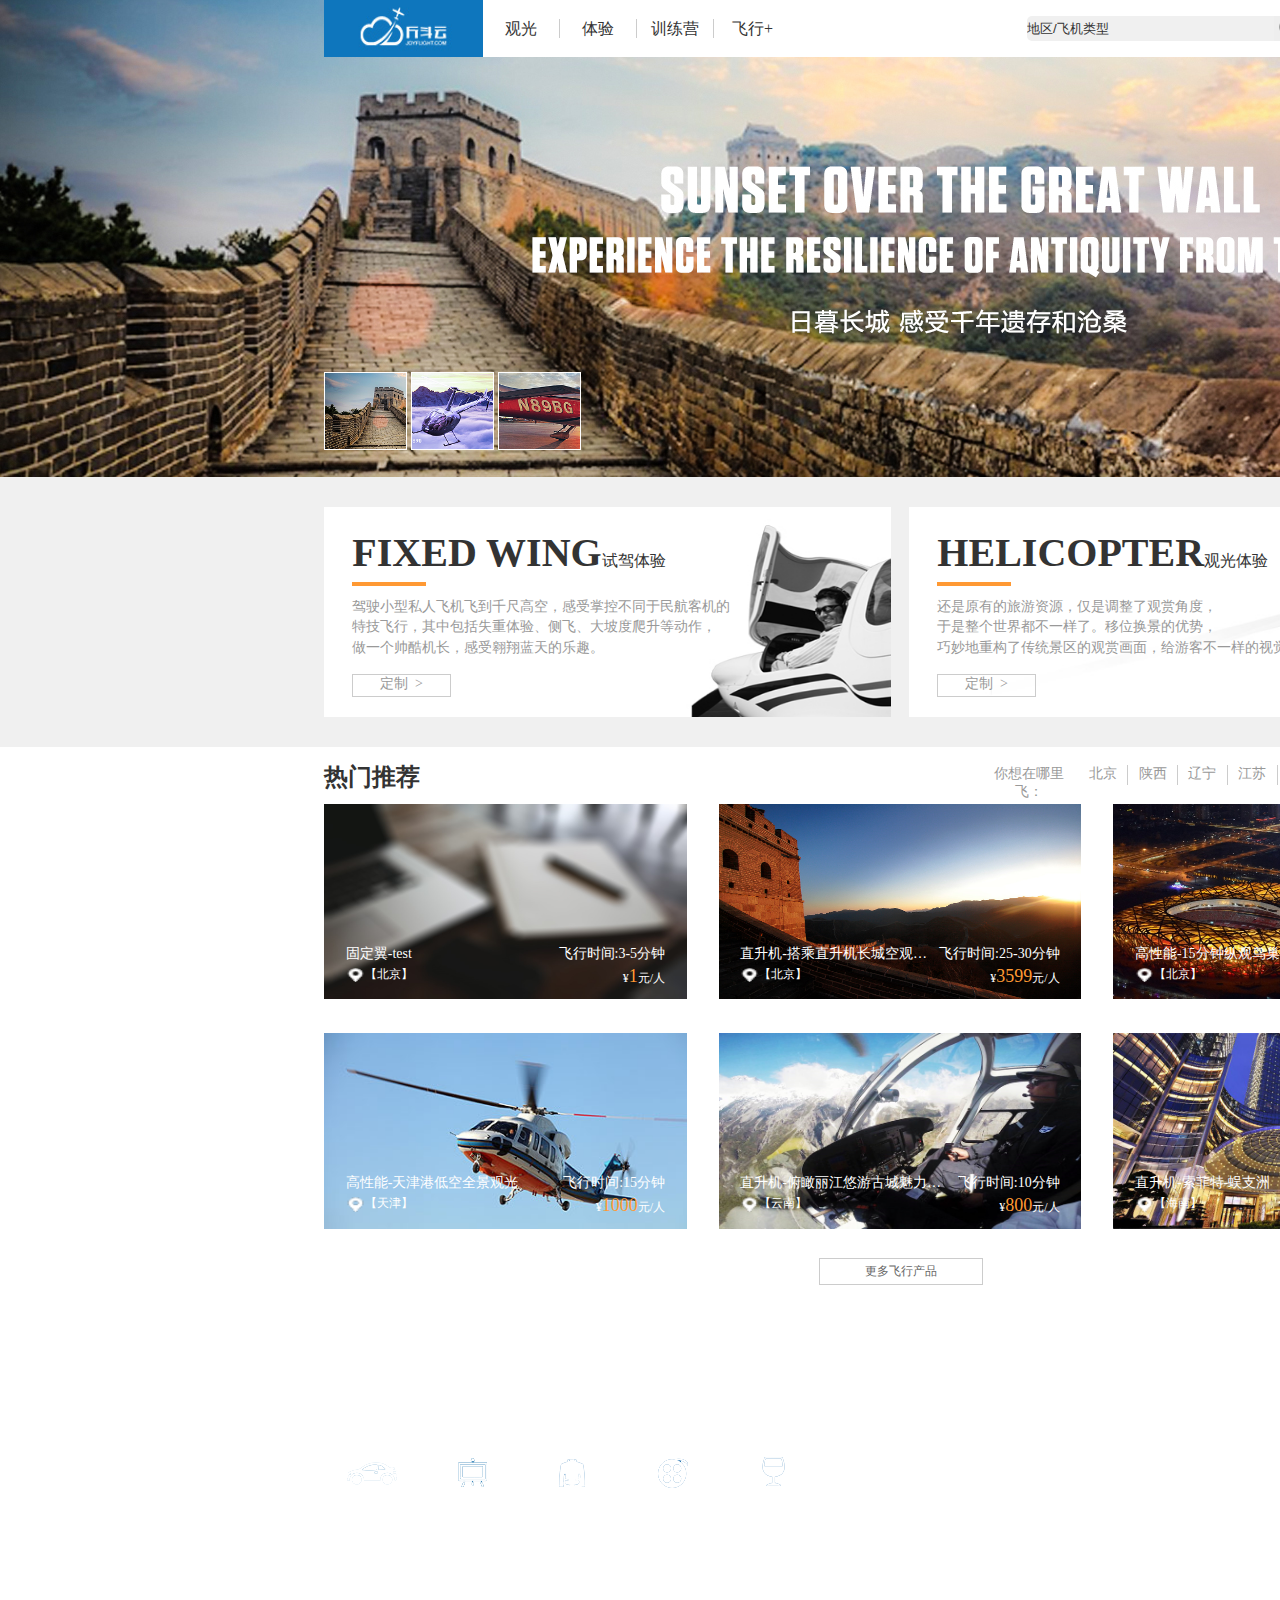
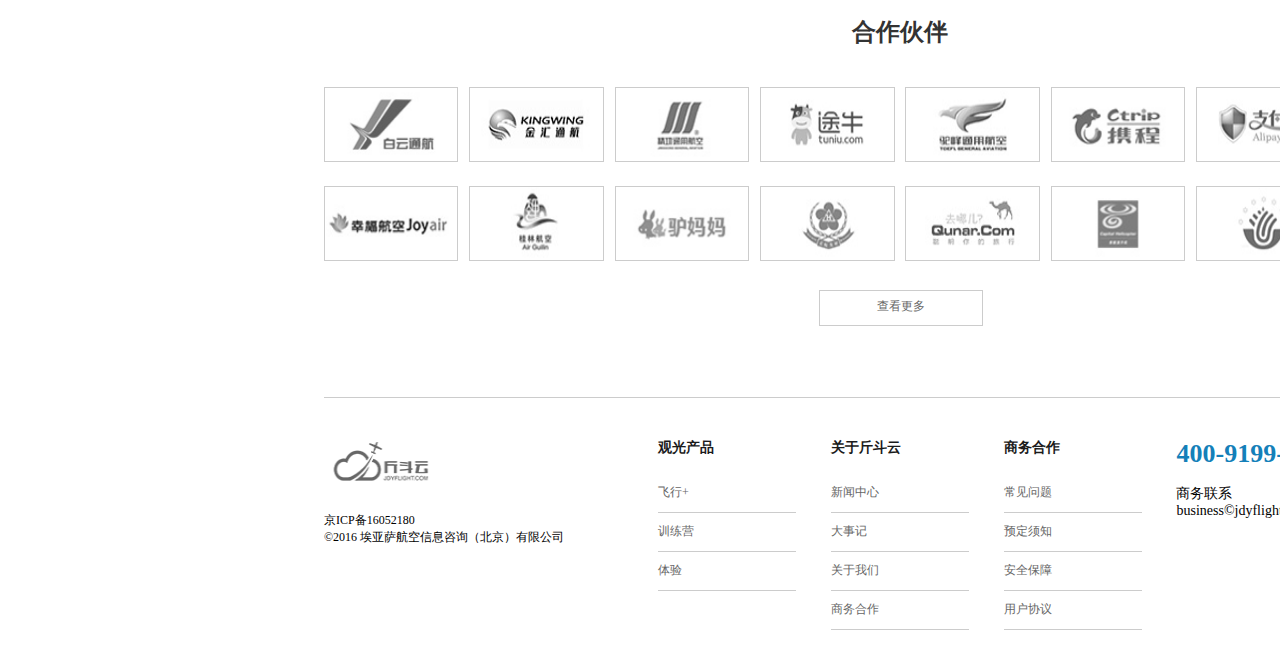
<file: index.html>
<!DOCTYPE HTML>
<html>
<head>
<meta http-equiv="Content-Type" content="text/html; charset=utf-8">
<title>website index</title>
<link rel="stylesheet" type="text/css" href="css/css index.css">
<!--<script src="js/jsindex.js"></script>-->

</head>

<body>
<!--头部框架-->
<header>
  <nav>
    <a href="index.html"><img class="logo" src="images/imagesindex/logo.png"></a>
     <ul> 
       <li><a href="websitesecondpage.html">观光</a></li>
       <li><a href="websitethirhpage.html">体验</a></li>
       <li> <a href="websitefourthpage.html">训练营</a></li>
       <li><a href="websitefifthpage.html">飞行+</a></li>
     </ul>
     <div class="searchbox">
       <input type="text" value="地区/飞机类型">
       <img  class="searchlogo" src="images/imagesindex/searchlogo.png">
     </div>
     <p>登录</p>
     <p>注册</p>
  </nav>
  <ul class="secondul">
    <li><img src="images/imagesindex/liimg1.png"></li>
    <li><img src="images/imagesindex/liimg2.png"></li>
    <li><img src="images/imagesindex/liimg3.png"></li>
  </ul>
</header>
<!--头部框架结束-->
<!--第二部分部框架-->
<div class="secondsection">
   <div>
      
        <h3>fixed wing<span>试驾体验</span></h3>
        <hr>
        <p>驾驶小型私人飞机飞到千尺高空，感受掌控不同于民航客机的</p>
        <p> 特技飞行，其中包括失重体验、侧飞、大坡度爬升等动作，</p>
        <p>做一个帅酷机长，感受翱翔蓝天的乐趣。</p>
        <p>定制&nbsp;&nbsp;></p>
   </div>
   <div>
      <h3>helicopter<span>观光体验</span></h3>
      <hr>
      <p>还是原有的旅游资源，仅是调整了观赏角度，</p>
      <p>于是整个世界都不一样了。移位换景的优势，</p>
      <p>巧妙地重构了传统景区的观赏画面，给游客不一样的视觉享受。</p>
      <p>定制&nbsp;&nbsp;></p>
   </div>
</div>
<!-- 第二部分框架结束-->
<!--第三部分框架-->
<div class="threthsection">
   <div class="addressdiv">
      <h2>热门推荐</h2>
      <ul>
        <p>你想在哪里飞：</p>
        <li>北京</li>
        <li>陕西</li>
        <li>辽宁</li>
        <li>江苏</li>
        <li>浙江</li>
        <li>云南</li>
        <li>山西</li>
        <li>四川</li>
      </ul>
   </div>
   <div class="imagediv">
        <div>
          <img src="images/imagesindex/img6.jpg" alt="text"> 
          <div class="fgdiv">
            <p>固定翼-test<span class="timespan">飞行时间:3-5分钟</span></p>
            <div class="addresslogo">
               <div> <img src="images/imagesindex/img0.png"></div>
               <div>【北京】</div>
               <div>&yen;<span class="numspan">1</span>元/人</div>
            </div>
          </div>
       </div>
       <div>
          <img src="images/imagesindex/img1.jpg" alt="text"> 
           <div class="fgdiv">
            <p>直升机-搭乘直升机长城空观…<span class="timespan">飞行时间:25-30分钟</span></p>
            <div class="addresslogo">
               <div> <img src="images/imagesindex/img0.png"></div>
               <div>【北京】</div>
               <div>&yen;<span class="numspan">3599</span>元/人</div>
            </div>
          </div>
       </div>
       <div>
          <img src="images/imagesindex/img2.jpg" alt="text"> 
           <div class="fgdiv">
            <p>高性能-15分钟纵观鸟巢风光<span class="timespan">飞行时间:15-20分钟</span></p>
            <div class="addresslogo">
               <div> <img src="images/imagesindex/img0.png"></div>
               <div>【北京】</div>
               <div>&yen;<span class="numspan">2280</span>元/人</div>
            </div>
          </div>
       </div>
       <div>
           <img src="images/imagesindex/img3.jpg" alt="text"> 
            <div class="fgdiv">
            <p>高性能-天津港低空全景观光<span class="timespan">飞行时间:15分钟</span></p>
            <div class="addresslogo">
               <div> <img src="images/imagesindex/img0.png"></div>
               <div>【天津】</div>
               <div>&yen;<span class="numspan">1000</span>元/人</div>
            </div>
          </div>
       </div>
       <div>
           <img src="images/imagesindex/img5.jpg" alt="text"> 
            <div class="fgdiv">
            <p>直升机-俯瞰丽江悠游古城魅力…<span class="timespan">飞行时间:10分钟</span></p>
            <div class="addresslogo">
               <div> <img src="images/imagesindex/img0.png"></div>
               <div>【云南】</div>
               <div>&yen;<span class="numspan">800</span>元/人</div>
            </div>
          </div>
       </div>
       <div>
           <img src="images/imagesindex/img4.jpg" alt="text"> 
            <div class="fgdiv">
            <p>直升机-索菲特-蜈支洲<span class="timespan">飞行时间:15分钟</span></p>
            <div class="addresslogo">
               <div> <img src="images/imagesindex/img0.png"></div>
               <div>【海南】</div>
               <div>&yen;<span class="numspan">1200</span>元/人</div>
            </div>
          </div>
       </div>
   </div>
   <div class="txtdiv">
      <p>更多飞行产品</p>
   </div>
</div>
<!--第三部分框架结束-->
<!--第四部分框架-->
<div class="fouthsection">
   <div>
       <p>我们已帮助<span>2022000</span>小伙伴完成了飞行梦想</p>
       <ul>
          <li>
             <img class="smallimg" src="images/imagesindex/imgdz2.png">
             <p class="smalltxt">专车接送</p>
          </li>
          <li>
             <img class="smallimg" src="images/imagesindex/imgdz3.png">
             <p class="smalltxt">飞行常识培训</p>
          </li>
          <li>
             <img class="smallimg" src="images/imagesindex/imgdz4.png">
             <p class="smalltxt">飞行专业服装</p>
          </li>
          <li>
             <img class="smallimg" src="images/imagesindex/imgdz5.png">
             <p class="smalltxt">空中路程影像</p>
          </li>
          <li>
             <img class="smallimg" src="images/imagesindex/imgdz6.png">
             <p class="smalltxt">飞行大party</p>
          </li>
       </ul>
   </div>
   <div>
      <h4>跟我们一起去体验 云中行！</h4>
      <div class="fouthright">
        <p>您的行程自己定制</p>
        <p>定制行程</p>
        <img src="images/imagesindex/imgdz1.png">
      </div>
   </div>
</div>
<!--第四部分框架结束-->
<!--第五部分框架-->
<div class="fifthsection">
  <div class="fifdiv">
     <h2>合作伙伴</h2>
     <ul class="fifthul">
       <li><img src="images/imagesindex/aimg1.png"></li>
       <li><img src="images/imagesindex/aimg2.png"></li>
       <li><img src="images/imagesindex/aimg3.png"></li>
       <li><img src="images/imagesindex/aimg5.png"></li>
       <li><img src="images/imagesindex/aimg6.png"></li>
       <li><img src="images/imagesindex/aimg7.png"></li>
       <li><img src="images/imagesindex/aimg8.png"></li>
       <li><img src="images/imagesindex/aimg9.png"></li>
       <li><img src="images/imagesindex/aimg10.png"></li>
       <li><img src="images/imagesindex/aimg11.png"></li>
       <li><img src="images/imagesindex/aimg12.png"></li>
       <li><img src="images/imagesindex/aimg13.png"></li>
       <li><img src="images/imagesindex/aimg14.png"></li>
       <li><img src="images/imagesindex/aimg16.png"></li>
       <li><img src="images/imagesindex/aimg17.png"></li>
       <li><img src="images/imagesindex/aimg18.png"></li>
     </ul>
     <div class="chadiv">
       <p>查看更多</p>
     </div>
   </div>
</div>     
<!--第五部分框架结束-->
<!--尾部部框架-->
<footer>
    <div class="footdiv">
       <div>
         <div class="footlogo"><img src="images/imagesindex/fimg1.png"></div>
         <p class="firstp">京ICP备16052180</p>
         <p>&copy;2016 埃亚萨航空信息咨询（北京）有限公司</p>
       </div>
       <div>
          <h4>观光产品</h4>
          <ul>
             <li>飞行+</li>
             <li>训练营</li>
             <li>体验</li>
          </ul>
       </div>
       <div>
          <h4>关于斤斗云</h4>
          <ul>
             <li>新闻中心</li>
             <li>大事记</li>
             <li>关于我们</li>
             <li>商务合作</li>
          </ul>
       </div>
       <div>
            <h4>商务合作</h4>
          <ul>
             <li>常见问题</li>
             <li>预定须知</li>
             <li>安全保障</li>
             <li>用户协议</li>
          </ul>
       </div>
       <div>
          <h6>400-9199-890</h6>
          <p>商务联系</p>
          <p>business&copy;jdyflight.com</p>
       </div>
       <div>
          <img src="images/imagesindex/ewm.png">
       </div>
    </div>
</footer>
<!--尾部框架结束-->
<div class="activediv">
    <div>
        <img src="images/imagesindex/actimg1.png">
         <div class="oneimg">
             <img src="images/imagesindex/oneimg.png">
         </div> 
    </div>
    <div>
       <img src="images/imagesindex/actimg2.png">
       
         <div class="kftel">
           <p>客服电话：400-9199-890</p>
            <div class="telimg">
             <img src="images/imagesindex/telimg.png">
           </div> 
         </div>
    
    </div>
  <div>
      <img src="images/imagesindex/active3.png">
      <div class="activeewm">
          <div class="smalldiv">
             <img src="images/imagesindex/threeimg.png">
          </div>
          <div class="bigdiv">
             <img src="images/imagesindex/ewm.jpg">
          </div>
      </div>
  </div>
  <div class="lastdiv">
      <img src="images/imagesindex/acting4.png">
       <div class="fourimg">
             <img src="images/imagesindex/fourimg.png">
       </div> 
  </div>
</div>
</body>
</html>
</file>
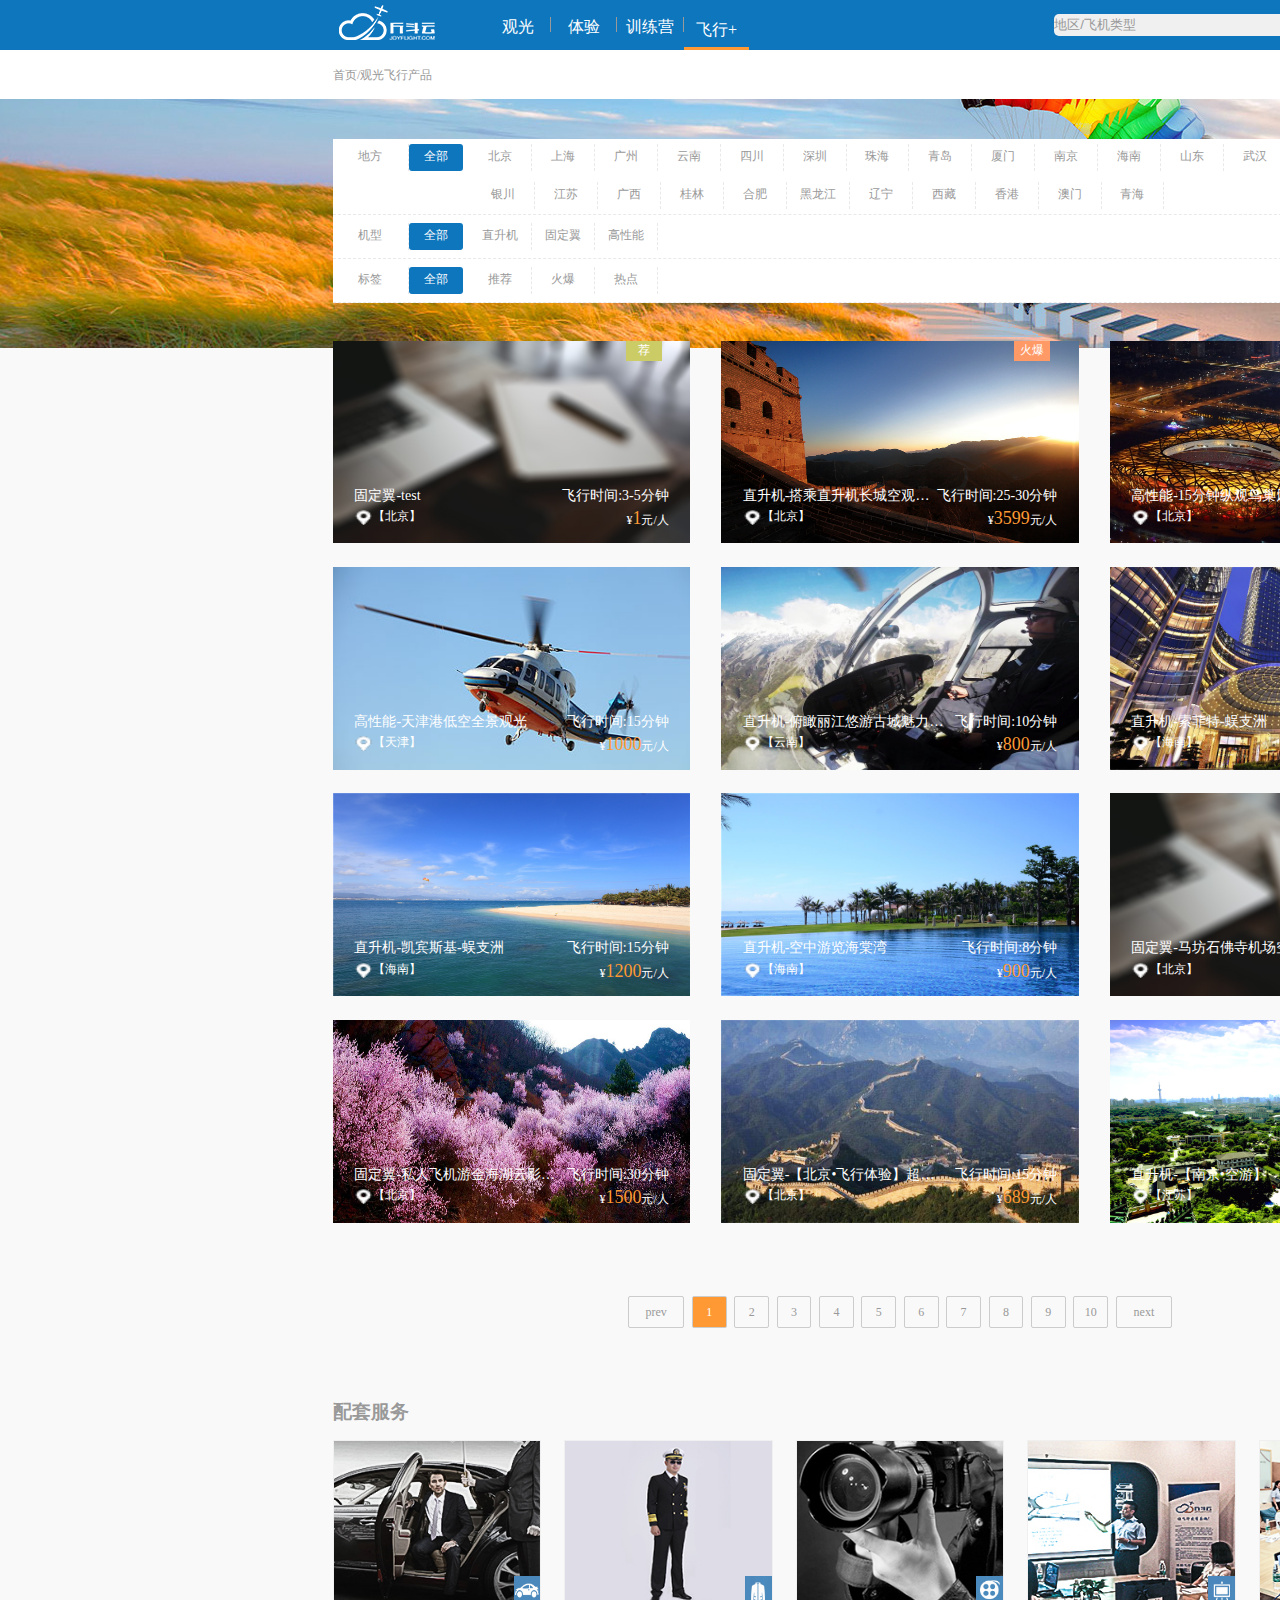
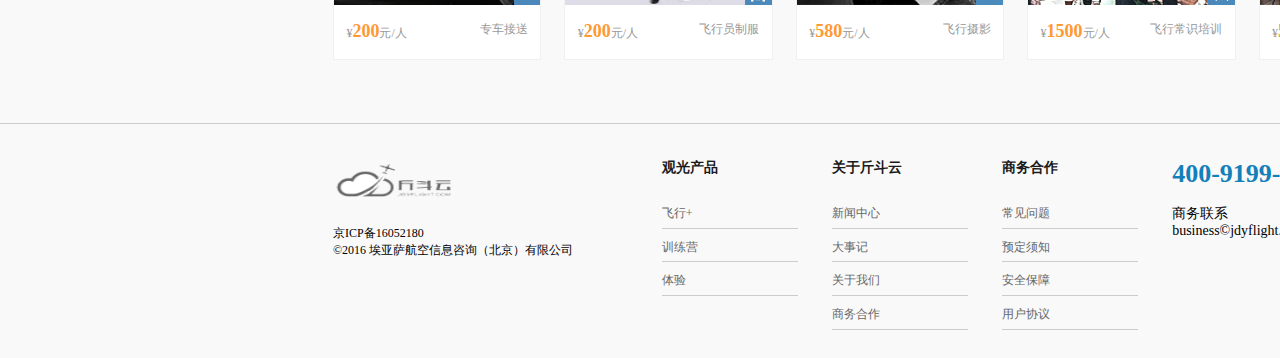
<file: websitefifthpage.html>
<!DOCTYPE HTML>
<html>
<head>
<meta http-equiv="Content-Type" content="text/html; charset=utf-8">
<title>websitefifthpage</title>
<link rel="stylesheet" type="text/css" href="css/css fifthpage.css">
<!--<script src="js/jssecondpage.js"></script>-->

</head>

<body>
<!--头部框架-->
<header>
<!--导航栏框架-->
 <div>
  <nav>
     <a href="index.html"><img class="logo" src="images/imagessecondpage/bglogo0.png"></a>
     <ul> 
        <li><a href="websitesecondpage.html">观光</a></li>
        <li><a href="websitethirhpage.html">体验</a></li>
        <li><a href="websitefourthpage.html">训练营</a></li>
        <li><a href="websitefifthpage.html">飞行+</a></li>
     </ul>
     <div class="searchbox">
       <input type="text" value="地区/飞机类型">
       <img  class="searchlogo" src="images/imagessecondpage/searchlogo.png">
     </div>
     <p>登录</p>
     <p>注册</p>
   </nav>
  </div>
  <!--头部第二部分框架-->
  <div>
     <div class="teldiv">
        <p>首页/观光飞行产品</p>
        <p><img src="images/imagessecondpage/tellogo.png">400-9199-890</p>
     </div>
  </div>
</header>
<!--第二部分框架-->
<section>
<!--第二部分的表单框架-->
   <div class="bddiv">
      <div class="bdfdiv">
        <ul>
          <li class="placeli">地方</li>
          <li class="qbli">全部</li>
       </ul>
       <ul>
         <li>北京</li>
         <li>上海</li>
         <li>广州</li>
         <li>云南</li>
         <li>四川</li>
         <li>深圳</li>
         <li>珠海</li>
         <li>青岛</li>
         <li>厦门</li>
         <li>南京</li>
         <li>海南</li>
         <li>山东</li>
         <li>武汉</li>
         <li>河南</li>
      </ul>
      <ul>
         <li>银川</li>
         <li>江苏</li>
         <li>广西</li>
         <li>桂林</li>
         <li>合肥</li>
         <li>黑龙江</li>
         <li>辽宁</li>
         <li>西藏</li>
         <li>香港</li>
         <li>澳门</li>
         <li>青海</li>
      </ul>
     <p>更多&nbsp;<span>></span></p>
     </div>
     <div class="bdsdiv">  
         <ul>
          <li class="placeli">机型</li>
          <li class="qbli">全部</li>
        </ul>
        <ul>
         <li>直升机</li>
         <li>固定翼</li>
         <li>高性能</li>
         </ul>
     </div>
     <div class="bdsdiv">
         <ul>
          <li class="placeli">标签</li>
          <li class="qbli">全部</li>
        </ul>
        <ul>
         <li>推荐</li>
         <li>火爆</li>
         <li>热点</li>
         </ul>
     </div>
   </div>

 <!--第二部分的图片框架-->
   <div class="imagediv">
        <div>
          <img src="images/imagesindex/img6.jpg" alt="text"> 
          <div class="topfgc">荐</div>
          <div class="fgdiv">
            <p>固定翼-test<span class="timespan">飞行时间:3-5分钟</span></p>
            <div class="addresslogo">
               <div> <img src="images/imagesindex/img0.png"></div>
               <div>【北京】</div>
               <div>&yen;<span class="numspan">1</span>元/人</div>
            </div>
          </div>
       </div>
       <div>
          <img src="images/imagesindex/img1.jpg" alt="text"> 
           <div class="topsfgc">火爆</div>
           <div class="fgdiv">
            <p>直升机-搭乘直升机长城空观…<span class="timespan">飞行时间:25-30分钟</span></p>
            <div class="addresslogo">
               <div> <img src="images/imagesindex/img0.png"></div>
               <div>【北京】</div>
               <div>&yen;<span class="numspan">3599</span>元/人</div>
            </div>
          </div>
       </div>
       <div>
          <img src="images/imagesindex/img2.jpg" alt="text"> 
           <div class="toptfgc">HOT</div>
           <div class="fgdiv">
            <p>高性能-15分钟纵观鸟巢风光<span class="timespan">飞行时间:15-20分钟</span></p>
            <div class="addresslogo">
               <div> <img src="images/imagesindex/img0.png"></div>
               <div>【北京】</div>
               <div>&yen;<span class="numspan">2280</span>元/人</div>
            </div>
          </div>
       </div>
       <div>
           <img src="images/imagesindex/img3.jpg" alt="text"> 
            <div class="fgdiv">
            <p>高性能-天津港低空全景观光<span class="timespan">飞行时间:15分钟</span></p>
            <div class="addresslogo">
               <div> <img src="images/imagesindex/img0.png"></div>
               <div>【天津】</div>
               <div>&yen;<span class="numspan">1000</span>元/人</div>
            </div>
          </div>
       </div>
       <div>
           <img src="images/imagesindex/img5.jpg" alt="text"> 
            <div class="fgdiv">
            <p>直升机-俯瞰丽江悠游古城魅力…<span class="timespan">飞行时间:10分钟</span></p>
            <div class="addresslogo">
               <div> <img src="images/imagesindex/img0.png"></div>
               <div>【云南】</div>
               <div>&yen;<span class="numspan">800</span>元/人</div>
            </div>
          </div>
       </div>
       <div>
           <img src="images/imagesindex/img4.jpg" alt="text"> 
            <div class="fgdiv">
            <p>直升机-索菲特-蜈支洲<span class="timespan">飞行时间:15分钟</span></p>
            <div class="addresslogo">
               <div> <img src="images/imagesindex/img0.png"></div>
               <div>【海南】</div>
               <div>&yen;<span class="numspan">1200</span>元/人</div>
            </div>
          </div>
       </div>
        <div>
           <img src="images/imagessecondpage/img14.jpg" alt="text"> 
            <div class="fgdiv">
            <p>直升机-凯宾斯基-蜈支洲<span class="timespan">飞行时间:15分钟</span></p>
            <div class="addresslogo">
               <div> <img src="images/imagesindex/img0.png"></div>
               <div>【海南】</div>
               <div>&yen;<span class="numspan">1200</span>元/人</div>
            </div>
          </div>
       </div>
        <div>
           <img src="images/imagessecondpage/img13.jpg" alt="text"> 
            <div class="fgdiv">
            <p>直升机-空中游览海棠湾<span class="timespan">飞行时间:8分钟</span></p>
            <div class="addresslogo">
               <div> <img src="images/imagesindex/img0.png"></div>
               <div>【海南】</div>
               <div>&yen;<span class="numspan">900</span>元/人</div>
            </div>
          </div>
       </div>
        <div>
          <img src="images/imagesindex/img6.jpg" alt="text"> 
          <div class="fgdiv">
            <p>固定翼-马坊石佛寺机场空飞…<span class="timespan">飞行时间:10分钟</span></p>
            <div class="addresslogo">
               <div> <img src="images/imagesindex/img0.png"></div>
               <div>【北京】</div>
               <div>&yen;<span class="numspan">1000</span>元/人</div>
            </div>
          </div>
       </div>
        <div>
          <img src="images/imagessecondpage/img11.jpg" alt="text"> 
          <div class="fgdiv">
            <p>固定翼-私人飞机游金海湖云影…<span class="timespan">飞行时间:30分钟</span></p>
            <div class="addresslogo">
               <div> <img src="images/imagesindex/img0.png"></div>
               <div>【北京】</div>
               <div>&yen;<span class="numspan">1500</span>元/人</div>
            </div>
          </div>
       </div>
         <div>
          <img src="images/imagessecondpage/img10.jpg" alt="text"> 
          <div class="fgdiv">
            <p>固定翼-【北京•飞行体验】超…<span class="timespan">飞行时间:15分钟</span></p>
            <div class="addresslogo">
               <div> <img src="images/imagesindex/img0.png"></div>
               <div>【北京】</div>
               <div>&yen;<span class="numspan">689</span>元/人</div>
            </div>
          </div>
       </div>
       <div>
           <img src="images/imagessecondpage/img9.jpg" alt="text"> 
            <div class="fgdiv">
            <p>直升机-【南京•空游】<span class="timespan">飞行时间:20分钟</span></p>
            <div class="addresslogo">
               <div> <img src="images/imagesindex/img0.png"></div>
               <div>【江苏】</div>
               <div>&yen;<span class="numspan">1999</span>元/人</div>
            </div>
          </div>
       </div>
   
   </div>
 <!--第二部分的页数框架-->
   <div class="ysdiv">
       <ul>
           <li>prev</li>
           <li>1</li>
           <li>2</li>
           <li>3</li>
           <li>4</li>
           <li>5</li>
           <li>6</li>
           <li>7</li>
           <li>8</li>
           <li>9</li>
           <li>10</li>
           <li>next</li>
       </ul>
   </div>
</section>
<!--第三部分框架-->
<div class="thirhsection">
    <div class="thirhdiv">
      <div>
        <h3>配套服务</h3>
        <h5>更多推荐服务</h5>
      </div>
      <div class="thirhimg">
         <div>
            <img src="images/imagessecondpage/img1.jpg">
              所有城市内专车接送至起飞目的地
            <div class="slogofgc">
               <img src="images/imagessecondpage/logo0.png">
            </div>
            <div class="txtfgc">
               <p>&yen;<span>200</span>元/人</p>
               <p>专车接送</p>
            </div>
         </div>
         <div>
           <img src="images/imagessecondpage/img2.jpg">
           量身定制高端机长制服
            <div class="slogofgc">
               <img src="images/imagessecondpage/logo3.png">
            </div>
            <div class="txtfgc">
               <p>&yen;<span>200</span>元/人</p>
               <p>飞行员制服</p>
            </div>
         </div>
         <div>
           <img src="images/imagessecondpage/img3.jpg">
           专业摄影师+专业器材
            <div class="slogofgc">
               <img src="images/imagessecondpage/logo2.png">
            </div>
            <div class="txtfgc">
               <p>&yen;<span>580</span>元/人</p>
               <p>飞行摄影</p>
            </div>
         </div>
         <div>
           <img src="images/imagessecondpage/ing4.jpg">
           了解飞行基本原理 飞行基本常识等知识
            <div class="slogofgc">
               <img src="images/imagessecondpage/logo1.png">
            </div>
            <div class="txtfgc">
               <p>&yen;<span>1500</span>元/人</p>
               <p>飞行常识培训</p>
            </div>
         </div>
         <div>
           <img src="images/imagessecondpage/img5.jpg">
           一个飞行爱好者的休闲派对
            <div class="slogofgc">
               <img src="images/imagessecondpage/logo5.png">
            </div>
            <div class="txtfgc">
               <p>&yen;<span>500</span>元/人</p>
               <p>飞行大party</p>
            </div>
         </div>
      </div>
    </div>
</div>
<!--尾部框架-->
<footer>
  
   <div class="footdiv">
       <div>
         <div class="footlogo"><img src="images/imagessecondpage/footlogo.png"></div>
         <p class="firstp">京ICP备16052180</p>
         <p>&copy;2016 埃亚萨航空信息咨询（北京）有限公司</p>
       </div>
       <div>
          <h4>观光产品</h4>
          <ul>
             <li>飞行+</li>
             <li>训练营</li>
             <li>体验</li>
          </ul>
       </div>
       <div>
          <h4>关于斤斗云</h4>
          <ul>
             <li>新闻中心</li>
             <li>大事记</li>
             <li>关于我们</li>
             <li>商务合作</li>
          </ul>
       </div>
       <div>
            <h4>商务合作</h4>
          <ul>
             <li>常见问题</li>
             <li>预定须知</li>
             <li>安全保障</li>
             <li>用户协议</li>
          </ul>
       </div>
       <div>
          <h6>400-9199-890</h6>
          <p>商务联系</p>
          <p>business&copy;jdyflight.com</p>
       </div>
       <div>
          <img src="images/imagessecondpage/ewm1.png">
       </div>
   </div>
</footer>
</body>
</html>
</file>
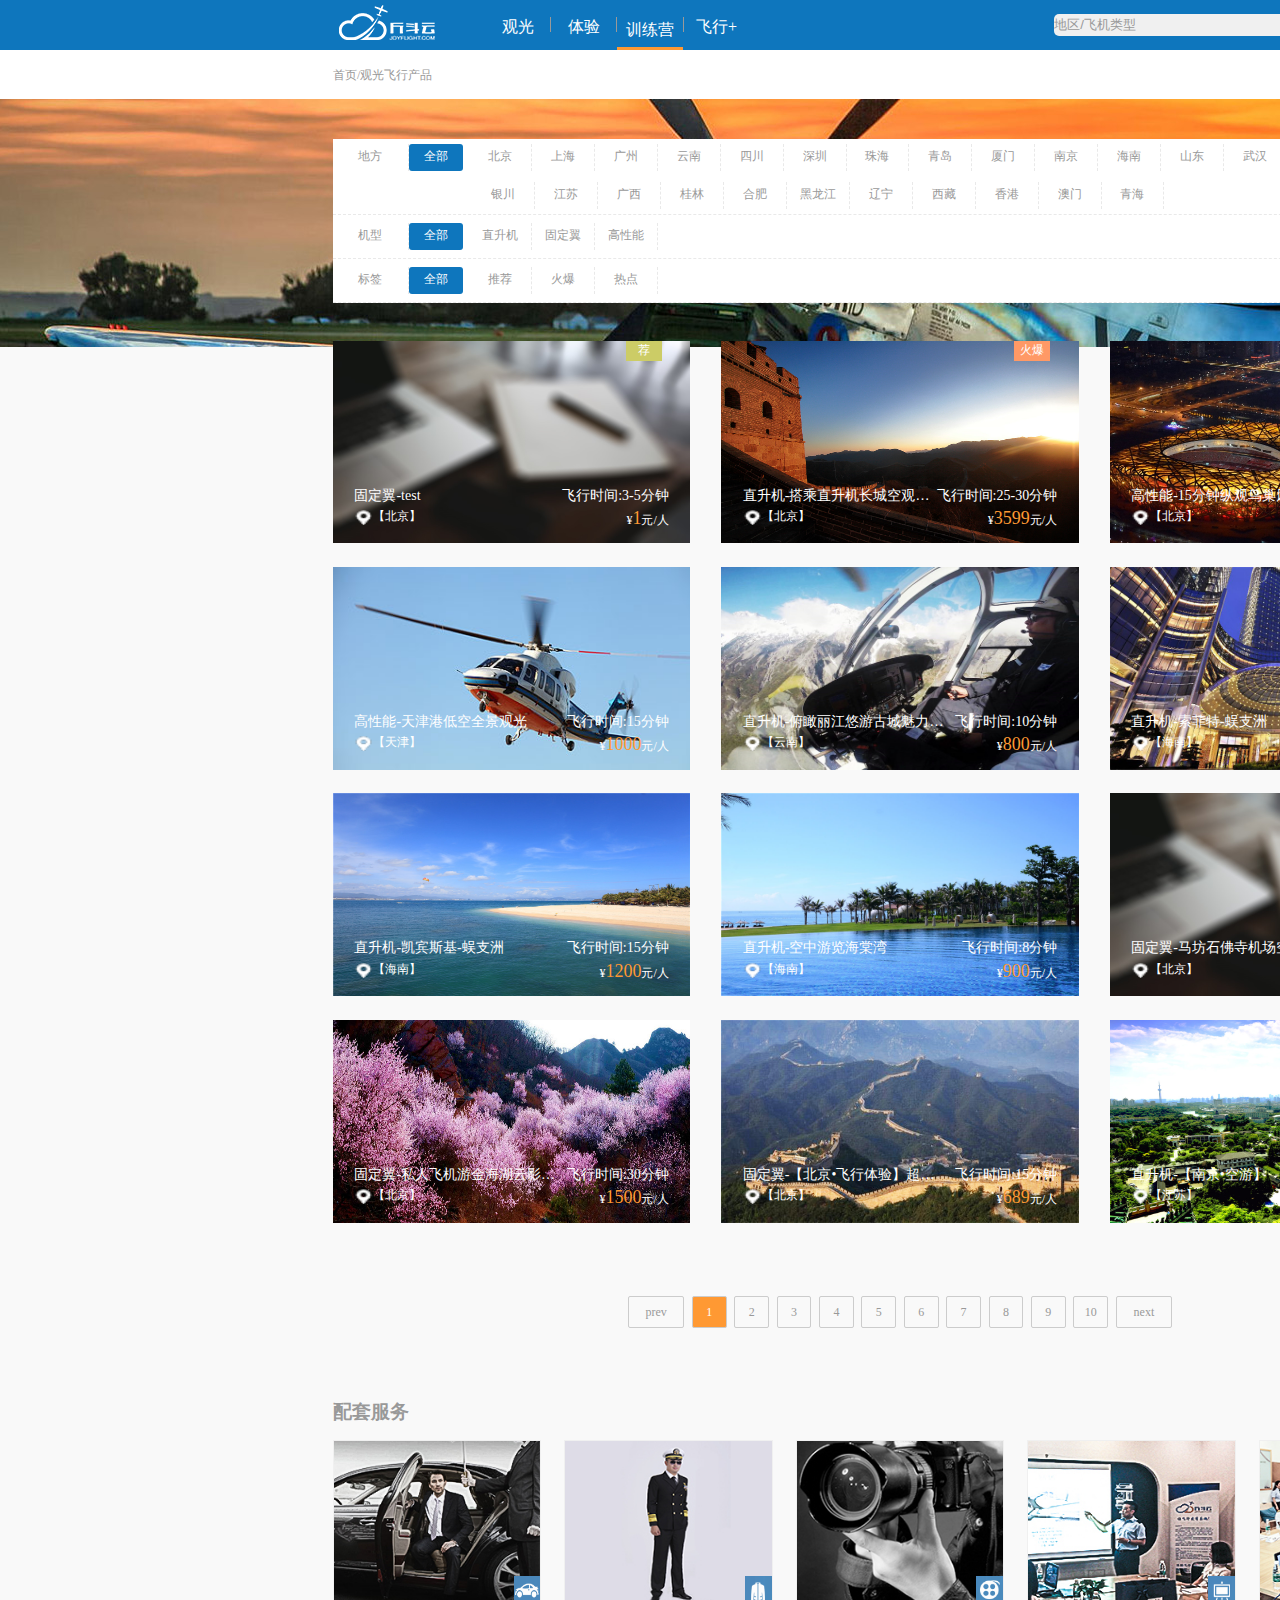
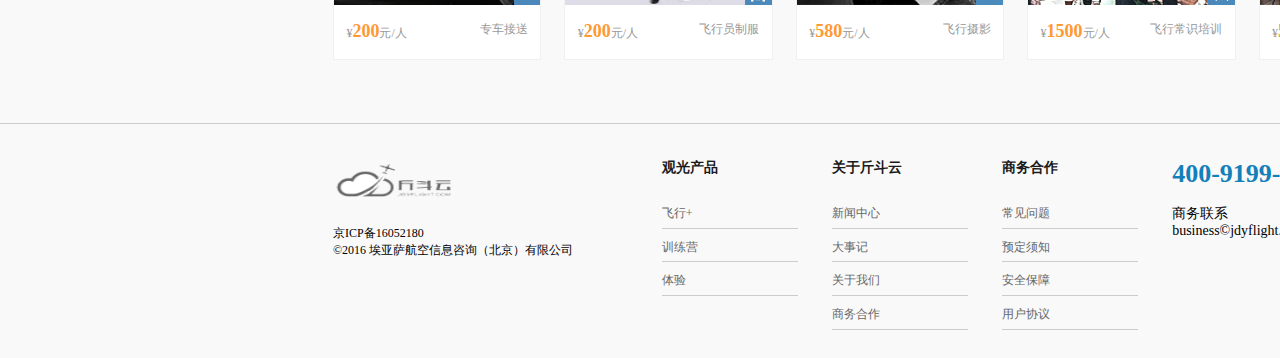
<file: websitefourthpage.html>
<!DOCTYPE HTML>
<html>
<head>
<meta http-equiv="Content-Type" content="text/html; charset=utf-8">
<title>websitefourthpage</title>
<link rel="stylesheet" type="text/css" href="css/css fourthpage.css">
<!--<script src="js/jssecondpage.js"></script>-->

</head>

<body>
<!--头部框架-->
<header>
<!--导航栏框架-->
 <div>
  <nav>
     <a href="index.html"><img class="logo" src="images/imagessecondpage/bglogo0.png"></a>
     <ul> 
        <li><a href="websitesecondpage.html">观光</a></li>
        <li><a href="websitethirhpage.html">体验</a></li>
        <li><a href="websitefourthpage.html">训练营</a></li>
        <li><a href="websitefifthpage.html">飞行+</a></li>
     </ul>
     <div class="searchbox">
       <input type="text" value="地区/飞机类型">
       <img  class="searchlogo" src="images/imagessecondpage/searchlogo.png">
     </div>
     <p>登录</p>
     <p>注册</p>
   </nav>
  </div>
  <!--头部第二部分框架-->
  <div>
     <div class="teldiv">
        <p>首页/观光飞行产品</p>
        <p><img src="images/imagessecondpage/tellogo.png">400-9199-890</p>
     </div>
  </div>
</header>
<!--第二部分框架-->
<section>
<!--第二部分的表单框架-->
   <div class="bddiv">
      <div class="bdfdiv">
        <ul>
          <li class="placeli">地方</li>
          <li class="qbli">全部</li>
       </ul>
       <ul>
         <li>北京</li>
         <li>上海</li>
         <li>广州</li>
         <li>云南</li>
         <li>四川</li>
         <li>深圳</li>
         <li>珠海</li>
         <li>青岛</li>
         <li>厦门</li>
         <li>南京</li>
         <li>海南</li>
         <li>山东</li>
         <li>武汉</li>
         <li>河南</li>
      </ul>
      <ul>
         <li>银川</li>
         <li>江苏</li>
         <li>广西</li>
         <li>桂林</li>
         <li>合肥</li>
         <li>黑龙江</li>
         <li>辽宁</li>
         <li>西藏</li>
         <li>香港</li>
         <li>澳门</li>
         <li>青海</li>
      </ul>
     <p>更多&nbsp;<span>></span></p>
     </div>
     <div class="bdsdiv">  
         <ul>
          <li class="placeli">机型</li>
          <li class="qbli">全部</li>
        </ul>
        <ul>
         <li>直升机</li>
         <li>固定翼</li>
         <li>高性能</li>
         </ul>
     </div>
     <div class="bdsdiv">
         <ul>
          <li class="placeli">标签</li>
          <li class="qbli">全部</li>
        </ul>
        <ul>
         <li>推荐</li>
         <li>火爆</li>
         <li>热点</li>
         </ul>
     </div>
   </div>

 <!--第二部分的图片框架-->
   <div class="imagediv">
        <div>
          <img src="images/imagesindex/img6.jpg" alt="text"> 
          <div class="topfgc">荐</div>
          <div class="fgdiv">
            <p>固定翼-test<span class="timespan">飞行时间:3-5分钟</span></p>
            <div class="addresslogo">
               <div> <img src="images/imagesindex/img0.png"></div>
               <div>【北京】</div>
               <div>&yen;<span class="numspan">1</span>元/人</div>
            </div>
          </div>
       </div>
       <div>
          <img src="images/imagesindex/img1.jpg" alt="text"> 
           <div class="topsfgc">火爆</div>
           <div class="fgdiv">
            <p>直升机-搭乘直升机长城空观…<span class="timespan">飞行时间:25-30分钟</span></p>
            <div class="addresslogo">
               <div> <img src="images/imagesindex/img0.png"></div>
               <div>【北京】</div>
               <div>&yen;<span class="numspan">3599</span>元/人</div>
            </div>
          </div>
       </div>
       <div>
          <img src="images/imagesindex/img2.jpg" alt="text"> 
           <div class="toptfgc">HOT</div>
           <div class="fgdiv">
            <p>高性能-15分钟纵观鸟巢风光<span class="timespan">飞行时间:15-20分钟</span></p>
            <div class="addresslogo">
               <div> <img src="images/imagesindex/img0.png"></div>
               <div>【北京】</div>
               <div>&yen;<span class="numspan">2280</span>元/人</div>
            </div>
          </div>
       </div>
       <div>
           <img src="images/imagesindex/img3.jpg" alt="text"> 
            <div class="fgdiv">
            <p>高性能-天津港低空全景观光<span class="timespan">飞行时间:15分钟</span></p>
            <div class="addresslogo">
               <div> <img src="images/imagesindex/img0.png"></div>
               <div>【天津】</div>
               <div>&yen;<span class="numspan">1000</span>元/人</div>
            </div>
          </div>
       </div>
       <div>
           <img src="images/imagesindex/img5.jpg" alt="text"> 
            <div class="fgdiv">
            <p>直升机-俯瞰丽江悠游古城魅力…<span class="timespan">飞行时间:10分钟</span></p>
            <div class="addresslogo">
               <div> <img src="images/imagesindex/img0.png"></div>
               <div>【云南】</div>
               <div>&yen;<span class="numspan">800</span>元/人</div>
            </div>
          </div>
       </div>
       <div>
           <img src="images/imagesindex/img4.jpg" alt="text"> 
            <div class="fgdiv">
            <p>直升机-索菲特-蜈支洲<span class="timespan">飞行时间:15分钟</span></p>
            <div class="addresslogo">
               <div> <img src="images/imagesindex/img0.png"></div>
               <div>【海南】</div>
               <div>&yen;<span class="numspan">1200</span>元/人</div>
            </div>
          </div>
       </div>
        <div>
           <img src="images/imagessecondpage/img14.jpg" alt="text"> 
            <div class="fgdiv">
            <p>直升机-凯宾斯基-蜈支洲<span class="timespan">飞行时间:15分钟</span></p>
            <div class="addresslogo">
               <div> <img src="images/imagesindex/img0.png"></div>
               <div>【海南】</div>
               <div>&yen;<span class="numspan">1200</span>元/人</div>
            </div>
          </div>
       </div>
        <div>
           <img src="images/imagessecondpage/img13.jpg" alt="text"> 
            <div class="fgdiv">
            <p>直升机-空中游览海棠湾<span class="timespan">飞行时间:8分钟</span></p>
            <div class="addresslogo">
               <div> <img src="images/imagesindex/img0.png"></div>
               <div>【海南】</div>
               <div>&yen;<span class="numspan">900</span>元/人</div>
            </div>
          </div>
       </div>
        <div>
          <img src="images/imagesindex/img6.jpg" alt="text"> 
          <div class="fgdiv">
            <p>固定翼-马坊石佛寺机场空飞…<span class="timespan">飞行时间:10分钟</span></p>
            <div class="addresslogo">
               <div> <img src="images/imagesindex/img0.png"></div>
               <div>【北京】</div>
               <div>&yen;<span class="numspan">1000</span>元/人</div>
            </div>
          </div>
       </div>
        <div>
          <img src="images/imagessecondpage/img11.jpg" alt="text"> 
          <div class="fgdiv">
            <p>固定翼-私人飞机游金海湖云影…<span class="timespan">飞行时间:30分钟</span></p>
            <div class="addresslogo">
               <div> <img src="images/imagesindex/img0.png"></div>
               <div>【北京】</div>
               <div>&yen;<span class="numspan">1500</span>元/人</div>
            </div>
          </div>
       </div>
         <div>
          <img src="images/imagessecondpage/img10.jpg" alt="text"> 
          <div class="fgdiv">
            <p>固定翼-【北京•飞行体验】超…<span class="timespan">飞行时间:15分钟</span></p>
            <div class="addresslogo">
               <div> <img src="images/imagesindex/img0.png"></div>
               <div>【北京】</div>
               <div>&yen;<span class="numspan">689</span>元/人</div>
            </div>
          </div>
       </div>
       <div>
           <img src="images/imagessecondpage/img9.jpg" alt="text"> 
            <div class="fgdiv">
            <p>直升机-【南京•空游】<span class="timespan">飞行时间:20分钟</span></p>
            <div class="addresslogo">
               <div> <img src="images/imagesindex/img0.png"></div>
               <div>【江苏】</div>
               <div>&yen;<span class="numspan">1999</span>元/人</div>
            </div>
          </div>
       </div>
   
   </div>
 <!--第二部分的页数框架-->
   <div class="ysdiv">
       <ul>
           <li>prev</li>
           <li>1</li>
           <li>2</li>
           <li>3</li>
           <li>4</li>
           <li>5</li>
           <li>6</li>
           <li>7</li>
           <li>8</li>
           <li>9</li>
           <li>10</li>
           <li>next</li>
       </ul>
   </div>
</section>
<!--第三部分框架-->
<div class="thirhsection">
    <div class="thirhdiv">
      <div>
        <h3>配套服务</h3>
        <h5>更多推荐服务</h5>
      </div>
      <div class="thirhimg">
         <div>
            <img src="images/imagessecondpage/img1.jpg">
              所有城市内专车接送至起飞目的地
            <div class="slogofgc">
               <img src="images/imagessecondpage/logo0.png">
            </div>
            <div class="txtfgc">
               <p>&yen;<span>200</span>元/人</p>
               <p>专车接送</p>
            </div>
         </div>
         <div>
           <img src="images/imagessecondpage/img2.jpg">
           量身定制高端机长制服
            <div class="slogofgc">
               <img src="images/imagessecondpage/logo3.png">
            </div>
            <div class="txtfgc">
               <p>&yen;<span>200</span>元/人</p>
               <p>飞行员制服</p>
            </div>
         </div>
         <div>
           <img src="images/imagessecondpage/img3.jpg">
           专业摄影师+专业器材
            <div class="slogofgc">
               <img src="images/imagessecondpage/logo2.png">
            </div>
            <div class="txtfgc">
               <p>&yen;<span>580</span>元/人</p>
               <p>飞行摄影</p>
            </div>
         </div>
         <div>
           <img src="images/imagessecondpage/ing4.jpg">
           了解飞行基本原理 飞行基本常识等知识
            <div class="slogofgc">
               <img src="images/imagessecondpage/logo1.png">
            </div>
            <div class="txtfgc">
               <p>&yen;<span>1500</span>元/人</p>
               <p>飞行常识培训</p>
            </div>
         </div>
         <div>
           <img src="images/imagessecondpage/img5.jpg">
           一个飞行爱好者的休闲派对
            <div class="slogofgc">
               <img src="images/imagessecondpage/logo5.png">
            </div>
            <div class="txtfgc">
               <p>&yen;<span>500</span>元/人</p>
               <p>飞行大party</p>
            </div>
         </div>
      </div>
    </div>
</div>
<!--尾部框架-->
<footer>
  
   <div class="footdiv">
       <div>
         <div class="footlogo"><img src="images/imagessecondpage/footlogo.png"></div>
         <p class="firstp">京ICP备16052180</p>
         <p>&copy;2016 埃亚萨航空信息咨询（北京）有限公司</p>
       </div>
       <div>
          <h4>观光产品</h4>
          <ul>
             <li>飞行+</li>
             <li>训练营</li>
             <li>体验</li>
          </ul>
       </div>
       <div>
          <h4>关于斤斗云</h4>
          <ul>
             <li>新闻中心</li>
             <li>大事记</li>
             <li>关于我们</li>
             <li>商务合作</li>
          </ul>
       </div>
       <div>
            <h4>商务合作</h4>
          <ul>
             <li>常见问题</li>
             <li>预定须知</li>
             <li>安全保障</li>
             <li>用户协议</li>
          </ul>
       </div>
       <div>
          <h6>400-9199-890</h6>
          <p>商务联系</p>
          <p>business&copy;jdyflight.com</p>
       </div>
       <div>
          <img src="images/imagessecondpage/ewm1.png">
       </div>
   </div>
</footer>
</body>
</html>
</file>
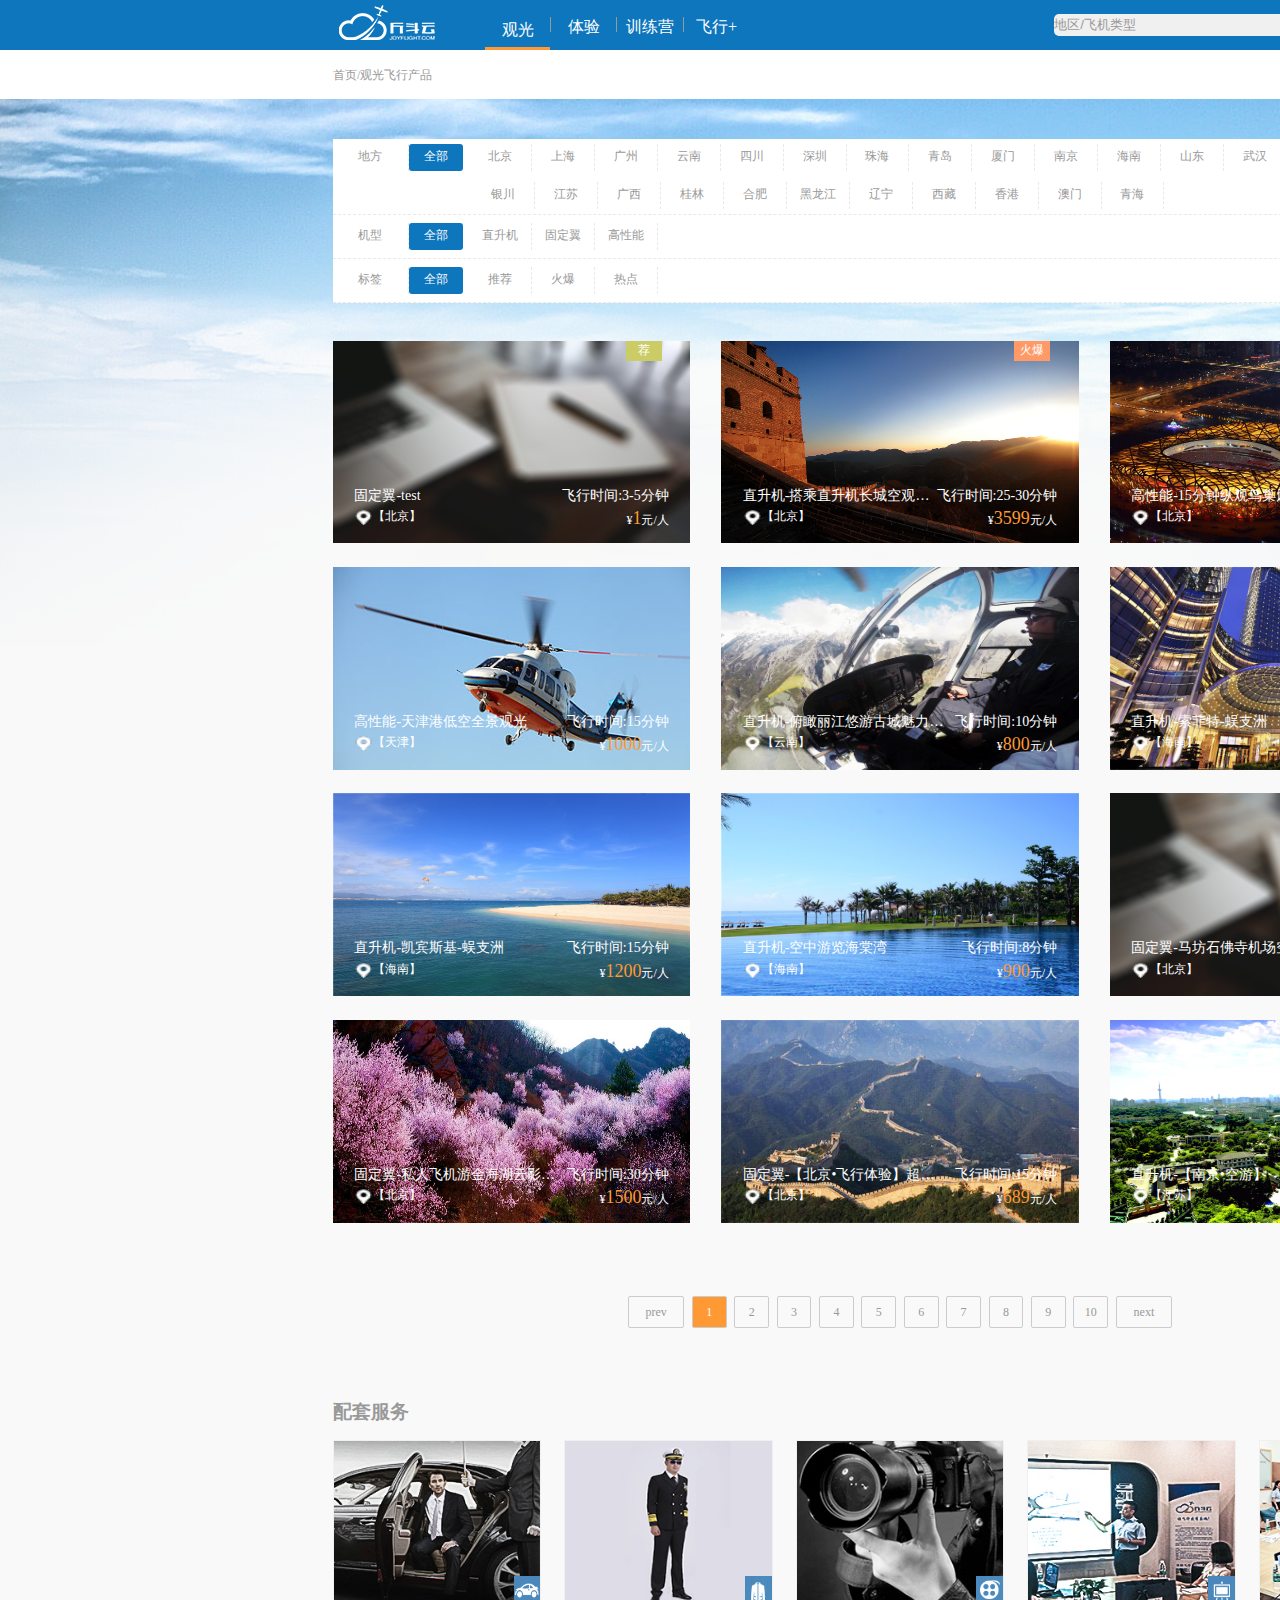
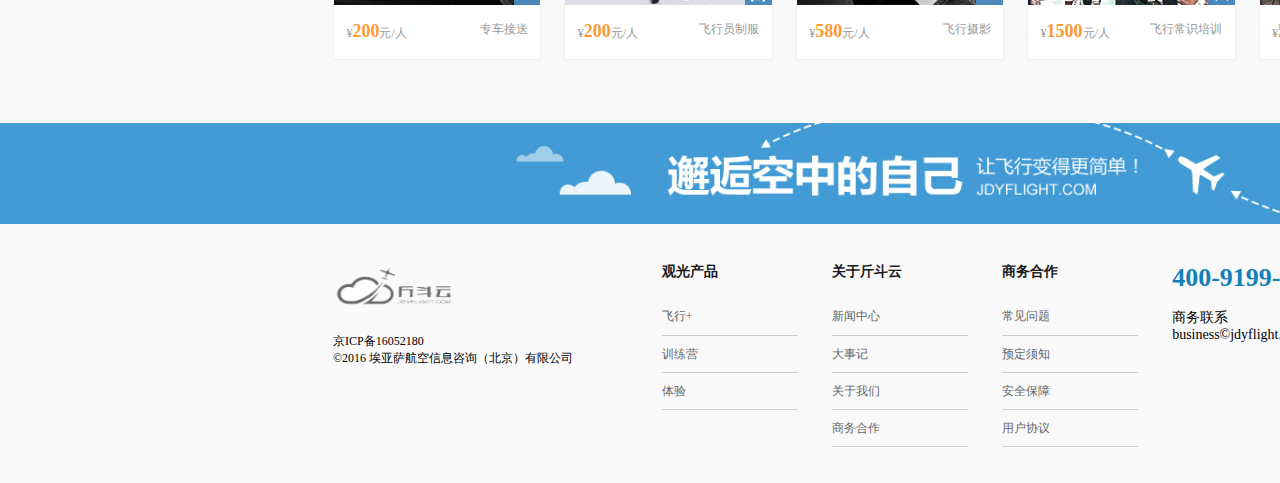
<file: websitesecondpage.html>
<!DOCTYPE HTML>
<html>
<head>
<meta http-equiv="Content-Type" content="text/html; charset=utf-8">
<title>websitesecondpage</title>
<link rel="stylesheet" type="text/css" href="css/css secondpage.css">
<!--<script src="js/jssecondpage.js"></script>-->

</head>

<body>
<!--头部框架-->
<header>
<!--导航栏框架-->
 <div>
  <nav>
     <a href="index.html"><img class="logo" src="images/imagessecondpage/bglogo0.png"></a>
     <ul> 
        <li><a href="websitesecondpage.html">观光</a></li>
        <li><a href="websitethirhpage.html">体验</a></li>
        <li><a href="websitefourthpage.html">训练营</a></li>
        <li><a href="websitefifthpage.html">飞行+</a></li>
     </ul>
     <div class="searchbox">
       <input type="text" value="地区/飞机类型">
       <img  class="searchlogo" src="images/imagessecondpage/searchlogo.png">
     </div>
     <p>登录</p>
     <p>注册</p>
   </nav>
  </div>
  <!--头部第二部分框架-->
  <div>
     <div class="teldiv">
        <p>首页/观光飞行产品</p>
        <p><img src="images/imagessecondpage/tellogo.png">400-9199-890</p>
     </div>
  </div>
</header>
<!--第二部分框架-->
<section>
<!--第二部分的表单框架-->
   <div class="bddiv">
      <div class="bdfdiv">
        <ul>
          <li class="placeli">地方</li>
          <li class="qbli">全部</li>
       </ul>
       <ul>
         <li>北京</li>
         <li>上海</li>
         <li>广州</li>
         <li>云南</li>
         <li>四川</li>
         <li>深圳</li>
         <li>珠海</li>
         <li>青岛</li>
         <li>厦门</li>
         <li>南京</li>
         <li>海南</li>
         <li>山东</li>
         <li>武汉</li>
         <li>河南</li>
      </ul>
      <ul>
         <li>银川</li>
         <li>江苏</li>
         <li>广西</li>
         <li>桂林</li>
         <li>合肥</li>
         <li>黑龙江</li>
         <li>辽宁</li>
         <li>西藏</li>
         <li>香港</li>
         <li>澳门</li>
         <li>青海</li>
      </ul>
     <p>更多&nbsp;<span>></span></p>
     </div>
     <div class="bdsdiv">  
         <ul>
          <li class="placeli">机型</li>
          <li class="qbli">全部</li>
        </ul>
        <ul>
         <li>直升机</li>
         <li>固定翼</li>
         <li>高性能</li>
         </ul>
     </div>
     <div class="bdsdiv">
         <ul>
          <li class="placeli">标签</li>
          <li class="qbli">全部</li>
        </ul>
        <ul>
         <li>推荐</li>
         <li>火爆</li>
         <li>热点</li>
         </ul>
     </div>
   </div>

 <!--第二部分的图片框架-->
   <div class="imagediv">
        <div>
          <img src="images/imagesindex/img6.jpg" alt="text"> 
          <div class="topfgc">荐</div>
          <div class="fgdiv">
            <p>固定翼-test<span class="timespan">飞行时间:3-5分钟</span></p>
            <div class="addresslogo">
               <div> <img src="images/imagesindex/img0.png"></div>
               <div>【北京】</div>
               <div>&yen;<span class="numspan">1</span>元/人</div>
            </div>
          </div>
       </div>
       <div>
          <img src="images/imagesindex/img1.jpg" alt="text"> 
           <div class="topsfgc">火爆</div>
           <div class="fgdiv">
            <p>直升机-搭乘直升机长城空观…<span class="timespan">飞行时间:25-30分钟</span></p>
            <div class="addresslogo">
               <div> <img src="images/imagesindex/img0.png"></div>
               <div>【北京】</div>
               <div>&yen;<span class="numspan">3599</span>元/人</div>
            </div>
          </div>
       </div>
       <div>
          <img src="images/imagesindex/img2.jpg" alt="text"> 
           <div class="toptfgc">HOT</div>
           <div class="fgdiv">
            <p>高性能-15分钟纵观鸟巢风光<span class="timespan">飞行时间:15-20分钟</span></p>
            <div class="addresslogo">
               <div> <img src="images/imagesindex/img0.png"></div>
               <div>【北京】</div>
               <div>&yen;<span class="numspan">2280</span>元/人</div>
            </div>
          </div>
       </div>
       <div>
           <img src="images/imagesindex/img3.jpg" alt="text"> 
            <div class="fgdiv">
            <p>高性能-天津港低空全景观光<span class="timespan">飞行时间:15分钟</span></p>
            <div class="addresslogo">
               <div> <img src="images/imagesindex/img0.png"></div>
               <div>【天津】</div>
               <div>&yen;<span class="numspan">1000</span>元/人</div>
            </div>
          </div>
       </div>
       <div>
           <img src="images/imagesindex/img5.jpg" alt="text"> 
            <div class="fgdiv">
            <p>直升机-俯瞰丽江悠游古城魅力…<span class="timespan">飞行时间:10分钟</span></p>
            <div class="addresslogo">
               <div> <img src="images/imagesindex/img0.png"></div>
               <div>【云南】</div>
               <div>&yen;<span class="numspan">800</span>元/人</div>
            </div>
          </div>
       </div>
       <div>
           <img src="images/imagesindex/img4.jpg" alt="text"> 
            <div class="fgdiv">
            <p>直升机-索菲特-蜈支洲<span class="timespan">飞行时间:15分钟</span></p>
            <div class="addresslogo">
               <div> <img src="images/imagesindex/img0.png"></div>
               <div>【海南】</div>
               <div>&yen;<span class="numspan">1200</span>元/人</div>
            </div>
          </div>
       </div>
        <div>
           <img src="images/imagessecondpage/img14.jpg" alt="text"> 
            <div class="fgdiv">
            <p>直升机-凯宾斯基-蜈支洲<span class="timespan">飞行时间:15分钟</span></p>
            <div class="addresslogo">
               <div> <img src="images/imagesindex/img0.png"></div>
               <div>【海南】</div>
               <div>&yen;<span class="numspan">1200</span>元/人</div>
            </div>
          </div>
       </div>
        <div>
           <img src="images/imagessecondpage/img13.jpg" alt="text"> 
            <div class="fgdiv">
            <p>直升机-空中游览海棠湾<span class="timespan">飞行时间:8分钟</span></p>
            <div class="addresslogo">
               <div> <img src="images/imagesindex/img0.png"></div>
               <div>【海南】</div>
               <div>&yen;<span class="numspan">900</span>元/人</div>
            </div>
          </div>
       </div>
        <div>
          <img src="images/imagesindex/img6.jpg" alt="text"> 
          <div class="fgdiv">
            <p>固定翼-马坊石佛寺机场空飞…<span class="timespan">飞行时间:10分钟</span></p>
            <div class="addresslogo">
               <div> <img src="images/imagesindex/img0.png"></div>
               <div>【北京】</div>
               <div>&yen;<span class="numspan">1000</span>元/人</div>
            </div>
          </div>
       </div>
        <div>
          <img src="images/imagessecondpage/img11.jpg" alt="text"> 
          <div class="fgdiv">
            <p>固定翼-私人飞机游金海湖云影…<span class="timespan">飞行时间:30分钟</span></p>
            <div class="addresslogo">
               <div> <img src="images/imagesindex/img0.png"></div>
               <div>【北京】</div>
               <div>&yen;<span class="numspan">1500</span>元/人</div>
            </div>
          </div>
       </div>
         <div>
          <img src="images/imagessecondpage/img10.jpg" alt="text"> 
          <div class="fgdiv">
            <p>固定翼-【北京•飞行体验】超…<span class="timespan">飞行时间:15分钟</span></p>
            <div class="addresslogo">
               <div> <img src="images/imagesindex/img0.png"></div>
               <div>【北京】</div>
               <div>&yen;<span class="numspan">689</span>元/人</div>
            </div>
          </div>
       </div>
       <div>
           <img src="images/imagessecondpage/img9.jpg" alt="text"> 
            <div class="fgdiv">
            <p>直升机-【南京•空游】<span class="timespan">飞行时间:20分钟</span></p>
            <div class="addresslogo">
               <div> <img src="images/imagesindex/img0.png"></div>
               <div>【江苏】</div>
               <div>&yen;<span class="numspan">1999</span>元/人</div>
            </div>
          </div>
       </div>
   
   </div>
 <!--第二部分的页数框架-->
   <div class="ysdiv">
       <ul>
           <li>prev</li>
           <li>1</li>
           <li>2</li>
           <li>3</li>
           <li>4</li>
           <li>5</li>
           <li>6</li>
           <li>7</li>
           <li>8</li>
           <li>9</li>
           <li>10</li>
           <li>next</li>
       </ul>
   </div>
</section>
<!--第三部分框架-->
<div class="thirhsection">
    <div class="thirhdiv">
      <div>
        <h3>配套服务</h3>
        <h5>更多推荐服务</h5>
      </div>
      <div class="thirhimg">
         <div>
            <img src="images/imagessecondpage/img1.jpg">
              所有城市内专车接送至起飞目的地
            <div class="slogofgc">
               <img src="images/imagessecondpage/logo0.png">
            </div>
            <div class="txtfgc">
               <p>&yen;<span>200</span>元/人</p>
               <p>专车接送</p>
            </div>
         </div>
         <div>
           <img src="images/imagessecondpage/img2.jpg">
           量身定制高端机长制服
            <div class="slogofgc">
               <img src="images/imagessecondpage/logo3.png">
            </div>
            <div class="txtfgc">
               <p>&yen;<span>200</span>元/人</p>
               <p>飞行员制服</p>
            </div>
         </div>
         <div>
           <img src="images/imagessecondpage/img3.jpg">
           专业摄影师+专业器材
            <div class="slogofgc">
               <img src="images/imagessecondpage/logo2.png">
            </div>
            <div class="txtfgc">
               <p>&yen;<span>580</span>元/人</p>
               <p>飞行摄影</p>
            </div>
         </div>
         <div>
           <img src="images/imagessecondpage/ing4.jpg">
           了解飞行基本原理 飞行基本常识等知识
            <div class="slogofgc">
               <img src="images/imagessecondpage/logo1.png">
            </div>
            <div class="txtfgc">
               <p>&yen;<span>1500</span>元/人</p>
               <p>飞行常识培训</p>
            </div>
         </div>
         <div>
           <img src="images/imagessecondpage/img5.jpg">
           一个飞行爱好者的休闲派对
            <div class="slogofgc">
               <img src="images/imagessecondpage/logo5.png">
            </div>
            <div class="txtfgc">
               <p>&yen;<span>500</span>元/人</p>
               <p>飞行大party</p>
            </div>
         </div>
      </div>
    </div>
</div>
<!--尾部框架-->
<footer>
   <div class="footimage">
     <img src="images/imagessecondpage/longBanner.jpg">
   </div>
   <div class="footdiv">
       <div>
         <div class="footlogo"><img src="images/imagessecondpage/footlogo.png"></div>
         <p class="firstp">京ICP备16052180</p>
         <p>&copy;2016 埃亚萨航空信息咨询（北京）有限公司</p>
       </div>
       <div>
          <h4>观光产品</h4>
          <ul>
             <li>飞行+</li>
             <li>训练营</li>
             <li>体验</li>
          </ul>
       </div>
       <div>
          <h4>关于斤斗云</h4>
          <ul>
             <li>新闻中心</li>
             <li>大事记</li>
             <li>关于我们</li>
             <li>商务合作</li>
          </ul>
       </div>
       <div>
            <h4>商务合作</h4>
          <ul>
             <li>常见问题</li>
             <li>预定须知</li>
             <li>安全保障</li>
             <li>用户协议</li>
          </ul>
       </div>
       <div>
          <h6>400-9199-890</h6>
          <p>商务联系</p>
          <p>business&copy;jdyflight.com</p>
       </div>
       <div>
          <img src="images/imagessecondpage/ewm1.png">
       </div>
   </div>
</footer>
</body>
</html>
</file>
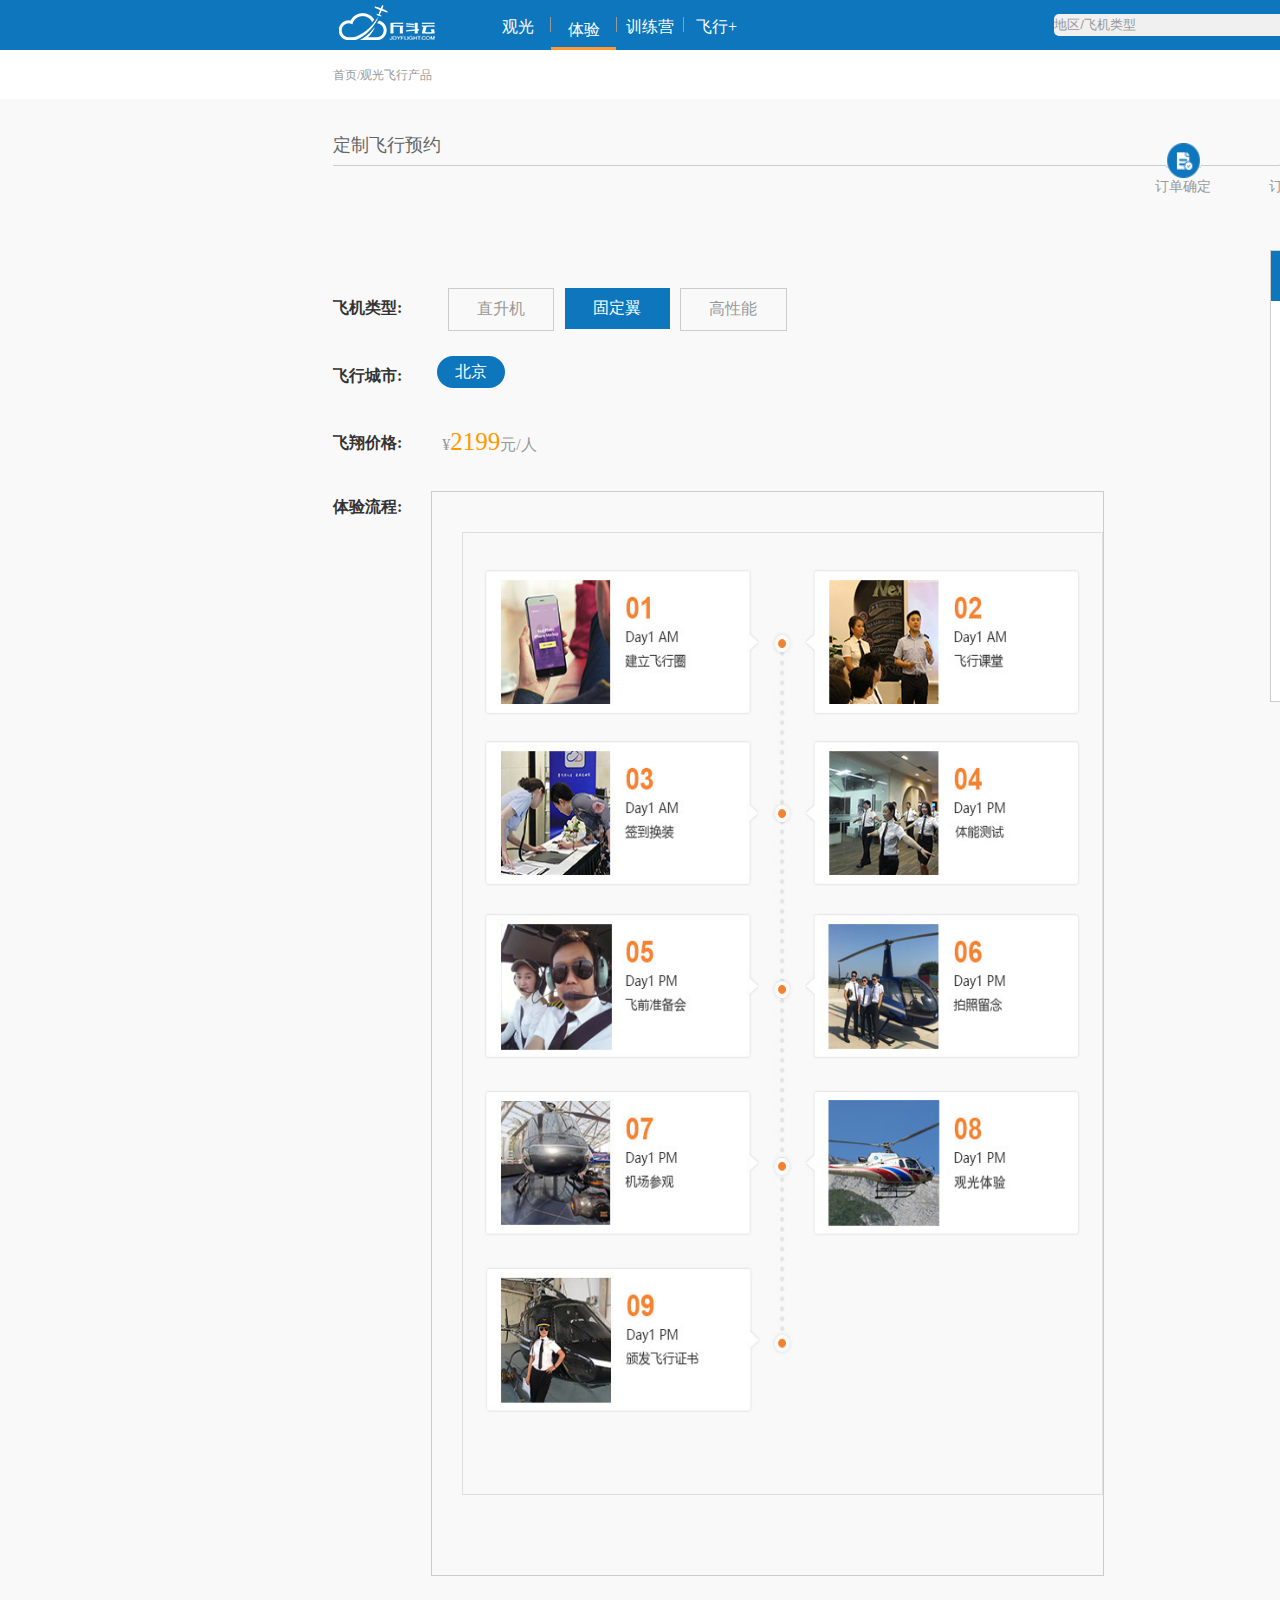
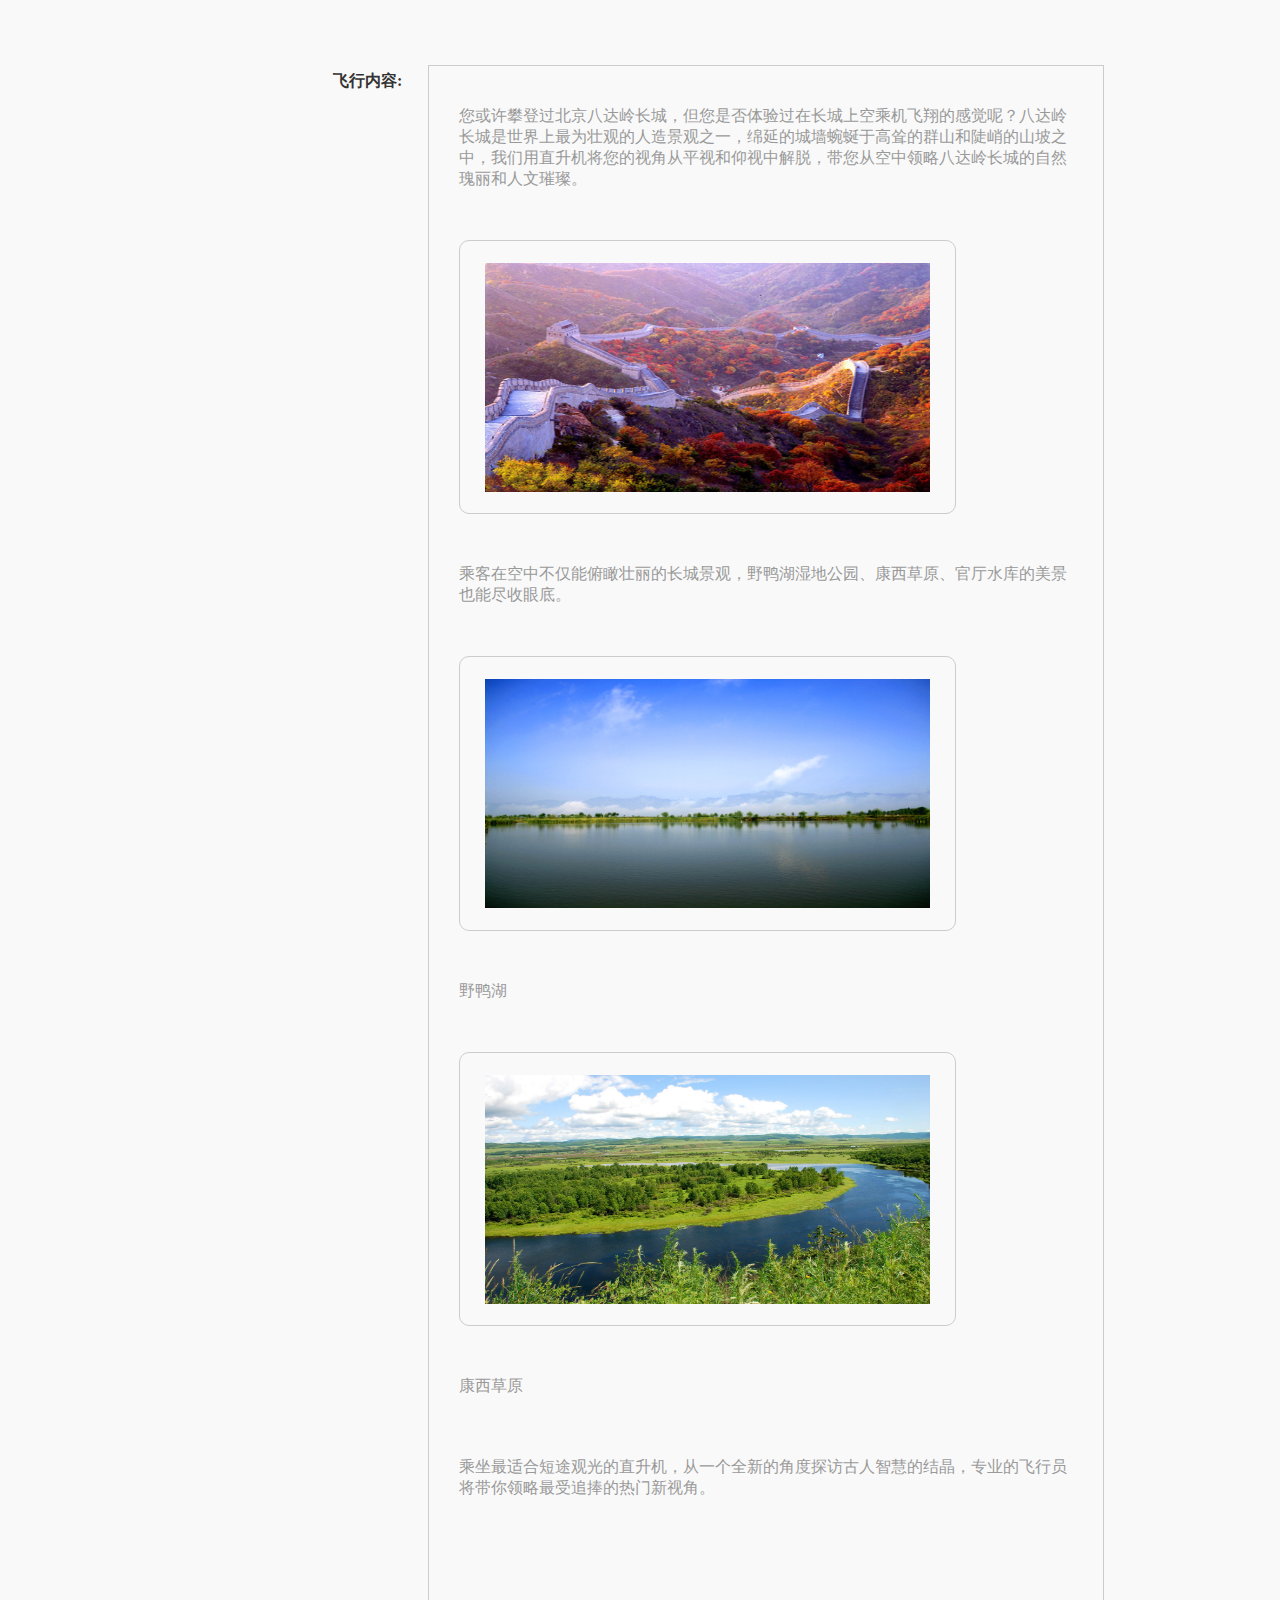
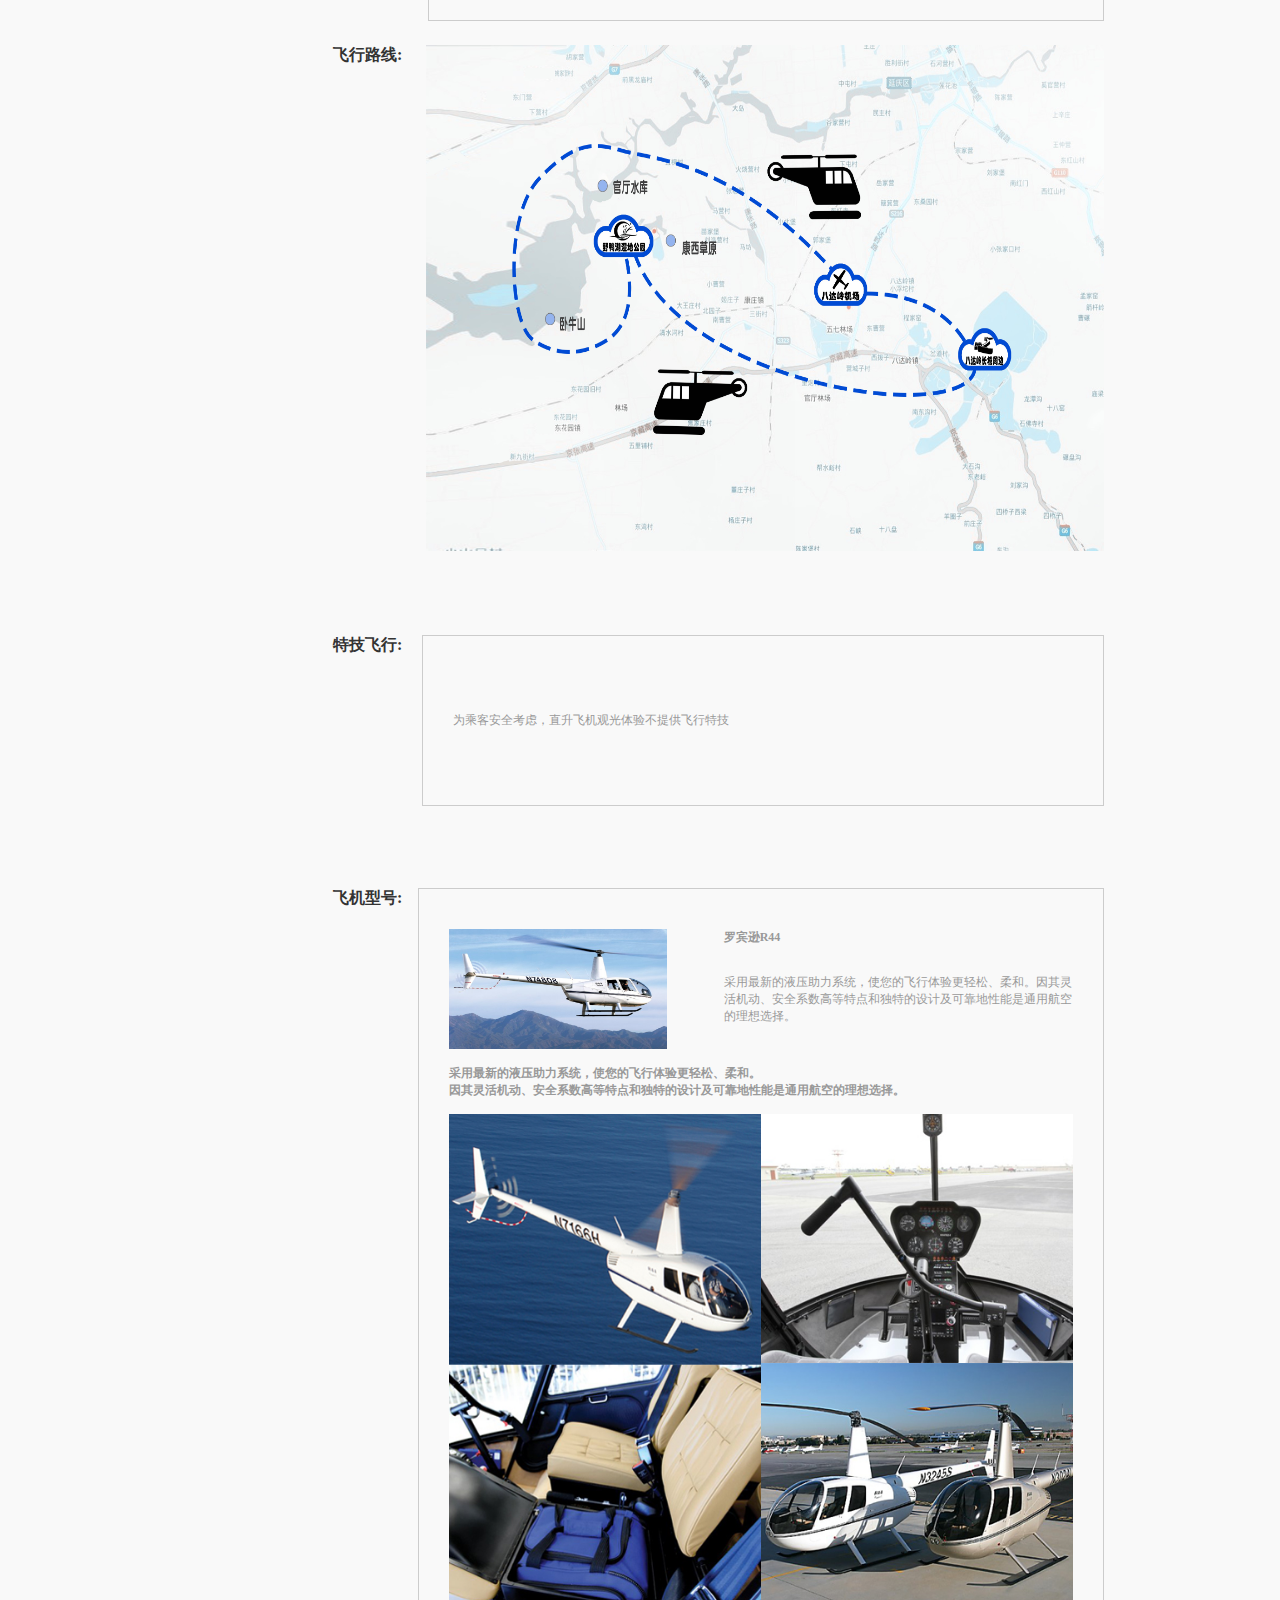
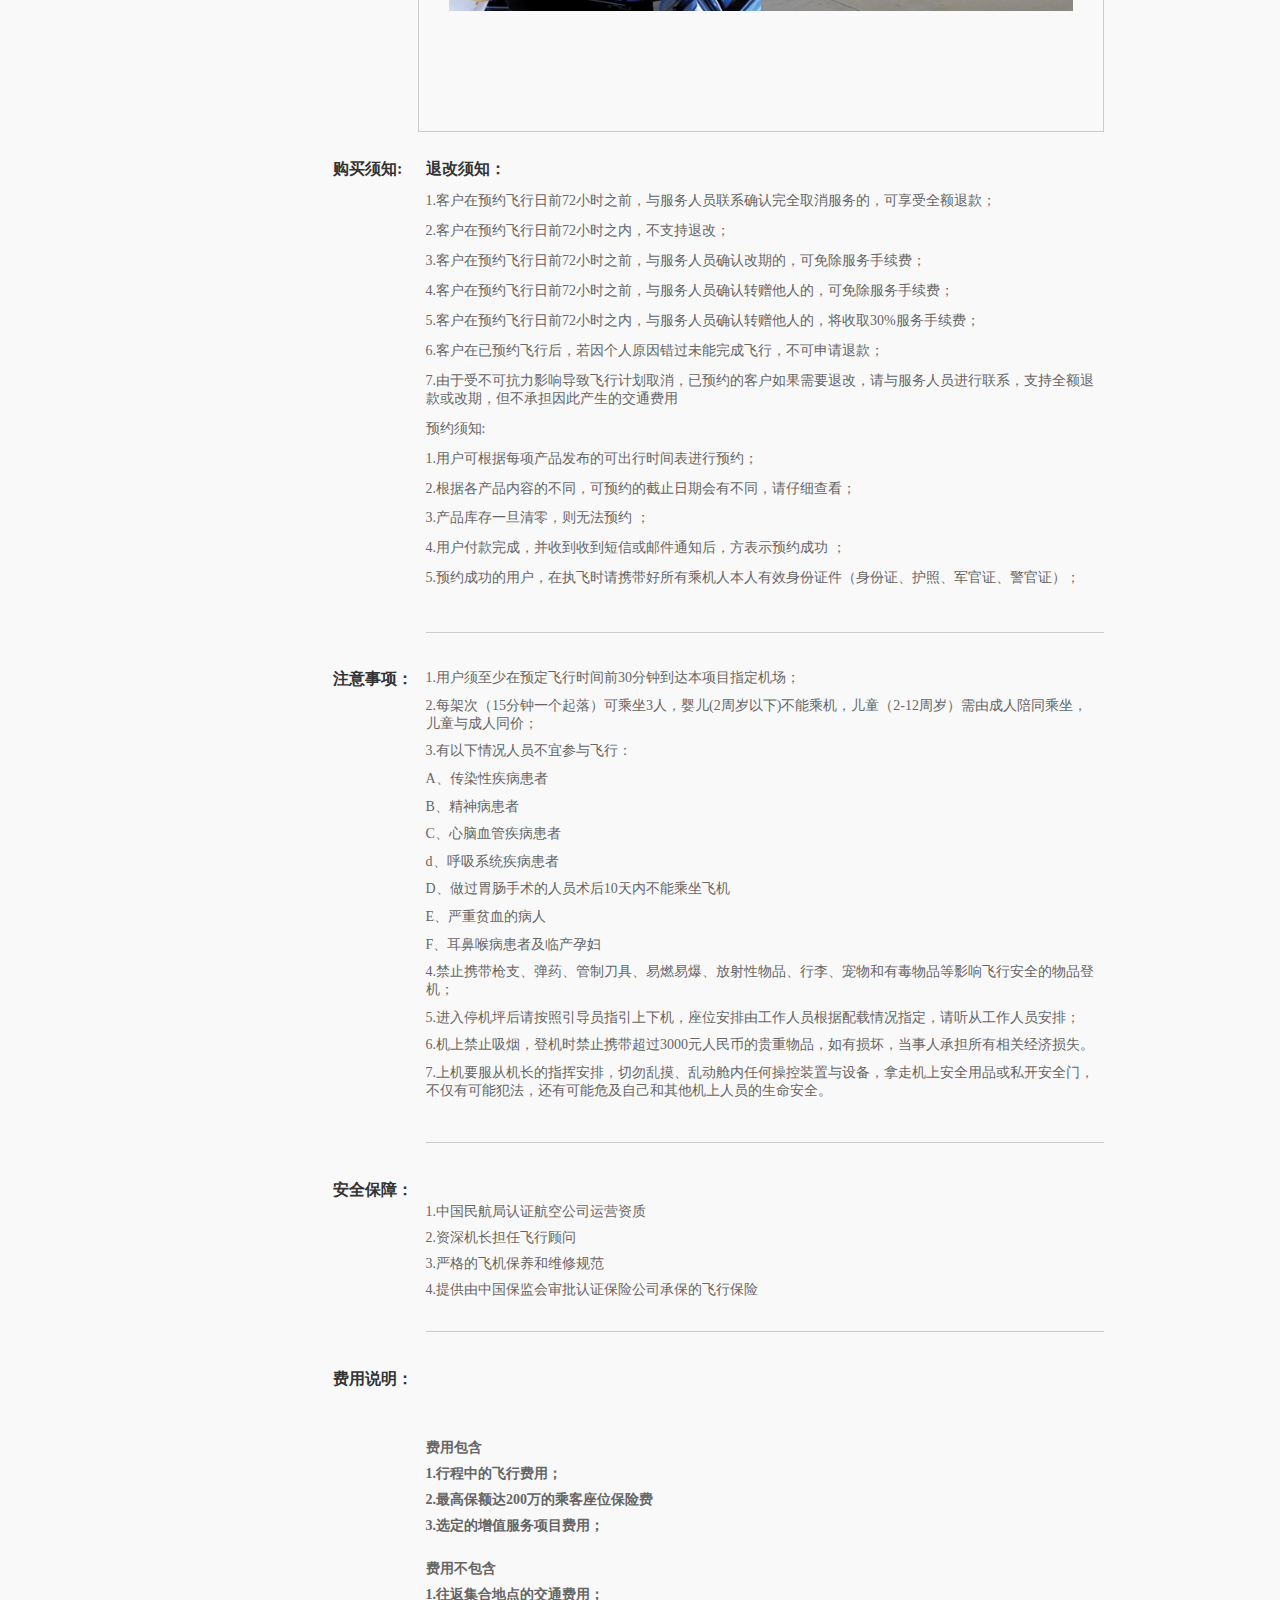
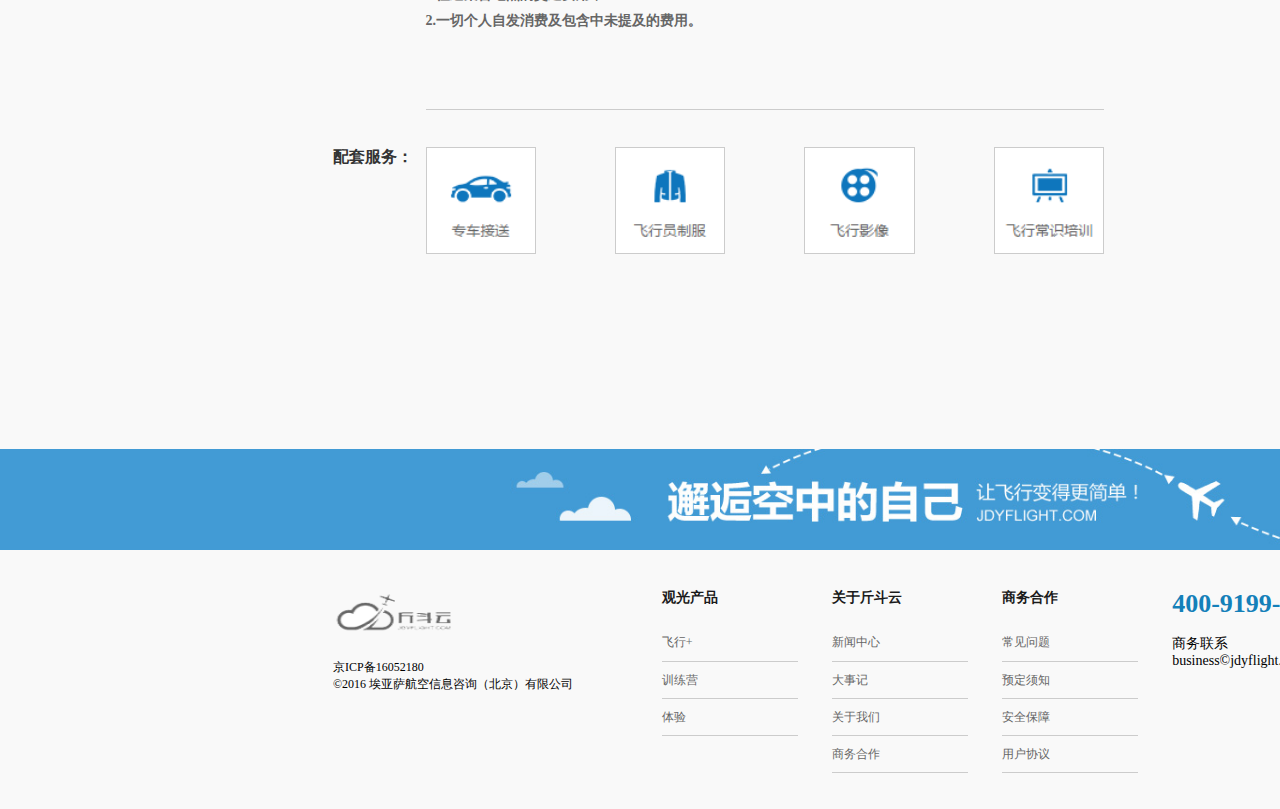
<file: websitethirhnextpage.html>
<!DOCTYPE HTML>
<html>
<head>
<meta http-equiv="Content-Type" content="text/html; charset=utf-8">
<title>websitethirhsonpage</title>
<link rel="stylesheet" type="text/css" href="css/css thirhnextpage.css">
<!--<script src="js/jsthirhpage.js"></script>-->
</head>

<body>
<!--头部框架-->
<header>
<!--导航栏框架-->
 <div>
  <nav>
     <a href="index.html"><img class="logo" src="images/imagessecondpage/bglogo0.png"></a>
     <ul> 
        <li><a href="websitesecondpage.html">观光</a></li>
        <li><a href="websitethirhpage.html">体验</a></li>
        <li><a href="websitefourthpage.html">训练营</a></li>
        <li><a href="websitefifthpage.html">飞行+</a></li>
     </ul>
     <div class="searchbox">
       <input type="text" value="地区/飞机类型">
       <img  class="searchlogo" src="images/imagessecondpage/searchlogo.png">
     </div>
     <p>登录</p>
     <p>注册</p>
   </nav>
  </div>
  <!--头部第二部分框架-->
  <div>
     <div class="teldiv">
        <p>首页/观光飞行产品</p>
        <p><img src="images/imagessecondpage/tellogo.png">400-9199-890</p>
     </div>
  </div>
</header>
<section>
<!--第二部分的第一部分框架-->
   <div class="sectionfirst">
     <h3>定制飞行预约</h3>
     <ul>
        <li>
           <img src="images/imagesthirhpage/imgs1.png">
           <p>订单确定</p>
        </li>
        <li>
            <img src="images/imagesthirhpage/imgs2.png">
           <p>订单确定</p>
        </li>
        <li>
             <img src="images/imagesthirhpage/imgs3.png">
           <p>订单确定</p>
        </li>
     </ul>
   </div>
   <!--第二部分的第二部分框架-->
   <div class="sectionsecond">
        <ul>
          <li>飞机类型:</li>
          <li><a href="websitethirhpage.html">直升机</a></li>
          <li><a class="whiteli" href="websitethirhnextpage.html">固定翼</a></li>
          <li>高性能</li>
        </ul>
         <ul>
          <li>飞行城市:</li>
          <li class="citybj">北京</li>
         </ul>
          <ul class="fxjg">
          <li>飞翔价格:</li>
          <li class="flightjg">&yen;<span>2199</span>元/人</li>
         </ul>
         <div class="tydiv">
            <div class="txt">体验流程:</div>
            <div class="tyimg">
               <img src="images/imagesthirhpage/img5.jpg">
            </div>
         </div>
   </div>
 <!--第二部分的第三部分框架-->  
 <div class="sectionthirh">
    <div class="tydiv">
            <div class="txt">飞行内容:</div>
            <div class="thimg">
               <p>
                  您或许攀登过北京八达岭长城，但您是否体验过在长城上空乘机飞翔的感觉呢？八达岭长城是世界上最为壮观的人造景观之一，绵延的城墙蜿蜒于高耸的群山和陡峭的山坡之中，我们用直升机将您的视角从平视和仰视中解脱，带您从空中领略八达岭长城的自然瑰丽和人文璀璨。
               </p>
               <p>
                <img src="images/imagesthirhpage/img1.png">
               </p> 
               <p>
               乘客在空中不仅能俯瞰壮丽的长城景观，野鸭湖湿地公园、康西草原、官厅水库的美景也能尽收眼底。
               </p>
               <p>
               <img src="images/imagesthirhpage/img2.jpg">
               </p>
               <p>
               野鸭湖
               </p>
               <p>
               <img src="images/imagesthirhpage/img3.jpg">
               </p>
               <p>
               康西草原
               </p>
               <p>
               乘坐最适合短途观光的直升机，从一个全新的角度探访古人智慧的结晶，专业的飞行员将带你领略最受追捧的热门新视角。
               </p>
            </div>
         </div>
 
 </div>
 <!--第二部分的第四部分框架-->
 <div class="sectionfourth">
     <div class="fourfdiv">
            <div class="ftxt">飞行路线:</div>
            <div class="fimg">
              <img src="images/imagesthirhpage/img4.jpg">
            </div>
       </div>
       <div class="foursdiv">
            <div class="stxt">特技飞行:</div>
            <div class="simg">
              为乘客安全考虑，直升飞机观光体验不提供飞行特技
           </div>
          </div>
         <div class="fourthdiv">
            <div class="thtxt">飞机型号:</div>
            <div class="thimg">
                <div class="thimgfirst">
                   <div>
                      <img src="images/imagesthirhpage/img7.jpg">
                   </div>
                   <div>
                      <h4>罗宾逊R44</h4>
                      <p>
                         采用最新的液压助力系统，使您的飞行体验更轻松、柔和。因其灵活机动、安全系数高等特点和独特的设计及可靠地性能是通用航空的理想选择。
                      </p>
                   </div> 
                </div>
                <div class="thimgtxt">
                <h5>
                  采用最新的液压助力系统，使您的飞行体验更轻松、柔和。
                </h5>
                <h5>
                  因其灵活机动、安全系数高等特点和独特的设计及可靠地性能是通用航空的理想选择。
                </h5>
                </div>
                <img class="imagesfour" src="images/imagesthirhpage/img0.png">
            </div>
       
      </div>
 </div>
 <!--第二部分的第五部分框架-->
 <div class="sectionfifth">
    <div>
       <div class="fifthftxt">购买须知:</div>
       <div class="fifthfartical">
         
 <span>   退改须知：</span>

<p>1.客户在预约飞行日前72小时之前，与服务人员联系确认完全取消服务的，可享受全额退款；</p>

<p>2.客户在预约飞行日前72小时之内，不支持退改；</p>

<p>3.客户在预约飞行日前72小时之前，与服务人员确认改期的，可免除服务手续费；</p>

<p>4.客户在预约飞行日前72小时之前，与服务人员确认转赠他人的，可免除服务手续费；</p>

<p>5.客户在预约飞行日前72小时之内，与服务人员确认转赠他人的，将收取30%服务手续费；</p>

<p>6.客户在已预约飞行后，若因个人原因错过未能完成飞行，不可申请退款；</p>

<p>7.由于受不可抗力影响导致飞行计划取消，已预约的客户如果需要退改，请与服务人员进行联系，支持全额退款或改期，但不承担因此产生的交通费用</p>

<span>预约须知:</span>

<p>1.用户可根据每项产品发布的可出行时间表进行预约；</p>

<p>2.根据各产品内容的不同，可预约的截止日期会有不同，请仔细查看；</p>

<p>3.产品库存一旦清零，则无法预约 ；</p>

<p>4.用户付款完成，并收到收到短信或邮件通知后，方表示预约成功 ；</p>

<p>5.预约成功的用户，在执飞时请携带好所有乘机人本人有效身份证件（身份证、护照、军官证、警官证）；</p>
<br><br>
       </div>
    </div>
     <div>
         <div class="fifthftxt">注意事项：</div>
       <div class="fifthfartical">
          <p> 1.用户须至少在预定飞行时间前30分钟到达本项目指定机场；</p>
           <p> 2.每架次（15分钟一个起落）可乘坐3人，婴儿(2周岁以下)不能乘机，儿童（2-12周岁）需由成人陪同乘坐，
            儿童与成人同价；</p>
           <p> 3.有以下情况人员不宜参与飞行：</p>
           <p>   A、传染性疾病患者</p>
           <p>    B、精神病患者</p>
            <p>   C、心脑血管疾病患者</p>
           <p>    d、呼吸系统疾病患者</p>
           <p>   D、做过胃肠手术的人员术后10天内不能乘坐飞机</p>
           <p>   E、严重贫血的病人</p>
          <p>     F、耳鼻喉病患者及临产孕妇</p>
           <p> 4.禁止携带枪支、弹药、管制刀具、易燃易爆、放射性物品、行李、宠物和有毒物品等影响飞行安全的物品登机；</p>
           <p> 5.进入停机坪后请按照引导员指引上下机，座位安排由工作人员根据配载情况指定，请听从工作人员安排；</p>
           <p> 6.机上禁止吸烟，登机时禁止携带超过3000元人民币的贵重物品，如有损坏，当事人承担所有相关经济损失。</p>
           <p>  7.上机要服从机长的指挥安排，切勿乱摸、乱动舱内任何操控装置与设备，拿走机上安全用品或私开安全门，不仅有可能犯法，还有可能危及自己和其他机上人员的生命安全。</p>
           <br>
           <br>
       </div>
    </div>
     <div>
        <div class="fifthftxt">安全保障：</div>
       <div class="fifthsartical">
         <p>  1.中国民航局认证航空公司运营资质</p>
         <p> 2.资深机长担任飞行顾问</p>
         <p>  3.严格的飞机保养和维修规范</p>
         <p> 4.提供由中国保监会审批认证保险公司承保的飞行保险</p>
       </div>
    </div>
     <div>
        <div class="fifthftxt">费用说明：</div>
       <div class="fifthsartical">
           <p>费用包含</p>
          <p>1.行程中的飞行费用；</p>
         <p> 2.最高保额达200万的乘客座位保险费</p>
          <p>3.选定的增值服务项目费用；</p>

         <p>费用不包含</p>
        <p>1.往返集合地点的交通费用；</p>
        <p>2.一切个人自发消费及包含中未提及的费用。</p>

       </div>
    </div>
     <div>
        <div class="fifthftxt">配套服务：</div>
       <div class="fifthimages">
           <img src="images/imagesthirhpage/fourimg1.png">
           <img src="images/imagesthirhpage/fourimg2.png">
           <img src="images/imagesthirhpage/fourimg3.png">
           <img src="images/imagesthirhpage/fourimg4.png">
       </div>
    </div>
 </div>
 <!--活动订单框架-->
<div class="orderdiv">
   <h3>订单信息</h3>
   <div class="taste">
     <div class="prightbox">
        <p>¥ <span>2199</span> 元/人</p>
    </div>
	<div class="prightboxinput">
	   <div class="inputdate">
	   <span>日期</span>
	   <input type="text" id="time" value="选择日期"  class="date" name="orderdate">
										
	 <div class="key sprite" value="选择日期"></div>
  </div>
	 <div class="inputdate inputdatepp">
		<span>乘员</span>
		<table border="0" cellspacing="" cellpadding="" class="man">
		  <tbody>
            <tr>
			   <th style="border-right:1px solid #eaecee;width:55px;" id="remove">-</th>
			   <th style="color:#333;font-size: 14px;">
                   <span class="number lowestNum num_taste">4</span>
               </th>
			   <th style="border-left:1px solid #eaecee;width:55px;" id="increase">+</th>
			</tr>
		</tbody>
      </table>
      <div class="noticetxt_taste">最低预约人数
            <span class="lowestNum minimum_taste">3</span>人
            <span class="boxlowestNum">，剩余名额
                <span class="surplus-sxh">24</span>
                人。</span>
      </div>
										
	<div class="datetext1">
	</div>
    <div class="Price">总价：￥<span id="prtMoney" class="changePrice">8796</span>元</div>
     <div class="Reserve">
      <input type="button" value="预定" class="reserveBtnx">     
     </div>
   </div>
 </div>
</div>
</div>
</section>
<!--尾部框架-->
<footer>
   <div class="footimage">
     <img src="images/imagessecondpage/longBanner.jpg">
   </div>
   <div class="footdiv">
       <div>
         <div class="footlogo"><img src="images/imagessecondpage/footlogo.png"></div>
         <p class="firstp">京ICP备16052180</p>
         <p>&copy;2016 埃亚萨航空信息咨询（北京）有限公司</p>
       </div>
       <div>
          <h4>观光产品</h4>
          <ul>
             <li>飞行+</li>
             <li>训练营</li>
             <li>体验</li>
          </ul>
       </div>
       <div>
          <h4>关于斤斗云</h4>
          <ul>
             <li>新闻中心</li>
             <li>大事记</li>
             <li>关于我们</li>
             <li>商务合作</li>
          </ul>
       </div>
       <div>
            <h4>商务合作</h4>
          <ul>
             <li>常见问题</li>
             <li>预定须知</li>
             <li>安全保障</li>
             <li>用户协议</li>
          </ul>
       </div>
       <div>
          <h6>400-9199-890</h6>
          <p>商务联系</p>
          <p>business&copy;jdyflight.com</p>
       </div>
       <div>
          <img src="images/imagessecondpage/ewm1.png">
       </div>
   </div>
</footer>

</body>
</html>
</file>
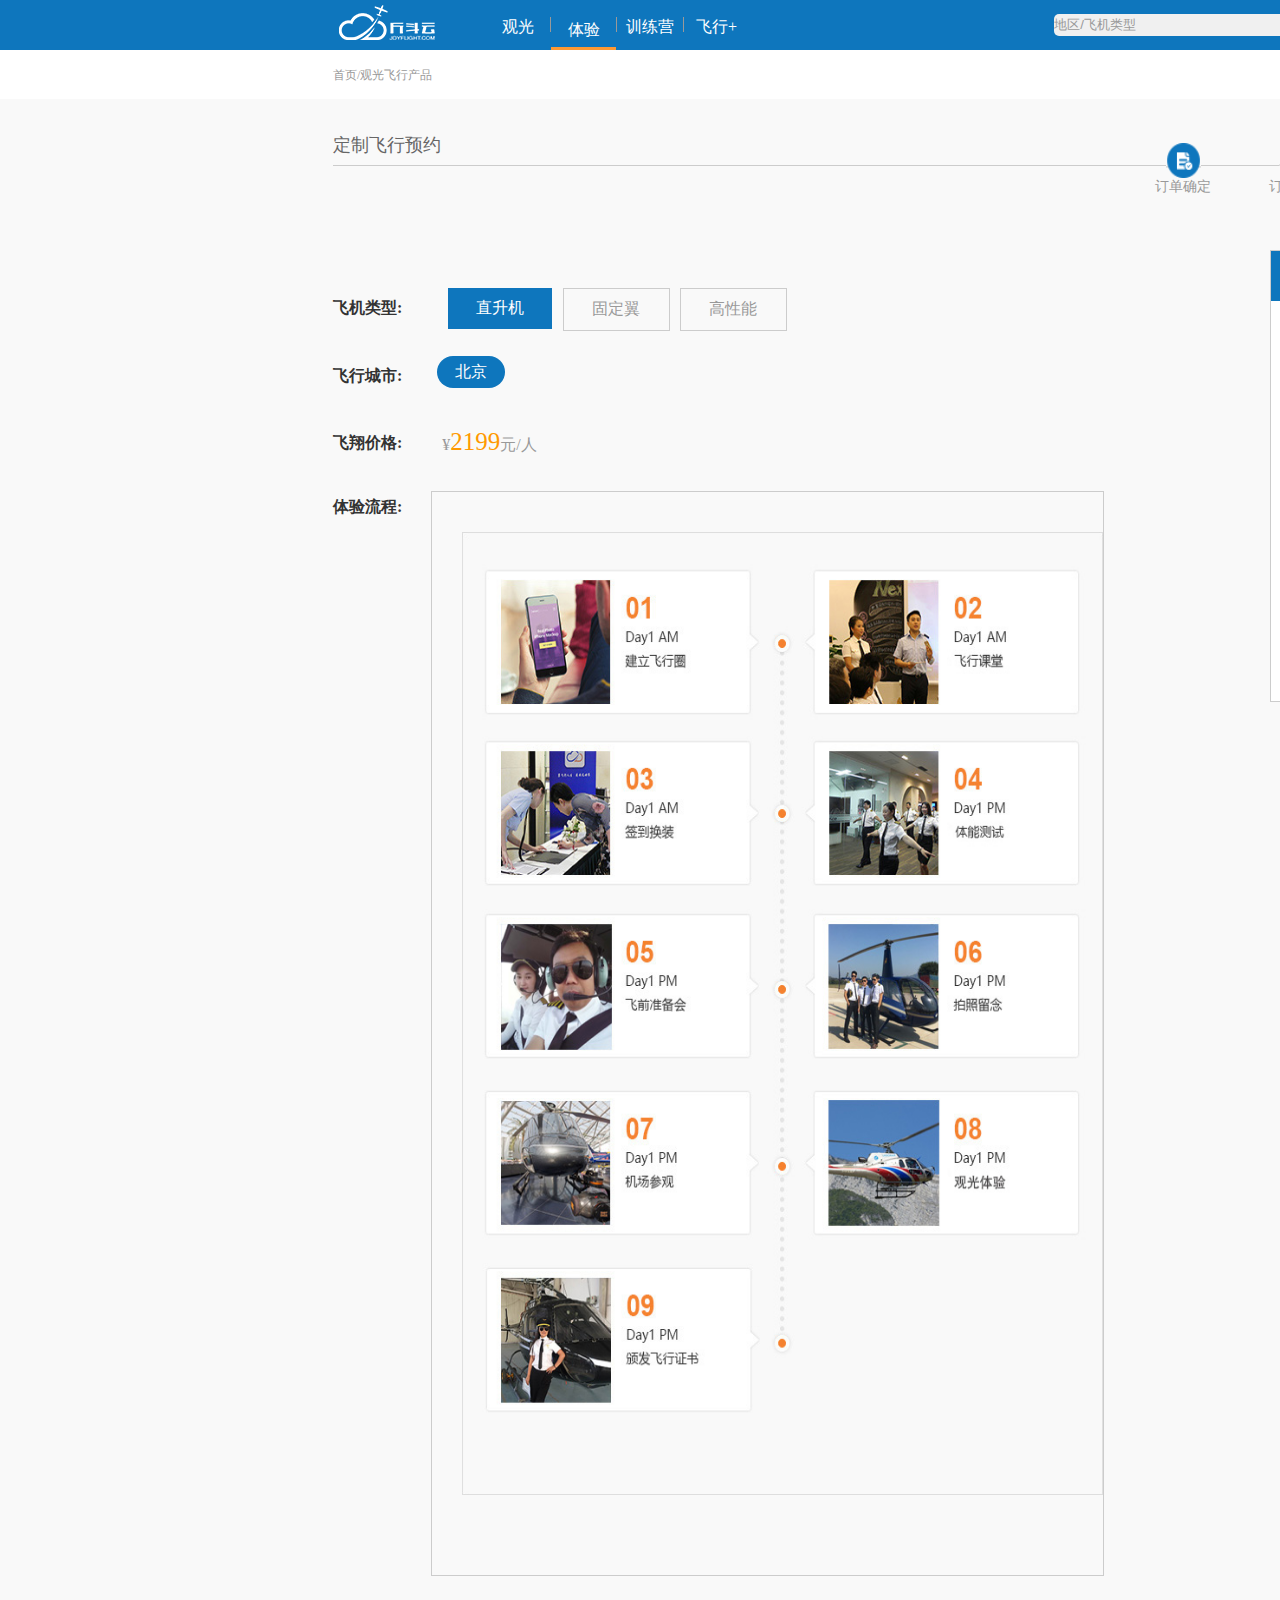
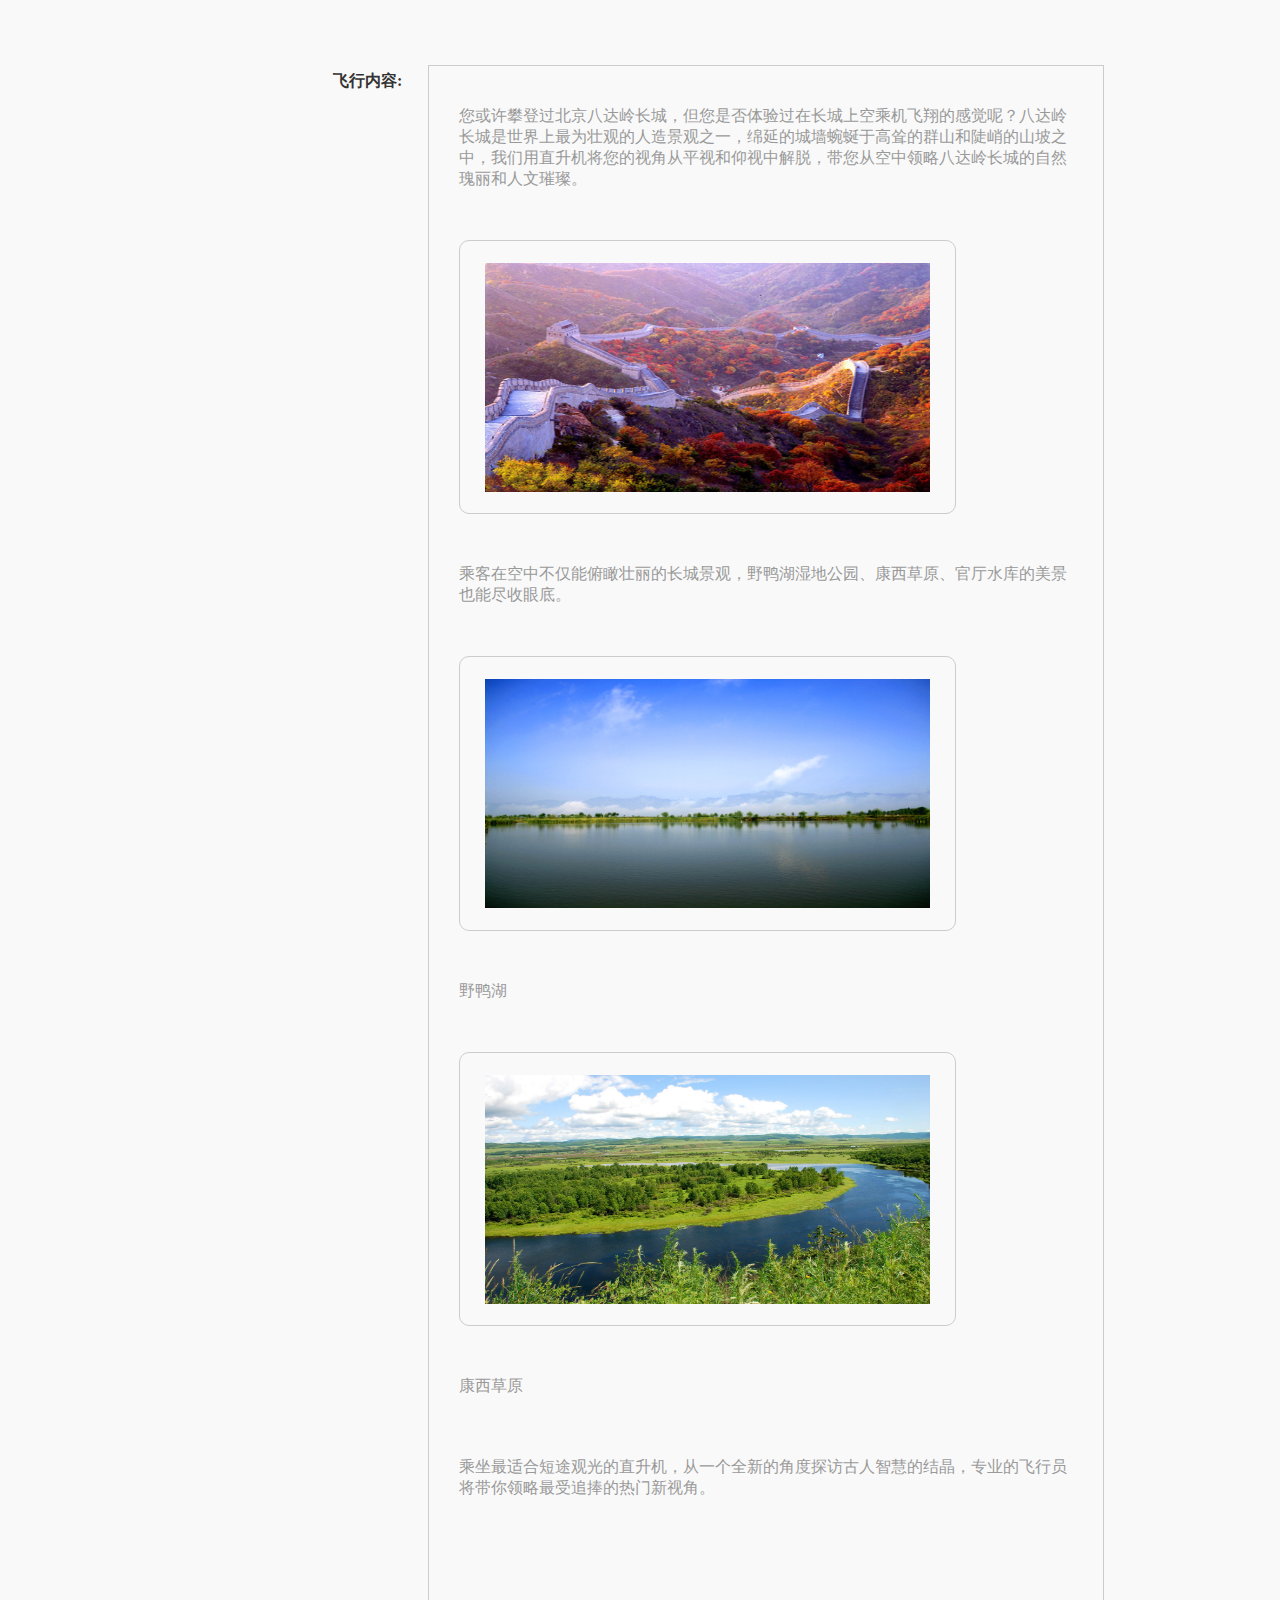
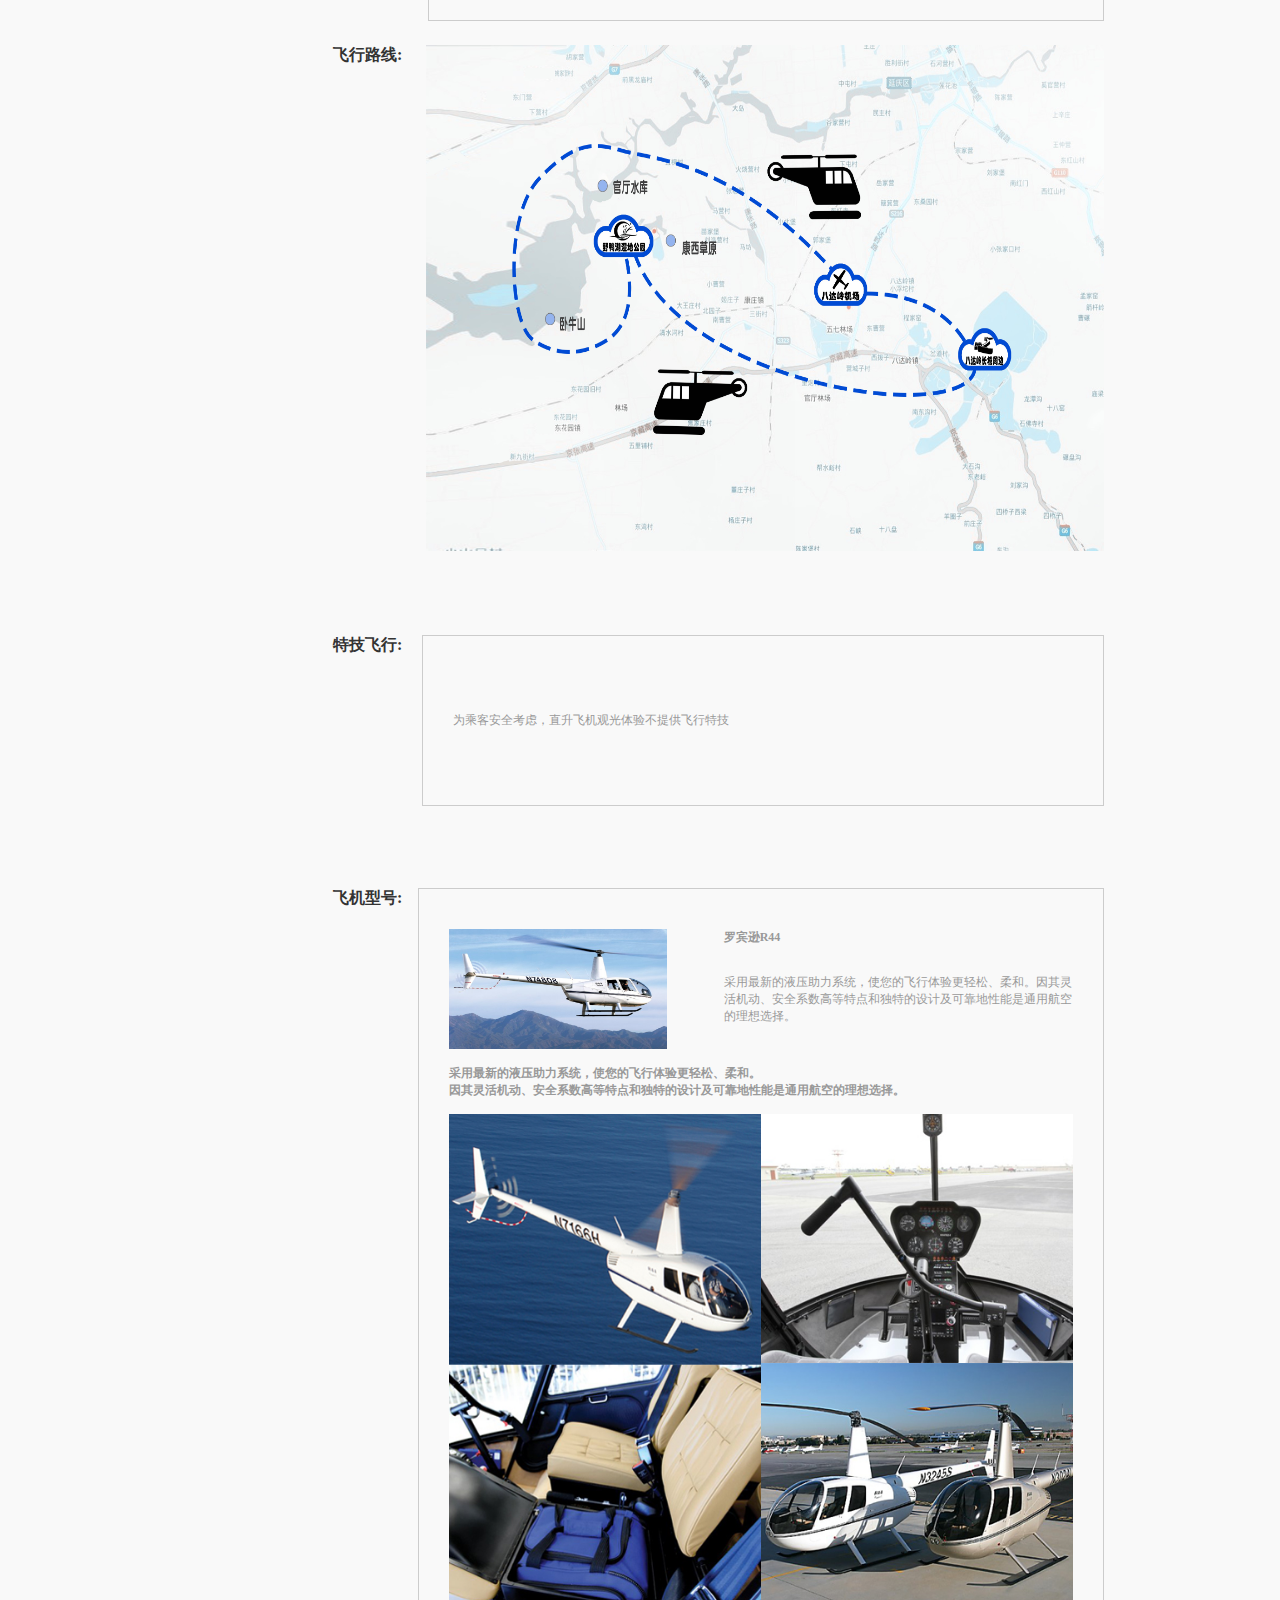
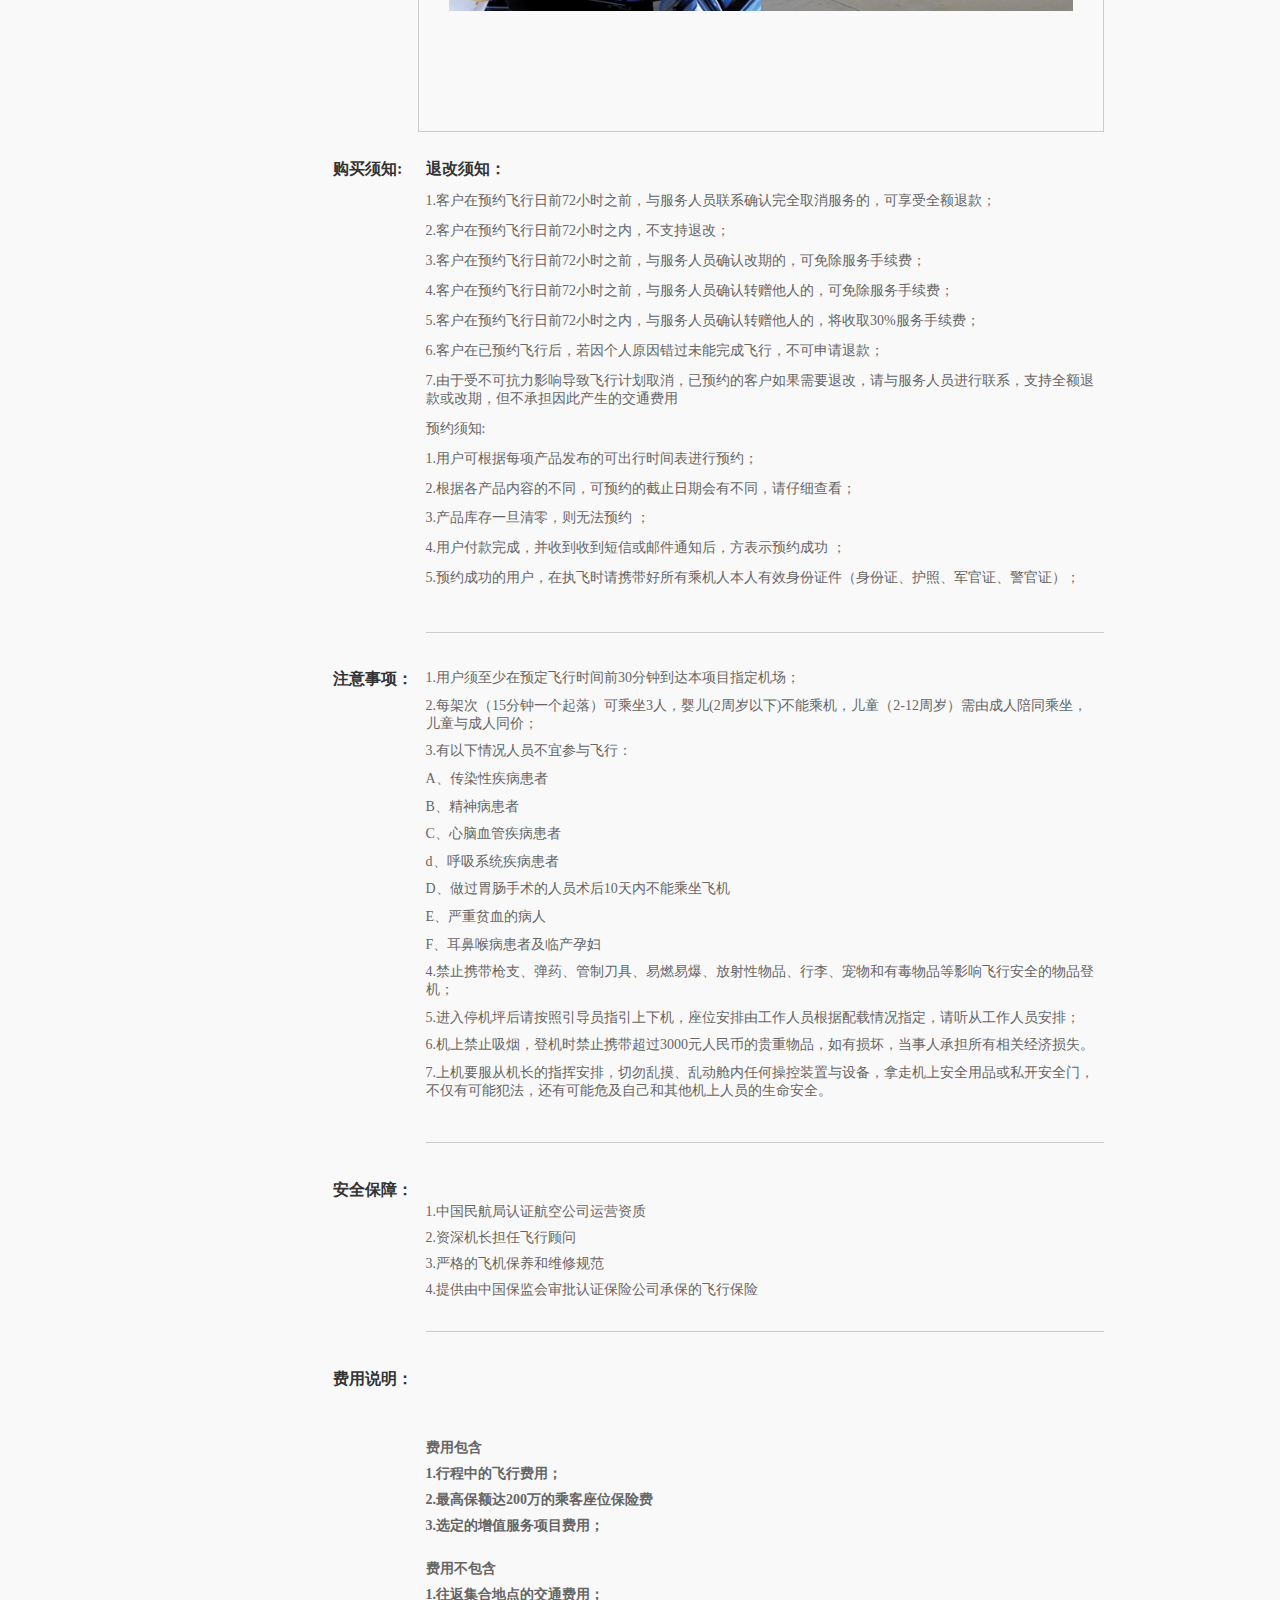
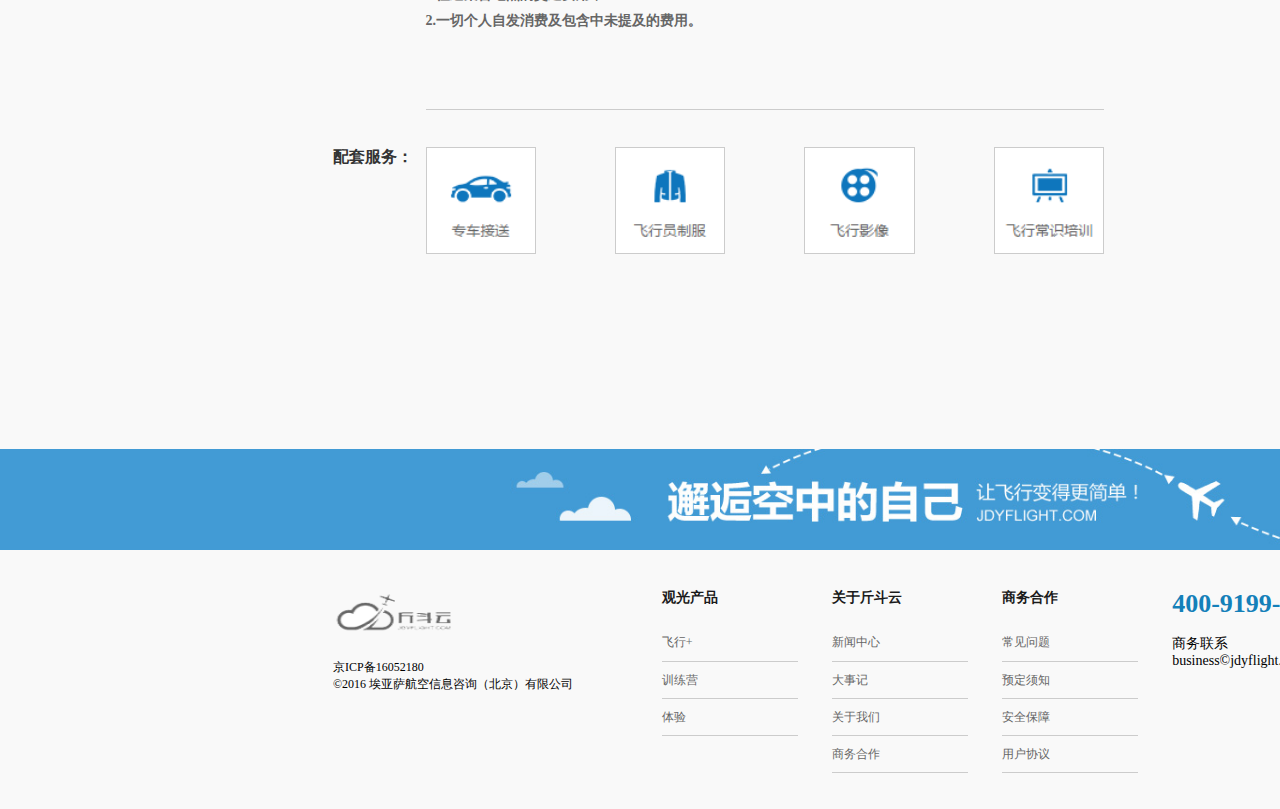
<file: websitethirhpage.html>
<!DOCTYPE HTML>
<html>
<head>
<meta http-equiv="Content-Type" content="text/html; charset=utf-8">
<title>websitethirhpage</title>
<link rel="stylesheet" type="text/css" href="css/css thirhpage.css">
<!--<script src="js/jsthirhpage.js"></script>-->
</head>

<body>
<!--头部框架-->
<header>
<!--导航栏框架-->
 <div>
  <nav>
     <a href="index.html"><img class="logo" src="images/imagessecondpage/bglogo0.png"></a>
     <ul> 
        <li><a href="websitesecondpage.html">观光</a></li>
        <li><a href="websitethirhpage.html">体验</a></li>
        <li><a href="websitefourthpage.html">训练营</a></li>
        <li><a href="websitefifthpage.html">飞行+</a></li>
     </ul>
     <div class="searchbox">
       <input type="text" value="地区/飞机类型">
       <img  class="searchlogo" src="images/imagessecondpage/searchlogo.png">
     </div>
     <p>登录</p>
     <p>注册</p>
   </nav>
  </div>
  <!--头部第二部分框架-->
  <div>
     <div class="teldiv">
        <p>首页/观光飞行产品</p>
        <p><img src="images/imagessecondpage/tellogo.png">400-9199-890</p>
     </div>
  </div>
</header>
<section>
<!--第二部分的第一部分框架-->
   <div class="sectionfirst">
     <h3>定制飞行预约</h3>
     <ul>
        <li>
           <img src="images/imagesthirhpage/imgs1.png">
           <p>订单确定</p>
        </li>
        <li>
            <img src="images/imagesthirhpage/imgs2.png">
           <p>订单确定</p>
        </li>
        <li>
             <img src="images/imagesthirhpage/imgs3.png">
           <p>订单确定</p>
        </li>
     </ul>
   </div>
   <!--第二部分的第二部分框架-->
   <div class="sectionsecond">
        <ul>
          <li>飞机类型:</li>
          <li><a class="whiteli" href="websitethirhpage.html">直升机</a></li>
          <li><a href="websitethirhnextpage.html">固定翼</a></li>
          <li>高性能</li>
        </ul>
         <ul>
          <li>飞行城市:</li>
          <li class="citybj">北京</li>
         </ul>
          <ul class="fxjg">
          <li>飞翔价格:</li>
          <li class="flightjg">&yen;<span>2199</span>元/人</li>
         </ul>
         <div class="tydiv">
            <div class="txt">体验流程:</div>
            <div class="tyimg">
               <img src="images/imagesthirhpage/img5.jpg">
            </div>
         </div>
   </div>
 <!--第二部分的第三部分框架-->  
 <div class="sectionthirh">
    <div class="tydiv">
            <div class="txt">飞行内容:</div>
            <div class="thimg">
               <p>
                  您或许攀登过北京八达岭长城，但您是否体验过在长城上空乘机飞翔的感觉呢？八达岭长城是世界上最为壮观的人造景观之一，绵延的城墙蜿蜒于高耸的群山和陡峭的山坡之中，我们用直升机将您的视角从平视和仰视中解脱，带您从空中领略八达岭长城的自然瑰丽和人文璀璨。
               </p>
               <p>
                <img src="images/imagesthirhpage/img1.png">
               </p> 
               <p>
               乘客在空中不仅能俯瞰壮丽的长城景观，野鸭湖湿地公园、康西草原、官厅水库的美景也能尽收眼底。
               </p>
               <p>
               <img src="images/imagesthirhpage/img2.jpg">
               </p>
               <p>
               野鸭湖
               </p>
               <p>
               <img src="images/imagesthirhpage/img3.jpg">
               </p>
               <p>
               康西草原
               </p>
               <p>
               乘坐最适合短途观光的直升机，从一个全新的角度探访古人智慧的结晶，专业的飞行员将带你领略最受追捧的热门新视角。
               </p>
            </div>
         </div>
 
 </div>
 <!--第二部分的第四部分框架-->
 <div class="sectionfourth">
     <div class="fourfdiv">
            <div class="ftxt">飞行路线:</div>
            <div class="fimg">
              <img src="images/imagesthirhpage/img4.jpg">
            </div>
       </div>
       <div class="foursdiv">
            <div class="stxt">特技飞行:</div>
            <div class="simg">
              为乘客安全考虑，直升飞机观光体验不提供飞行特技
           </div>
          </div>
         <div class="fourthdiv">
            <div class="thtxt">飞机型号:</div>
            <div class="thimg">
                <div class="thimgfirst">
                   <div>
                      <img src="images/imagesthirhpage/img7.jpg">
                   </div>
                   <div>
                      <h4>罗宾逊R44</h4>
                      <p>
                         采用最新的液压助力系统，使您的飞行体验更轻松、柔和。因其灵活机动、安全系数高等特点和独特的设计及可靠地性能是通用航空的理想选择。
                      </p>
                   </div> 
                </div>
                <div class="thimgtxt">
                <h5>
                  采用最新的液压助力系统，使您的飞行体验更轻松、柔和。
                </h5>
                <h5>
                  因其灵活机动、安全系数高等特点和独特的设计及可靠地性能是通用航空的理想选择。
                </h5>
                </div>
                <img class="imagesfour" src="images/imagesthirhpage/img0.png">
            </div>
       
      </div>
 </div>
 <!--第二部分的第五部分框架-->
 <div class="sectionfifth">
    <div>
       <div class="fifthftxt">购买须知:</div>
       <div class="fifthfartical">
         
 <span>   退改须知：</span>

<p>1.客户在预约飞行日前72小时之前，与服务人员联系确认完全取消服务的，可享受全额退款；</p>

<p>2.客户在预约飞行日前72小时之内，不支持退改；</p>

<p>3.客户在预约飞行日前72小时之前，与服务人员确认改期的，可免除服务手续费；</p>

<p>4.客户在预约飞行日前72小时之前，与服务人员确认转赠他人的，可免除服务手续费；</p>

<p>5.客户在预约飞行日前72小时之内，与服务人员确认转赠他人的，将收取30%服务手续费；</p>

<p>6.客户在已预约飞行后，若因个人原因错过未能完成飞行，不可申请退款；</p>

<p>7.由于受不可抗力影响导致飞行计划取消，已预约的客户如果需要退改，请与服务人员进行联系，支持全额退款或改期，但不承担因此产生的交通费用</p>

<span>预约须知:</span>

<p>1.用户可根据每项产品发布的可出行时间表进行预约；</p>

<p>2.根据各产品内容的不同，可预约的截止日期会有不同，请仔细查看；</p>

<p>3.产品库存一旦清零，则无法预约 ；</p>

<p>4.用户付款完成，并收到收到短信或邮件通知后，方表示预约成功 ；</p>

<p>5.预约成功的用户，在执飞时请携带好所有乘机人本人有效身份证件（身份证、护照、军官证、警官证）；</p>
<br><br>
       </div>
    </div>
     <div>
         <div class="fifthftxt">注意事项：</div>
       <div class="fifthfartical">
          <p> 1.用户须至少在预定飞行时间前30分钟到达本项目指定机场；</p>
           <p> 2.每架次（15分钟一个起落）可乘坐3人，婴儿(2周岁以下)不能乘机，儿童（2-12周岁）需由成人陪同乘坐，
            儿童与成人同价；</p>
           <p> 3.有以下情况人员不宜参与飞行：</p>
           <p>   A、传染性疾病患者</p>
           <p>    B、精神病患者</p>
            <p>   C、心脑血管疾病患者</p>
           <p>    d、呼吸系统疾病患者</p>
           <p>   D、做过胃肠手术的人员术后10天内不能乘坐飞机</p>
           <p>   E、严重贫血的病人</p>
          <p>     F、耳鼻喉病患者及临产孕妇</p>
           <p> 4.禁止携带枪支、弹药、管制刀具、易燃易爆、放射性物品、行李、宠物和有毒物品等影响飞行安全的物品登机；</p>
           <p> 5.进入停机坪后请按照引导员指引上下机，座位安排由工作人员根据配载情况指定，请听从工作人员安排；</p>
           <p> 6.机上禁止吸烟，登机时禁止携带超过3000元人民币的贵重物品，如有损坏，当事人承担所有相关经济损失。</p>
           <p>  7.上机要服从机长的指挥安排，切勿乱摸、乱动舱内任何操控装置与设备，拿走机上安全用品或私开安全门，不仅有可能犯法，还有可能危及自己和其他机上人员的生命安全。</p>
           <br>
           <br>
       </div>
    </div>
     <div>
        <div class="fifthftxt">安全保障：</div>
       <div class="fifthsartical">
         <p>  1.中国民航局认证航空公司运营资质</p>
         <p> 2.资深机长担任飞行顾问</p>
         <p>  3.严格的飞机保养和维修规范</p>
         <p> 4.提供由中国保监会审批认证保险公司承保的飞行保险</p>
       </div>
    </div>
     <div>
        <div class="fifthftxt">费用说明：</div>
       <div class="fifthsartical">
           <p>费用包含</p>
          <p>1.行程中的飞行费用；</p>
         <p> 2.最高保额达200万的乘客座位保险费</p>
          <p>3.选定的增值服务项目费用；</p>

         <p>费用不包含</p>
        <p>1.往返集合地点的交通费用；</p>
        <p>2.一切个人自发消费及包含中未提及的费用。</p>

       </div>
    </div>
     <div>
        <div class="fifthftxt">配套服务：</div>
       <div class="fifthimages">
           <img src="images/imagesthirhpage/fourimg1.png">
           <img src="images/imagesthirhpage/fourimg2.png">
           <img src="images/imagesthirhpage/fourimg3.png">
           <img src="images/imagesthirhpage/fourimg4.png">
       </div>
    </div>
 </div>
 <!--活动订单框架-->
<div class="orderdiv">
   <h3>订单信息</h3>
   <div class="taste">
     <div class="prightbox">
        <p>¥ <span>2199</span> 元/人</p>
    </div>
	<div class="prightboxinput">
	   <div class="inputdate">
	   <span>日期</span>
	   <input type="text" id="time" value="选择日期"  class="date" name="orderdate">
										
	 <div class="key sprite" value="选择日期"></div>
  </div>
	 <div class="inputdate inputdatepp">
		<span>乘员</span>
		<table border="0" cellspacing="" cellpadding="" class="man">
		  <tbody>
            <tr>
			   <th style="border-right:1px solid #eaecee;width:55px;" id="remove">-</th>
			   <th style="color:#333;font-size: 14px;">
                   <span class="number lowestNum num_taste">4</span>
               </th>
			   <th style="border-left:1px solid #eaecee;width:55px;" id="increase">+</th>
			</tr>
		</tbody>
      </table>
      <div class="noticetxt_taste">最低预约人数
            <span class="lowestNum minimum_taste">3</span>人
            <span class="boxlowestNum">，剩余名额
                <span class="surplus-sxh">24</span>
                人。</span>
      </div>
										
	<div class="datetext1">
	</div>
    <div class="Price">总价：￥<span id="prtMoney" class="changePrice">8796</span>元</div>
     <div class="Reserve">
      <input type="button" value="预定" class="reserveBtnx">     
     </div>
   </div>
 </div>
</div>
</div>
</section>
<!--尾部框架-->
<footer>
   <div class="footimage">
     <img src="images/imagessecondpage/longBanner.jpg">
   </div>
   <div class="footdiv">
       <div>
         <div class="footlogo"><img src="images/imagessecondpage/footlogo.png"></div>
         <p class="firstp">京ICP备16052180</p>
         <p>&copy;2016 埃亚萨航空信息咨询（北京）有限公司</p>
       </div>
       <div>
          <h4>观光产品</h4>
          <ul>
             <li>飞行+</li>
             <li>训练营</li>
             <li>体验</li>
          </ul>
       </div>
       <div>
          <h4>关于斤斗云</h4>
          <ul>
             <li>新闻中心</li>
             <li>大事记</li>
             <li>关于我们</li>
             <li>商务合作</li>
          </ul>
       </div>
       <div>
            <h4>商务合作</h4>
          <ul>
             <li>常见问题</li>
             <li>预定须知</li>
             <li>安全保障</li>
             <li>用户协议</li>
          </ul>
       </div>
       <div>
          <h6>400-9199-890</h6>
          <p>商务联系</p>
          <p>business&copy;jdyflight.com</p>
       </div>
       <div>
          <img src="images/imagessecondpage/ewm1.png">
       </div>
   </div>
</footer>

</body>
</html>
</file>
<file: css/css index.css>
@charset "utf-8";
/* CSS Document */
*{
	margin:0;
	padding:0;
	}
body,html{
	       width:100%;
	       height:100%;
		   font-family:微软雅黑;
		   position:relative;
		   min-width:1800px;
	     }
/*头部样式*/
header{
	    width:100%;
		height:53%;
		background:url(../images/imagesindex/bgimg1.jpg);
		position:relative;
		z-index:1;
	    }
/*导航栏样式*/
nav{
	width:63%;
	height:12%;
	background:#FFF;
	position:absolute;
	display:flex;
	align-items:center;
	top:0;
	left:18%;
	z-index:2;
	color:#333;
	}
nav a:first-child{
                  width:14%;
		          height:100%;
		            } 
.logo{
	    width:100%;
	    height:100%;
          } 
nav ul{
	   width:48%;
       height:100%;
	   list-style:none;
	   display:flex;
	   align-items:center;
           }

nav ul li{
	       width:14%;
	       height:33%;
		   border-right:1px solid #CCC;
	       text-align:center;
	     }
nav ul li:last-child{
	                   border-right:none;
	                  }

nav ul li a{
	       width:100%;
	       height:100%;
		   text-decoration:none;
		   color:#333;
	      }


.searchbox{
	        width:25%;
			height:45%;
			display:flex;
			justify-align:space-around;
	       }
.searchbox input{
	              width:87%;
				  height:100%;
				  background:#f0f0f0;
				  border-top-left-radius:5px;
				  border-bottom-left-radius:5px;
				  border:none;
				  color:#333;
	            }
.searchlogo{
	         width:10%;
			 height:100%;
			 border-top-right-radius:5px;
		     border-bottom-right-radius:5px;
	         }
nav p{
	    border-right:1px solid #ccc;
	    width:4%;
	    height:30%;
	    text-align:center;
	    font-size:14px;
	}
nav p:last-child{
	              border-right:none;
                 } 
/*活动图片样式*/
.secondul{
	       width:15%;
		   height:16%;
		   list-style:none;
		   position:absolute;
		   left:18%;
		   top:78%;
		   z-index:2;
	      }
.secondul li{
	          width:30%;
			  height:100%;
			  border:1px solid #FFF;
			  display:inline-block;
	           }
.secondul li img{
	              width:100%;
				  height:100%;
	             }
/*第二部分样式*/
.secondsection{
	            width:100%;
				height:30%;
				background:#f0f0f0;
				display:flex;
				justify-content:center;
				align-items:center;
				color:#333;
	           }
.secondsection div{
	                width:31.5%;
					height:78%;
					background:url(../images/imagesindex/box_01.jpg);
					background-size:100% 100%;
                   }
.secondsection div:nth-child(2)
                     {
						 margin-left:1%;
						 background:url(../images/imagesindex/box_02.jpg);
					     background-size:100% 100%;
					 }
.secondsection div h3{
	                 font-family:'Conv_Tungsten-Medium';
	                 font-size:40px;
	                 text-transform: uppercase;
                   	 margin-left:5%;
	                 margin-top:4%;
	                 }
.secondsection div h3 span{
	                       font:16px 微软雅黑;
	                       }
hr{
	width:13%;
	height:2%;
	background:#F93;
	display:block;
	border:none;
	margin-left:5%;
	margin-top:1%;
	margin-bottom:2%;
	}
.secondsection div p{
	                  font-size:14px;
					  color:#999;
					  margin-left:5%;
	                  margin-top:0.5%;
	                 }
.secondsection div p:last-child{
	                             border:1px solid #CCC;
								 width:17%;
								 height:10%;
								 text-align:center;
								 margin-top:3%;
	                             }
/*第三部分样式*/
.threthsection{
	            width:100%;
				height:63%;
				display:flex;
				flex-flow:column wrap;
				align-items:center;
	            }
.addressdiv{
	        width:64%;
			height:10%;
			background:#FFF;
			display:flex;
		    justify-content:space-between;
	        }
.addressdiv h2{
	            width:10%;
				height:100%;
				color:#333;
				line-height:2.5;
	           }
.addressdiv ul{
	           width:43%;
			   height:100%;
			   list-style:none;
			   display:flex;
			   justify-content:space-between;
			   align-items:center;
			   font:14px 微软雅黑;
			   color:#999;
			   text-align:center;
	          }
.addressdiv ul p{
	             width:20%;
				 height:35%;
	            }
.addressdiv ul li{
	             width:10%;
				 height:35%;
				 border-right:1px solid #CCC;
	            }
.addressdiv ul li:last-child{
	                         border-right:none;
	                        }
.imagediv{
	        width:64%;
			height:75%;
			display:flex;
			flex-flow:row wrap;
			justify-content:space-between;
			align-content:space-between;
	      }
/*第三部分中图片区的共用样式*/
.imagediv div{
	           width:31.5%;
			   height:46%;
			   position:relative;
			   z-index:1;
	          }
.imagediv div img{
	               width:100%;
				   height:100%;
	              }
.imagediv div .fgdiv{
	                   width:88%;
					   height:20%;
		               position:absolute;
		               z-index:2;
		               top:72%;
		               left:6%;
					   color:#FFF;
					   font-size:14px;
	                  }
.fgdiv .timespan{
	              float:right;
				  display:block;
	             }
.imagediv div .fgdiv .addresslogo{
	                               width:100%;
								   height:45%;
								   display:flex;
								   justify-content:space-between;
								   font-size:12px;
								   margin-top:1%;
                                 }
.addresslogo div:nth-child(1){
	                            width:6%;
				                height:100%;
	                           }
 .addresslogo div:nth-child(2){
	                            width:20%;
				                height:100%;
	                          }
 .addresslogo div:nth-child(3){
	                           width:74%;
				               height:100%;
							   text-align:right; 
	                          }
.addresslogo div .numspan{
	                      font-size:18px;
		                  color:#F93;
	                    }
.fgdiv .addresslogo div img{
	                        width:100%;
							height:100%;
	                        }
.txtdiv{
	     width:64%;
		 height:15%;
	              }
.txtdiv p{
	       width:14%;
		   height:30%;
		   border:1px solid #CCC;
		   color:#666;
		   font-size:12px;
		   text-align:center;
		   line-height:2;
		   margin-left:43%;
		   margin-top:2.5%;
	      }
/*第四部分样式*/
.fouthsection{
	            width:100%;
				height:30%;
				overflow:hidden;
				background:url(../images/imagesindex/in_bg01.jpg) no-repeat center top;
				background-attachment:fixed;
				display:flex;
				justify-content:center;
				align-items:center;
				color:#FFF;
	           }
.fouthsection div:nth-child(1){
	                             width:27%;
				                 height:56%;
								 display:flex;
								 flex-flow:column wrap;
								 justify-content:space-between;
	                            }
.fouthsection div p span{
	                      font-size:40px;
						  font-family:'Conv_Tungsten-Medium';
	                     }
.fouthsection div ul {
	                   width:100%;
					   height:55%;
					   list-style:none;
					   display:flex;
					   justify-content:space-between;
	                  }
/*第四部分图片共用样式*/
.fouthsection div ul li{
	                     width:17%;
						 height:100%;
						 text-align:center;
						 border:1px solid #FFF;
                       }
.smallimg{
	       margin:11% 15%;
	     }
.smalltxt{
	       font-size:12px;
	        }
/*第四部分图片共用样式结束*/			
.fouthsection div:nth-child(2){
	                            width:21%;
				                height:38%;
								margin-left:16%;
								display:flex;
								flex-flow:column wrap;
							    justify-content:space-between;
								align-items:flex-end;
	                           }
.fouthsection div h4{
	                  font-size:32px;
					  font-weight:bold;
					  text-align:right;
	                 }
.fouthsection div .fouthright{
	                           width:70%;
			                   height:35%;
							   display:flex;
							   justify-content:space-between;
	                          }
.fouthright p:nth-child(1){
	                        width:43%;
							height:100%;
	                        font-size:12px;
							line-height:3;
	                       }
.fouthright p:nth-child(2){
	                        width:37%;
							height:100%;
							line-height:2;
							background:#F93;
							padding-left:10%;
	                       }
.fouthright img{
	              width:10%;
			      height:100%;
	            }
/*第五部分*/
.fifthsection{
	           width:100%;
			   height:46%;
			   display:flex;
			   justify-content:center;
	          }
.fifdiv{
	     width:64%;
		 height:100%;
		 border-bottom:1px solid #CCC;
		 box-sizing:border-box;
	    }
.fifdiv h2{
	       width:100%;
		   height:25%;
	       text-align:center;
		   color:#333;
		   line-height:4;
	      }
.fifdiv .fifthul{ 
	              width:100%;
			      height:42%;
			      list-style:none;
			      display:flex;
			      flex-flow:row wrap;
			      align-content:space-between;
				  justify-content:space-between;
	          }
/*第五部分共用样式*/
.fifthul li{
	           width:11.5%;
			   height:42%;
			   border:1px solid #CCC;
	           }

.fifthul li img{
	               width:100%;
				   height:100%;
	              }
/*第五部分共用样式结束*/
.fifdiv .chadiv{
	            width:100%;
		        height:32%;
	           }
.fifdiv .chadiv p{
	                 width:14%;
		             height:26%;
		             border:1px solid #CCC;
		             color:#666;
		             font-size:12px;
		             text-align:center;
		             line-height:2.5;
		             margin-left:43%;
		             margin-top:2.5%;
                 }
/*尾部样式*/
footer{
	    width:100%;
		height:30%;
		display:flex;
		justify-content:center;
      }
.footdiv{
	      width:64%;
		  height:100%;
		  background:#FFF;
		  display:flex;
		  align-items:center;
		  justify-content:space-between;
	      }
.footdiv div{
	         width:12%;
			 height:70%;
	        }
/*尾部共用样式*/
.footdiv div h4{
	              font-size:14px;
				  color:#1b1b1b;
	            }
.footdiv div ul{
	             list-style:none;
				 width:100%;
				 height:80%;
				 margin-top:13%;
			   }
.footdiv div ul li{
	                width:100%;
					height:25%;
					border-bottom:1px solid #CCC;
					font-size:12px;
					color:#666;
					line-height:3;
	                } 
/*尾部共用样式结束*/
.footdiv div:nth-child(1){
	                       width:26%;
						   height:70%;
                         }
.footdiv div .footlogo{
	                   width:46%;
		               height:26%;
	                  }
.footlogo img{
	          width:100%;
			  height:100%;
			   }
.footdiv div p{
	           font-size:12px;
	          }
.footdiv div .firstp{
	                 margin-top:8%;
                      }
.footdiv div:nth-child(5){
	                       width:14%;
						   height:70%;
	                       }
.footdiv div h6{
	              font-size: 26px;
                  color: #1480b9;
                  font-family:'Conv_Tungsten-Medium';
                  margin-bottom:10%;
	            }
.footdiv div h6~p{
	               font-size:14px;
	              }
.footdiv div:nth-child(6){
	                       width:9%;
						   height:70%;
	                       }
.footdiv div img{
				  box-sizing:boeder-box;
	             }
/*活动导航栏的样式*/
.activediv{
	       width:40px;
		   height:210px;
		   border:1px solid #666;
		   position:absolute;
		   z-index:10;
		   left:1600px;
		   top:550px;
		   transition
	       }
.activediv div{
	            width:40px;
				height:40px;
				border-bottom:1px solid #666;
				position:relative;
			    overflow:hidden;
			    transition:all 1s ease;
	            }
.activediv div img{
	               width:40px;
				   height:100%;
	              }

.activediv  .oneimg{
	                    width:40px;
				        height:40px;
	                    position:absolute; 
						z-index:-1; 
						top:0; 
	                 }
/*客服电话样式*/
.activediv div .kftel{
	                  width:210px;
		              height:40px;
					  display:flex;
					  position:absolute;
					  z-index:-1;
					  justify-content:space-between;
					  left:-170px;
					  top:0;
	                 }
.kftel p{
	     font-size:14px;
		 color:#FFF;
		 line-height:40px;
		 width:170px;
		 height:40px;
		 background:#0e76bd;
	    }
.kftel .telimg{
	            width:40px;
			    height:40px;
				border-bottom:none;
	           }
.telimg img{
	         width:40px;
			 height:40px;
	        }
/*二维码样式*/
.activediv .activeewm{
	                 position:absolute;
					 z-index:-1;
	                 width:180px;
			         height:125px;
			         top:-43px;
					 display:flex;
					 align-items:center;
					 
	                }
.activeewm .bigdiv{
	                 width:138px;
		             height:124px;
					 border:1px solid #666;
					 display:none;
	               }			
.activeewm .smalldiv{
	                 width:39px;
					 height:39px;
	               }			
.activediv .activeewm .bigdiv img{
	                   width:138px;
		               height:124px;
	                  }
.smalldiv img{
	           width:39px;
		       height:39px;	
              }
/*top样式*/
.activediv .lastdiv{
	                  height:87px;
				      border-bottom:none;
				    }
.activediv  .fourimg{
	                    width:40px;
				        height:87px;
	                    position:absolute; 
						z-index:-1; 
						top:0; 
	                 }
/*活动导航栏动态效果图*/

.activediv div:nth-child(2):hover .kftel{
	                                      z-index:0;
										  transform:translateX(170px);
	                                     } 
.activediv div:nth-child(2):hover{
	                               width:210px;
	                              }
.activediv div:nth-child(1):hover .oneimg{
	                                       z-index:0;
                                          }
.activediv div:nth-child(3):hover .activeewm{
	                                         z-index:0;
                                            }
.activediv div:nth-child(4):hover .fourimg{
	                                         z-index:0;
	                                      }
</file>
<file: css/css fifthpage.css>
@charset "utf-8";
/* CSS Document */
*{
	margin:0;
	padding:0;
	}
body,html{
	       width:100%;
	       height:100%;
		   font-family:微软雅黑;
		   position:relative;
		   min-width:1800px;
	     }
/*头部样式*/
header{
	    width:100%;
		height:11%;
		background:yellow;
	   }
header div{
	      width:100%;
		  height:50%;
		  display:flex;
		  justify-content:center;
		  background:#0e76bd;
		  }
/*导航栏样式*/
nav{
	width:63%;
	height:100%;
	background:#0e76bd;
	display:flex;
	align-items:center;
	justify-content:space-between;
	top:0;
	left:18%;
	z-index:2;
	color:#FFF;
	}
a .logo{
	    width:100%;
	    height:100%;
		background:#09F;
          } 
nav ul{
	   width:48%;
       height:100%;
	   list-style:none;
	   display:flex;
	   align-items:center;
	   justify-content:flex-start;
	  }
nav ul li{
	       width:12%;
	       height:30%;
	       border-right:1px solid #999;
	       text-align:center;
		   
	     }

nav ul li:last-child{
	                   border-right:none;
					   height:96%;
					   border-bottom:3px solid #F93;
					  line-height:3.8;
	                  }
nav ul li a{
	       width:100%;
	       height:100%;
		   text-decoration:none;
		   color:#FFF;
	      }
.searchbox{
	        width:25%;
			height:45%;
			display:flex;
			justify-align:space-around;
	       }
.searchbox input{
	              width:87%;
				  height:100%;
				  background:#f0f0f0;
				  border-top-left-radius:5px;
				  border-bottom-left-radius:5px;
				  border:none;
				  color:#999;
	            }
.searchlogo{
	         width:10%;
			 height:100%;
			 border-top-right-radius:5px;
		     border-bottom-right-radius:5px;
	         }
nav p{
	    border-right:1px solid #999;
	    width:4%;
	    height:30%;
	    text-align:center;
	    font-size:14px;
	}
nav p:last-child{
	              border-right:none;
                 }
/*头部第二部分样式*/
header div:last-child{
		               background:#FFF;
		             }
.teldiv{
	    width:63%;
		height:100%;
		display:flex;
		justify-content:space-between;
		align-items:center;
		}
.teldiv p{
	      width:16%;
		  height:30%;
		  font-size:12px;
		  color:#999;
		  }
.teldiv p:last-child{
	                  height:100%;
					  font:22px 'Conv_Tungsten-Medium';
					  color:#555;
					  font-weight:bold;
					  display:flex;
		              justify-content:space-between;
		              align-items:center;
					  }
/*第二样式部分*/
section{
	    width:100%;
		height:140%;
		background:url(../images/imagesthirhpage/flightbr1.jpg) no-repeat;
		background-color:#f9f9f9;
		padding-top:40px;
		display:flex;
		flex-flow:row wrap;
		justify-content:center;
		}
.bddiv{
	        width:63%;
			height:13%;
			background:#FFF;
	   }
.imagediv{
	       width:63%;
	       height:70%;
		   display:flex;
		   flex-flow:row wrap;
		   justify-content:space-between;
		   align-content:space-between;
			}
.ysdiv{
	     height:8%;
		 width:63%;
		 display:flex;
		 justify-content:center;
         align-items:center;
	  }
/*第二部分共用样式*/
.bdfdiv{
	    width:100%;
		height:46%;
		border-bottom:1px dashed #e9e9e9;
		display:flex;
		flex-flow:row wrap;
	    justify-content:flex-start;
		align-content:space-around;
		}
.bdfdiv p{
	      width:7%;
		  height:34%;
		  border:1px solid #CCC;
		  border-radius:3px;
		  color:#999;
		  font-size:12px;
		  display:flex;
		  justify-content:space-around;
		  align-items:center;
		  }
.bdfdiv p span{
	           transform:rotate(-90deg);
			   }
.bdsdiv{
	    width:100%;
		height:26%;
		border-bottom:1px dashed #e9e9e9;
		display:flex;
	    flex-flow:row wrap;
	    justify-content:flex-start;
	    align-items:center;
		 
		}
section div ul{
	            width:12%;
				height:27px;
				list-style:none;
				display:flex;
				justify-content:flex-start;
				font-size:12px;
				line-height:2;
				}
.placeli{
	     width:55%;
		 height:100%;
		 color:#999;
		 }
.qbli{
	     width:40%;
		 height:100%;
		 color:#FFF;
		 background:#0e76bd;
		 border-radius:3px;
		 text-align:center;
		 border-right:none;
		 }
section div ul li{
	              width:7%;
				  height:100%;
				  border-right:1px  dashed #e9e9e9; 
				  text-align:center;
				  color:#999;
				  }
section div ul:nth-child(2){
	                        width:78%;
							}
section div ul:nth-child(3){
	                        width:78%;
							margin-left:12.3%;
							}
/*第二部分图片样式*/
.imagediv div{
	           width:31.5%;
			   height:23%;
			   position:relative;
			   z-index:1;
			  
	          }
.imagediv div img{
	               width:100%;
				   height:100%;
	              }
.imagediv div .topfgc{
	                  width:10%;
					  height:10%;
					  background:#CC6;
					  position:absolute;
					  z-index:2;
					  top:0;
					  left:82%;
					  color:#FFF;
					  text-align:center;
					  font-size:12px;
					  line-height:1.5;
					  }
.imagediv div .topsfgc{
	                  width:10%;
					  height:10%;
					  background:#F96;
					  position:absolute;
					  z-index:2;
					  top:0;
					  left:82%;
					  color:#FFF;
					  text-align:center;
					  font-size:12px;
					  line-height:1.5;
					  }
.imagediv div .toptfgc{
	                  width:10%;
					  height:10%;
					  background:#F36;
					  position:absolute;
					  z-index:2;
					  top:0;
					  left:82%;
					  color:#FFF;
					  text-align:center;
					  font-size:12px;
					  line-height:1.5;
					  }


.imagediv div .fgdiv{
	                   width:88%;
					   height:20%;
		               position:absolute;
		               z-index:2;
		               top:72%;
		               left:6%;
					   color:#FFF;
					   font-size:14px;
	                  }
.fgdiv .timespan{
	              float:right;
				  display:block;
	             }
.imagediv div .fgdiv .addresslogo{
	                               width:100%;
								   height:45%;
								   display:flex;
								   justify-content:space-between;
								   font-size:12px;
								   margin-top:1%;
                                 }
.addresslogo div:nth-child(1){
	                            width:6%;
				                height:100%;
	                           }
 .addresslogo div:nth-child(2){
	                            width:20%;
				                height:100%;
	                          }
 .addresslogo div:nth-child(3){
	                           width:74%;
				               height:100%;
							   text-align:right; 
	                          }
.addresslogo div .numspan{
	                      font-size:18px;
		                  color:#F93;
	                    }
.fgdiv .addresslogo div img{
	                        width:100%;
							height:100%;
	                        }
.txtdiv{
	     width:64%;
		 height:15%;
	              }
.txtdiv p{
	       width:14%;
		   height:30%;
		   border:1px solid #CCC;
		   color:#666;
		   font-size:12px;
		   text-align:center;
		   line-height:2;
		   margin-left:43%;
		   margin-top:2.5%;
	      }
/*第二部分页数样式*/
.ysdiv ul{
	      width:48%;
		  height:30%;
		  list-style:none;
		  display:flex;
		  justify-content:space-between;
		  }
.ysdiv ul li{
	         width:6%;
			 height:100%;
			 border:1px solid #CCC;
			 border-radius:2px;
			 line-height:2.5;
			 }
.ysdiv ul li:first-child{
	                      width:10%;
						  }
.ysdiv ul li:nth-child(2){
	                       background:#F93;
						   color:#FFF;
	                     }
.ysdiv ul li:last-child{
	                       width:10%;
						   }
/*第三部分样式*/
.thirhsection{
	           width:100%;
			   height:36%;
			   background:#f9f9f9;
			   display:flex;
			   justify-content:center;
			   }
.thirhdiv{
	       width:63%;
		   height:80%;
		   }
.thirhdiv div{
	           width:100%;
			   height:16%;
			   background:#f9f9f9;
			   display:flex;
			   justify-content:space-between;
			   padding-top:0;
			   color:#999;
			}
/*第三部分图片共用样式*/
.thirhdiv .thirhimg{
	                width:100%;
		            height:84%;
					display:flex;
			        justify-content:space-between;
		           }
.thirhimg div{
	           width:18.2%;
			   height:100%;
			   border:1px solid #f0f0f0;
			   display:flex;
			   flex-flow:row wrap;
			   justify-content:center;
			   font-size:12px;
			   position:relative;
			   z-index:1;
			   }
.thirhimg div img{
	               width:100%;
				   height:75%;
				   }
/*第三部分覆盖层样式*/				   
.thirhimg div .slogofgc{
	                    width:13%;
		                height:13%;
		                position:absolute;
		                z-index:2;
		                top:62%;
						left:87%;
						border:none;
		              }
div .slogofgc img{
	           width:100%;
			   height:100%;
			   opacity:0.7;
			   }
.thirhimg div .txtfgc{
	                    width:100%;
						height:25%;
						position:absolute;
						z-index:2;
						top:75%;
						left:0;
						background:#FFF;
						border:none;
						display:flex;
						align-items:center;
						}
.txtfgc p{
	      width:44%;
		  height:40%;
		  }
.txtfgc p:last-child{
	                  display:flex;
					  justify-content:flex-end;
					  }
.txtfgc p span{
	            color:#F93;
				font-size:18px;
				font-weight:bold;
				}
/*尾部样式*/
footer{
	    width:100%;
		height:26%;
		background:#f9f9f9;
		display:flex;
		flex-flow:row wrap;
		justify-content:center;
		border-top:1px solid #CCC;
		}

.footdiv{
	      width:63%;
		  height:100%;
		  background:#f9f9f9;
		  display:flex;
		  align-items:center;
		  justify-content:space-between;
	      }
.footdiv div{
	         width:12%;
			 height:70%;
	        }
/*尾部共用样式*/
.footdiv div h4{
	              font-size:14px;
				  color:#1b1b1b;
	            }
.footdiv div ul{
	             list-style:none;
				 width:100%;
				 height:80%;
				 margin-top:13%;
			   }
.footdiv div ul li{
	                width:100%;
					height:25%;
					border-bottom:1px solid #CCC;
					font-size:12px;
					color:#666;
					line-height:3;
	                } 
/*尾部共用样式结束*/
.footdiv div:nth-child(1){
	                       width:26%;
						   height:70%;
                         }
.footdiv div .footlogo{
	                   width:46%;
		               height:26%;
	                  }
.footlogo img{
	          width:100%;
			  height:100%;
			   }
.footdiv div p{
	           font-size:12px;
	          }
.footdiv div .firstp{
	                 margin-top:8%;
                      }
.footdiv div:nth-child(5){
	                       width:14%;
						   height:70%;
	                       }
.footdiv div h6{
	              font-size: 26px;
                  color: #1480b9;
                  font-family:'Conv_Tungsten-Medium';
                  margin-bottom:10%;
	            }
.footdiv div h6~p{
	               font-size:14px;
	              }
.footdiv div:nth-child(6){
	                       width:9%;
						   height:70%;
	                       }
.footdiv div img{
				  box-sizing:boeder-box;
	             }
</file>
<file: css/css fourthpage.css>
@charset "utf-8";
/* CSS Document */
*{
	margin:0;
	padding:0;
	}
body,html{
	       width:100%;
	       height:100%;
		   font-family:微软雅黑;
		   position:relative;
		   min-width:1800px;
	     }
/*头部样式*/
header{
	    width:100%;
		height:11%;
		background:yellow;
	   }
header div{
	      width:100%;
		  height:50%;
		  display:flex;
		  justify-content:center;
		  background:#0e76bd;
		  }
/*导航栏样式*/
nav{
	width:63%;
	height:100%;
	background:#0e76bd;
	display:flex;
	align-items:center;
	justify-content:space-between;
	top:0;
	left:18%;
	z-index:2;
	color:#FFF;
	}
a .logo{
	    width:100%;
	    height:100%;
		background:#09F;
          } 
nav ul{
	   width:48%;
       height:100%;
	   list-style:none;
	   display:flex;
	   align-items:center;
	   justify-content:flex-start;
	  }
nav ul li{
	       width:12%;
	       height:30%;
	       border-right:1px solid #999;
	       text-align:center;
		   
	     }
nav ul li a{
	       width:100%;
	       height:100%;
		   text-decoration:none;
		   color:#FFF;
	      }
nav ul li:nth-child(3){
	                  height:96%;
					  border-bottom:3px solid #F93;
					  line-height:3.8;
					  border-right:none;
					  }
nav ul li:nth-child(4){
	                    border-left:1px solid #999;
						}
nav ul li:last-child{
	                   border-right:none;
	                  }
.searchbox{
	        width:25%;
			height:45%;
			display:flex;
			justify-align:space-around;
	       }
.searchbox input{
	              width:87%;
				  height:100%;
				  background:#f0f0f0;
				  border-top-left-radius:5px;
				  border-bottom-left-radius:5px;
				  border:none;
				  color:#999;
	            }
.searchlogo{
	         width:10%;
			 height:100%;
			 border-top-right-radius:5px;
		     border-bottom-right-radius:5px;
	         }
nav p{
	    border-right:1px solid #999;
	    width:4%;
	    height:30%;
	    text-align:center;
	    font-size:14px;
	}
nav p:last-child{
	              border-right:none;
                 }
/*头部第二部分样式*/
header div:last-child{
		               background:#FFF;
		             }
.teldiv{
	    width:63%;
		height:100%;
		display:flex;
		justify-content:space-between;
		align-items:center;
		}
.teldiv p{
	      width:16%;
		  height:30%;
		  font-size:12px;
		  color:#999;
		  }
.teldiv p:last-child{
	                  height:100%;
					  font:22px 'Conv_Tungsten-Medium';
					  color:#555;
					  font-weight:bold;
					  display:flex;
		              justify-content:space-between;
		              align-items:center;
					  }
/*第二样式部分*/
section{
	    width:100%;
		height:140%;
		background:url(../images/imagesthirhpage/trainbr.jpg) no-repeat;
		background-color:#f9f9f9;
		padding-top:40px;
		display:flex;
		flex-flow:row wrap;
		justify-content:center;
		}
.bddiv{
	        width:63%;
			height:13%;
			background:#FFF;
	   }
.imagediv{
	       width:63%;
	       height:70%;
		   display:flex;
		   flex-flow:row wrap;
		   justify-content:space-between;
		   align-content:space-between;
			}
.ysdiv{
	     height:8%;
		 width:63%;
		 display:flex;
		 justify-content:center;
         align-items:center;
	  }
/*第二部分共用样式*/
.bdfdiv{
	    width:100%;
		height:46%;
		border-bottom:1px dashed #e9e9e9;
		display:flex;
		flex-flow:row wrap;
	    justify-content:flex-start;
		align-content:space-around;
		}
.bdfdiv p{
	      width:7%;
		  height:34%;
		  border:1px solid #CCC;
		  border-radius:3px;
		  color:#999;
		  font-size:12px;
		  display:flex;
		  justify-content:space-around;
		  align-items:center;
		  }
.bdfdiv p span{
	           transform:rotate(-90deg);
			   }
.bdsdiv{
	    width:100%;
		height:26%;
		border-bottom:1px dashed #e9e9e9;
		display:flex;
	    flex-flow:row wrap;
	    justify-content:flex-start;
	    align-items:center;
		 
		}
section div ul{
	            width:12%;
				height:27px;
				list-style:none;
				display:flex;
				justify-content:flex-start;
				font-size:12px;
				line-height:2;
				}
.placeli{
	     width:55%;
		 height:100%;
		 color:#999;
		 }
.qbli{
	     width:40%;
		 height:100%;
		 color:#FFF;
		 background:#0e76bd;
		 border-radius:3px;
		 text-align:center;
		 border-right:none;
		 }
section div ul li{
	              width:7%;
				  height:100%;
				  border-right:1px  dashed #e9e9e9; 
				  text-align:center;
				  color:#999;
				  }
section div ul:nth-child(2){
	                        width:78%;
							}
section div ul:nth-child(3){
	                        width:78%;
							margin-left:12.3%;
							}
/*第二部分图片样式*/
.imagediv div{
	           width:31.5%;
			   height:23%;
			   position:relative;
			   z-index:1;
			  
	          }
.imagediv div img{
	               width:100%;
				   height:100%;
	              }
.imagediv div .topfgc{
	                  width:10%;
					  height:10%;
					  background:#CC6;
					  position:absolute;
					  z-index:2;
					  top:0;
					  left:82%;
					  color:#FFF;
					  text-align:center;
					  font-size:12px;
					  line-height:1.5;
					  }
.imagediv div .topsfgc{
	                  width:10%;
					  height:10%;
					  background:#F96;
					  position:absolute;
					  z-index:2;
					  top:0;
					  left:82%;
					  color:#FFF;
					  text-align:center;
					  font-size:12px;
					  line-height:1.5;
					  }
.imagediv div .toptfgc{
	                  width:10%;
					  height:10%;
					  background:#F36;
					  position:absolute;
					  z-index:2;
					  top:0;
					  left:82%;
					  color:#FFF;
					  text-align:center;
					  font-size:12px;
					  line-height:1.5;
					  }


.imagediv div .fgdiv{
	                   width:88%;
					   height:20%;
		               position:absolute;
		               z-index:2;
		               top:72%;
		               left:6%;
					   color:#FFF;
					   font-size:14px;
	                  }
.fgdiv .timespan{
	              float:right;
				  display:block;
	             }
.imagediv div .fgdiv .addresslogo{
	                               width:100%;
								   height:45%;
								   display:flex;
								   justify-content:space-between;
								   font-size:12px;
								   margin-top:1%;
                                 }
.addresslogo div:nth-child(1){
	                            width:6%;
				                height:100%;
	                           }
 .addresslogo div:nth-child(2){
	                            width:20%;
				                height:100%;
	                          }
 .addresslogo div:nth-child(3){
	                           width:74%;
				               height:100%;
							   text-align:right; 
	                          }
.addresslogo div .numspan{
	                      font-size:18px;
		                  color:#F93;
	                    }
.fgdiv .addresslogo div img{
	                        width:100%;
							height:100%;
	                        }
.txtdiv{
	     width:64%;
		 height:15%;
	              }
.txtdiv p{
	       width:14%;
		   height:30%;
		   border:1px solid #CCC;
		   color:#666;
		   font-size:12px;
		   text-align:center;
		   line-height:2;
		   margin-left:43%;
		   margin-top:2.5%;
	      }
/*第二部分页数样式*/
.ysdiv ul{
	      width:48%;
		  height:30%;
		  list-style:none;
		  display:flex;
		  justify-content:space-between;
		  }
.ysdiv ul li{
	         width:6%;
			 height:100%;
			 border:1px solid #CCC;
			 border-radius:2px;
			 line-height:2.5;
			 }
.ysdiv ul li:first-child{
	                      width:10%;
						  }
.ysdiv ul li:nth-child(2){
	                       background:#F93;
						   color:#FFF;
	                     }
.ysdiv ul li:last-child{
	                       width:10%;
						   }
/*第三部分样式*/
.thirhsection{
	           width:100%;
			   height:36%;
			   background:#f9f9f9;
			   display:flex;
			   justify-content:center;
			   }
.thirhdiv{
	       width:63%;
		   height:80%;
		   }
.thirhdiv div{
	           width:100%;
			   height:16%;
			   background:#f9f9f9;
			   display:flex;
			   justify-content:space-between;
			   padding-top:0;
			   color:#999;
			}
/*第三部分图片共用样式*/
.thirhdiv .thirhimg{
	                width:100%;
		            height:84%;
					display:flex;
			        justify-content:space-between;
		           }
.thirhimg div{
	           width:18.2%;
			   height:100%;
			   border:1px solid #f0f0f0;
			   display:flex;
			   flex-flow:row wrap;
			   justify-content:center;
			   font-size:12px;
			   position:relative;
			   z-index:1;
			   }
.thirhimg div img{
	               width:100%;
				   height:75%;
				   }
/*第三部分覆盖层样式*/				   
.thirhimg div .slogofgc{
	                    width:13%;
		                height:13%;
		                position:absolute;
		                z-index:2;
		                top:62%;
						left:87%;
						border:none;
		              }
div .slogofgc img{
	           width:100%;
			   height:100%;
			   opacity:0.7;
			   }
.thirhimg div .txtfgc{
	                    width:100%;
						height:25%;
						position:absolute;
						z-index:2;
						top:75%;
						left:0;
						background:#FFF;
						border:none;
						display:flex;
						align-items:center;
						}
.txtfgc p{
	      width:44%;
		  height:40%;
		  }
.txtfgc p:last-child{
	                  display:flex;
					  justify-content:flex-end;
					  }
.txtfgc p span{
	            color:#F93;
				font-size:18px;
				font-weight:bold;
				}
/*尾部样式*/
footer{
	    width:100%;
		height:26%;
		background:#f9f9f9;
		display:flex;
		flex-flow:row wrap;
		justify-content:center;
		border-top:1px solid #CCC;
		}

.footdiv{
	      width:63%;
		  height:100%;
		  background:#f9f9f9;
		  display:flex;
		  align-items:center;
		  justify-content:space-between;
	      }
.footdiv div{
	         width:12%;
			 height:70%;
	        }
/*尾部共用样式*/
.footdiv div h4{
	              font-size:14px;
				  color:#1b1b1b;
	            }
.footdiv div ul{
	             list-style:none;
				 width:100%;
				 height:80%;
				 margin-top:13%;
			   }
.footdiv div ul li{
	                width:100%;
					height:25%;
					border-bottom:1px solid #CCC;
					font-size:12px;
					color:#666;
					line-height:3;
	                } 
/*尾部共用样式结束*/
.footdiv div:nth-child(1){
	                       width:26%;
						   height:70%;
                         }
.footdiv div .footlogo{
	                   width:46%;
		               height:26%;
	                  }
.footlogo img{
	          width:100%;
			  height:100%;
			   }
.footdiv div p{
	           font-size:12px;
	          }
.footdiv div .firstp{
	                 margin-top:8%;
                      }
.footdiv div:nth-child(5){
	                       width:14%;
						   height:70%;
	                       }
.footdiv div h6{
	              font-size: 26px;
                  color: #1480b9;
                  font-family:'Conv_Tungsten-Medium';
                  margin-bottom:10%;
	            }
.footdiv div h6~p{
	               font-size:14px;
	              }
.footdiv div:nth-child(6){
	                       width:9%;
						   height:70%;
	                       }
.footdiv div img{
				  box-sizing:boeder-box;
	             }
</file>
<file: css/css secondpage.css>
@charset "utf-8";
/* CSS Document */
*{
	margin:0;
	padding:0;
	}
body,html{
	       width:100%;
	       height:100%;
		   font-family:微软雅黑;
		   position:relative;
		   min-width:1800px;
	     }
/*头部样式*/
header{
	    width:100%;
		height:11%;
		background:yellow;
	   }
header div{
	      width:100%;
		  height:50%;
		  display:flex;
		  justify-content:center;
		  background:#0e76bd;
		  }
/*导航栏样式*/
nav{
	width:63%;
	height:100%;
	background:#0e76bd;
	display:flex;
	align-items:center;
	justify-content:space-between;
	top:0;
	left:18%;
	z-index:2;
	color:#FFF;
	}
.logo{
	    width:100%;
	    height:100%;
		background:#09F;
          } 
nav ul{
	   width:48%;
       height:100%;
	   list-style:none;
	   display:flex;
	   align-items:center;
	   justify-content:flex-start;
	  }
nav ul li{
	       width:12%;
	       height:30%;
	       border-right:1px solid #999;
	       text-align:center;
	     }
nav ul li:first-child{
	                  height:96%;
					  border-bottom:3px solid #F93;
					  line-height:3.8;
					  border-right:none;
					  }
nav ul li:nth-child(2){
	                    border-left:1px solid #999;
						}
nav ul li:last-child{
	                   border-right:none;
	                  }
nav ul li a{
	       width:100%;
	       height:100%;
		   text-decoration:none;
		   color:#FFF;
	      }
.searchbox{
	        width:25%;
			height:45%;
			display:flex;
			justify-align:space-around;
	       }
.searchbox input{
	              width:87%;
				  height:100%;
				  background:#f0f0f0;
				  border-top-left-radius:5px;
				  border-bottom-left-radius:5px;
				  border:none;
				  color:#999;
	            }
.searchlogo{
	         width:10%;
			 height:100%;
			 border-top-right-radius:5px;
		     border-bottom-right-radius:5px;
	         }
nav p{
	    border-right:1px solid #999;
	    width:4%;
	    height:30%;
	    text-align:center;
	    font-size:14px;
	}
nav p:last-child{
	              border-right:none;
                 }
/*头部第二部分样式*/
header div:last-child{
		               background:#FFF;
		             }
.teldiv{
	    width:63%;
		height:100%;
		display:flex;
		justify-content:space-between;
		align-items:center;
		
		}
.teldiv p{
	      width:16%;
		  height:30%;
		  font-size:12px;
		  color:#999;
		  }
.teldiv p:last-child{
	                  height:100%;
					  font:22px 'Conv_Tungsten-Medium';
					  color:#555;
					  font-weight:bold;
					  display:flex;
		              justify-content:space-between;
		              align-items:center;
					  }
/*第二样式部分*/
section{
	    width:100%;
		height:140%;
		background:url(../images/imagessecondpage/bigbg.png) no-repeat;
		background-color:#f9f9f9;
		padding-top:40px;
		display:flex;
		flex-flow:row wrap;
		justify-content:center;
		}
.bddiv{
	        width:63%;
			height:13%;
			background:#FFF;
	   }
.imagediv{
	       width:63%;
	       height:70%;
		   display:flex;
		   flex-flow:row wrap;
		   justify-content:space-between;
		   align-content:space-between;
			}
.ysdiv{
	     height:8%;
		 width:63%;
		 display:flex;
		 justify-content:center;
         align-items:center;
	  }
/*第二部分共用样式*/
.bdfdiv{
	    width:100%;
		height:46%;
		border-bottom:1px dashed #e9e9e9;
		display:flex;
		flex-flow:row wrap;
	    justify-content:flex-start;
		align-content:space-around;
		}
.bdfdiv p{
	      width:7%;
		  height:34%;
		  border:1px solid #CCC;
		  border-radius:3px;
		  color:#999;
		  font-size:12px;
		  display:flex;
		  justify-content:space-around;
		  align-items:center;
		  }
.bdfdiv p span{
	           transform:rotate(-90deg);
			   }
.bdsdiv{
	    width:100%;
		height:26%;
		border-bottom:1px dashed #e9e9e9;
		display:flex;
	    flex-flow:row wrap;
	    justify-content:flex-start;
	    align-items:center;
		 
		}
section div ul{
	            width:12%;
				height:27px;
				list-style:none;
				display:flex;
				justify-content:flex-start;
				font-size:12px;
				line-height:2;
				}
.placeli{
	     width:55%;
		 height:100%;
		 color:#999;
		 }
.qbli{
	     width:40%;
		 height:100%;
		 color:#FFF;
		 background:#0e76bd;
		 border-radius:3px;
		 text-align:center;
		 border-right:none;
		 }
section div ul li{
	              width:7%;
				  height:100%;
				  border-right:1px  dashed #e9e9e9; 
				  text-align:center;
				  color:#999;
				  }
section div ul:nth-child(2){
	                        width:78%;
							}
section div ul:nth-child(3){
	                        width:78%;
							margin-left:12.3%;
							}
/*第二部分图片样式*/
.imagediv div{
	           width:31.5%;
			   height:23%;
			   position:relative;
			   z-index:1;
			  
	          }
.imagediv div img{
	               width:100%;
				   height:100%;
	              }
.imagediv div .topfgc{
	                  width:10%;
					  height:10%;
					  background:#CC6;
					  position:absolute;
					  z-index:2;
					  top:0;
					  left:82%;
					  color:#FFF;
					  text-align:center;
					  font-size:12px;
					  line-height:1.5;
					  }
.imagediv div .topsfgc{
	                  width:10%;
					  height:10%;
					  background:#F96;
					  position:absolute;
					  z-index:2;
					  top:0;
					  left:82%;
					  color:#FFF;
					  text-align:center;
					  font-size:12px;
					  line-height:1.5;
					  }
.imagediv div .toptfgc{
	                  width:10%;
					  height:10%;
					  background:#F36;
					  position:absolute;
					  z-index:2;
					  top:0;
					  left:82%;
					  color:#FFF;
					  text-align:center;
					  font-size:12px;
					  line-height:1.5;
					  }


.imagediv div .fgdiv{
	                   width:88%;
					   height:20%;
		               position:absolute;
		               z-index:2;
		               top:72%;
		               left:6%;
					   color:#FFF;
					   font-size:14px;
	                  }
.fgdiv .timespan{
	              float:right;
				  display:block;
	             }
.imagediv div .fgdiv .addresslogo{
	                               width:100%;
								   height:45%;
								   display:flex;
								   justify-content:space-between;
								   font-size:12px;
								   margin-top:1%;
                                 }
.addresslogo div:nth-child(1){
	                            width:6%;
				                height:100%;
	                           }
 .addresslogo div:nth-child(2){
	                            width:20%;
				                height:100%;
	                          }
 .addresslogo div:nth-child(3){
	                           width:74%;
				               height:100%;
							   text-align:right; 
	                          }
.addresslogo div .numspan{
	                      font-size:18px;
		                  color:#F93;
	                    }
.fgdiv .addresslogo div img{
	                        width:100%;
							height:100%;
	                        }
.txtdiv{
	     width:64%;
		 height:15%;
	              }
.txtdiv p{
	       width:14%;
		   height:30%;
		   border:1px solid #CCC;
		   color:#666;
		   font-size:12px;
		   text-align:center;
		   line-height:2;
		   margin-left:43%;
		   margin-top:2.5%;
	      }
/*第二部分页数样式*/
.ysdiv ul{
	      width:48%;
		  height:30%;
		  list-style:none;
		  display:flex;
		  justify-content:space-between;
		  }
.ysdiv ul li{
	         width:6%;
			 height:100%;
			 border:1px solid #CCC;
			 border-radius:2px;
			 line-height:2.5;
			 }
.ysdiv ul li:first-child{
	                      width:10%;
						  }
.ysdiv ul li:nth-child(2){
	                       background:#F93;
						   color:#FFF;
	                     }
.ysdiv ul li:last-child{
	                       width:10%;
						   }
/*第三部分样式*/
.thirhsection{
	           width:100%;
			   height:36%;
			   background:#f9f9f9;
			   display:flex;
			   justify-content:center;
			   }
.thirhdiv{
	       width:63%;
		   height:80%;
		   }
.thirhdiv div{
	           width:100%;
			   height:16%;
			   background:#f9f9f9;
			   display:flex;
			   justify-content:space-between;
			   padding-top:0;
			   color:#999;
			}
/*第三部分图片共用样式*/
.thirhdiv .thirhimg{
	                width:100%;
		            height:84%;
					display:flex;
			        justify-content:space-between;
		           }
.thirhimg div{
	           width:18.2%;
			   height:100%;
			   border:1px solid #f0f0f0;
			   display:flex;
			   flex-flow:row wrap;
			   justify-content:center;
			   font-size:12px;
			   position:relative;
			   z-index:1;
			   }
.thirhimg div img{
	               width:100%;
				   height:75%;
				   }
/*第三部分覆盖层样式*/				   
.thirhimg div .slogofgc{
	                    width:13%;
		                height:13%;
		                position:absolute;
		                z-index:2;
		                top:62%;
						left:87%;
						border:none;
		              }
div .slogofgc img{
	           width:100%;
			   height:100%;
			   opacity:0.7;
			   }
.thirhimg div .txtfgc{
	                    width:100%;
						height:25%;
						position:absolute;
						z-index:2;
						top:75%;
						left:0;
						background:#FFF;
						border:none;
						display:flex;
						align-items:center;
						}
.txtfgc p{
	      width:44%;
		  height:40%;
		  }
.txtfgc p:last-child{
	                  display:flex;
					  justify-content:flex-end;
					  }
.txtfgc p span{
	            color:#F93;
				font-size:18px;
				font-weight:bold;
				}
/*尾部样式*/
footer{
	    width:100%;
		height:40%;
		background:#f9f9f9;
		display:flex;
		flex-flow:row wrap;
		justify-content:center;
		}
.footimage{
	        width:100%;
			height:28%;
			}
.footimage img{
	           width:100%;
			   height:100%;
			   }
.footdiv{
	      width:63%;
		  height:72%;
		  background:#f9f9f9;
		  display:flex;
		  align-items:center;
		  justify-content:space-between;
	      }
.footdiv div{
	         width:12%;
			 height:70%;
	        }
/*尾部共用样式*/
.footdiv div h4{
	              font-size:14px;
				  color:#1b1b1b;
	            }
.footdiv div ul{
	             list-style:none;
				 width:100%;
				 height:80%;
				 margin-top:13%;
			   }
.footdiv div ul li{
	                width:100%;
					height:25%;
					border-bottom:1px solid #CCC;
					font-size:12px;
					color:#666;
					line-height:3;
	                } 
/*尾部共用样式结束*/
.footdiv div:nth-child(1){
	                       width:26%;
						   height:70%;
                         }
.footdiv div .footlogo{
	                   width:46%;
		               height:26%;
	                  }
.footlogo img{
	          width:100%;
			  height:100%;
			   }
.footdiv div p{
	           font-size:12px;
	          }
.footdiv div .firstp{
	                 margin-top:8%;
                      }
.footdiv div:nth-child(5){
	                       width:14%;
						   height:70%;
	                       }
.footdiv div h6{
	              font-size: 26px;
                  color: #1480b9;
                  font-family:'Conv_Tungsten-Medium';
                  margin-bottom:10%;
	            }
.footdiv div h6~p{
	               font-size:14px;
	              }
.footdiv div:nth-child(6){
	                       width:9%;
						   height:70%;
	                       }
.footdiv div img{
				  box-sizing:boeder-box;
	             }
</file>
<file: css/css thirhnextpage.css>
@charset "utf-8";
/* CSS Document */
*{
	margin:0;
	padding:0;
	}
body,html{
	       width:100%;
	       height:100%;
		   font-family:微软雅黑;
		   position:relative;
		   min-width:1800px;
	     }
/*头部样式*/
header{
	    width:100%;
		height:11%;
		background:yellow;
	   }
header div{
	      width:100%;
		  height:50%;
		  display:flex;
		  justify-content:center;
		  background:#0e76bd;
		  }
/*导航栏样式*/
nav{
	width:63%;
	height:100%;
	background:#0e76bd;
	display:flex;
	align-items:center;
	justify-content:space-between;
	top:0;
	left:18%;
	z-index:2;
	color:#FFF;
	}
a .logo{
	    width:100%;
	    height:100%;
		background:#09F;
          } 
nav ul{
	   width:48%;
       height:100%;
	   list-style:none;
	   display:flex;
	   align-items:center;
	   justify-content:flex-start;
	  }
nav ul li{
	       width:12%;
	       height:30%;
	       border-right:1px solid #999;
	       text-align:center;
		   
	     }
nav ul li a{
	       width:100%;
	       height:100%;
		   text-decoration:none;
		   color:#FFF;
	      }

nav ul li:nth-child(2){
	                    height:96%;
					    line-height:3.8;
						border-right:none;
						border-bottom:3px solid #F93;
						}
nav ul li:nth-child(3){
					     border-left:1px solid #999;
					  }
nav ul li:last-child{
	                   border-right:none;
	                  }
.searchbox{
	        width:25%;
			height:45%;
			display:flex;
			justify-align:space-around;
	       }
.searchbox input{
	              width:87%;
				  height:100%;
				  background:#f0f0f0;
				  border-top-left-radius:5px;
				  border-bottom-left-radius:5px;
				  border:none;
				  color:#999;
	            }
.searchlogo{
	         width:10%;
			 height:100%;
			 border-top-right-radius:5px;
		     border-bottom-right-radius:5px;
	         }
nav p{
	    border-right:1px solid #999;
	    width:4%;
	    height:30%;
	    text-align:center;
	    font-size:14px;
	}
nav p:last-child{
	              border-right:none;
                 }
/*头部第二部分样式*/
header div:last-child{
		               background:#FFF;
		             }
.teldiv{
	    width:63%;
		height:100%;
		display:flex;
		justify-content:space-between;
		align-items:center;
		}
.teldiv p{
	      width:16%;
		  height:30%;
		  font-size:12px;
		  color:#999;
		  }
.teldiv p:last-child{
	                  height:100%;
					  font:22px 'Conv_Tungsten-Medium';
					  color:#555;
					  font-weight:bold;
					  display:flex;
		              justify-content:space-between;
		              align-items:center;
					  }
/*第二部分样式*/
section{
	     width:100%;
		 height:750%;
		 background:#f9f9f9;
		 display:flex;
		 flex-flow:row wrap;
		 justify-content:center;
		 align-content:space-between;
		 position:relative;
		 z-index:1;
	     }
/*第二部分首部订单样式*/
.sectionfirst{
	          width:63%;
			  height:2.4%;
			  position:relative;
			  z-index:1;
			  }
.sectionfirst h3{
	             width:100%;
				 height:20%;
				 border-bottom:1px solid #CCC;
				 color:#666;
				 font-weight:100;
				 font-size:18px;
				 margin-top:3%;
				 }
.sectionfirst ul{
	                width:30%;
					height:80%;
					position:absolute;
					z-index:2;
					top:0;
					left:70%;
					list-style:none;
					display:flex;
					justify-content:space-around;
					align-items:center;
					}
.sectionfirst ul li{
	                width:20%;
					height:50%;
					display:flex;
					flex-flow:column wrap;
					justify-content:flex-end;
					align-items:center;
					}
.sectionfirst ul li img{
	                     width:35px;
						 height:35px;
						 }
.sectionfirst ul li p{
	                   font-size:14px;
					   color:#999;
					   }
/*第二部分的第二部分样式*/
.sectionsecond{
	            width:63%;
				height:20%;
				display:flex;
				flex-flow:column wrap;
				justify-content:space-between;
				}
.sectionsecond ul{
	              width:40%;
				  height:3%;
				  list-style:none;
				  display:flex;
				  justify-content:flex-start;
				  }
.sectionsecond ul:first-child{
	                           display:flex;
	                           justify-content:space-between;
							   }
.sectionsecond ul li{
	                 width:23%;
					 height:100%;
					 line-height:2.5;
					 color:#999;
					 text-align:center;
					 border:1px solid #CCC;
					 }
.sectionsecond ul li:first-child{
	                             text-align:left;
								 color:#333;
								 font-weight:bold;
								  border:none;
								 }
.sectionsecond ul li  a{
	                         width:100%;
	                         height:100%;
		                     text-decoration:none;
							 color:#999
	                             }
.sectionsecond ul li .whiteli{
	                               color:#FFF;
								   }

.sectionsecond ul li:nth-child(3){
	                               background:#0e76bd;
								   color:#FFF;
								   border:none;
								   }
.sectionsecond ul .citybj{
	                      width:15%;
						  height:80%;
						  border-radius:30px;
						  line-height:2;
						  background:#0e76bd;
						  color:#FFF;
					      border:none;
						  }
.sectionsecond .fxjg .flightjg{
	                            background:#f9f9f9;
								color:#999;
								border:none;
								}
.sectionsecond ul li  span{
	                              color:#F90;
								  font-size:25px;
								  line-height:1.5;
								  }
.tydiv{
	   width:68%;
	   height:85%;
	   display:flex;
	   }
.tydiv .txt{
	        width:13%;
			height:4%;
			line-height:2;
			font-weight:bold;
			color:#333;
			}
.tydiv .tyimg{
	          width:85%;
			  height:84%;
			  border:1px solid #CCC;
			  padding-top:40px;
			  padding-left:30px;
			  padding-bottom:80Px;
			  }
.tyimg img{
	       width:100%;
		   height:100%;
		   }
/*第二部分的第三部分样式样式*/	
.sectionthirh{
	            width:63%;
				height:23%;
				color:#999;
				}	
.thimg p:nth-child(2n){
	                    width:80%;
						height:18%;
						border:1px solid #CCC;
						border-radius:10px;
						display:flex;
						justify-content:center;
						align-items:center;
						margin-top:50px;
						margin-bottom:50px;
	                       }
.thimg p:last-child{
	                 border:none;
					 width:auto;
					 height:auto;
					 margin-top:60px;
					 }
						
.tydiv .thimg{
	          width:85%;
			  height:114.7%;
			  border:1px solid #CCC;
			  padding-top:40px;
			  padding-left:30px;
			  padding-right:25px;
			  }
.thimg img{
	       width:90%;
		   height:84%;
		   }
/*第二部分的第四部分样式样式*/	
.sectionfourth{
	            width:63%;
				height:25%;
				display:flex;
				flex-flow:row wrap;
				align-content:space-between;
				}
.fourfdiv{
	    width:68%;
		height:30%;
		display:flex;
		justify-content:flex-start;
		}
.ftxt{
	  width:12%;
	  height:20%;
	  font-weight:bold;
	  color:#333;
	  }
.fimg{
	  width:88%;
	  height:100%;
	   }
.fimg img{
	      width:100%;
		  height:100%;
		  }
.foursdiv{
	    width:68%;
		height:10%;
		display:flex;
		justify-content:flex-start;
		}
.stxt{
	  width:12%;
	  height:40%;
	  font-weight:bold;
	  color:#333;
	  }
.simg{
	  width:88%;
	  height:100%;
	  display:flex;
	  align-items:center;
	   border:1px solid #CCC;
	   font-size:12px;
	   color:#999;
	   padding-left:30px;
	   }

.fourthdiv{
	    width:68%;
		height:50%;
		display:flex;
		justify-content:flex-start;
		}
.thtxt{
	  width:12%;
	  height:20%;
	  font-weight:bold;
	  color:#333;
	  }
.fourthdiv .thimg{
	               width:88%;
	               height:95%;
	               border:1px solid #CCC;
				   padding-left:30px;
				   padding-right:30px;
				   padding-top:40px;
	              }
 .thimgfirst{
	          width:100%;
			  height:15%;
			  display:flex;
			  justify-content:space-between;
			  font-size:12px;
			  color:#999;
	          }
.thimgfirst div:nth-child(1){
	                         width:35%;
				             height:100%;
	                         }
.thimgfirst div:nth-child(1) img{
	                            width:100%;
								height:100%;}
.thimgfirst div:nth-child(2){
	                         width:56%;
				             height:60%;
							 display:flex;
							 flex-flow:row wrap;
							 justify-content:space-between;
	                         }

.thimgfirst div:nth-child(2) p{
	                            margin-top:8%;
								}
.thimgtxt{
	       width:100%;
		   height:8%;
		   display:flex;
		   flex-flow:row wrap;
		   align-content:center;
		   }
.thimgtxt h5{
			 font-size:12px;
			 color:#999;
			 }
.thimg .imagesfour{
	         width:100%;
			 height:62%;
			 border:none;
			 }
/*第二部分的第五部分样式样式*/		
.sectionfifth{
	            width:63%;
				height:28%;
				display:flex;
				flex-flow:column wrap;
				justify-content:space-between;
				}
.sectionfifth div{
	               width:68%;
				   height:25%;
				   display:flex;
				   justify-content:flex-start;
				   }
.sectionfifth div:nth-child(3){
	                           height:8%;
							    
							   }
.sectionfifth div:nth-child(4){
	                           height:18%;
							   }
.sectionfifth div:nth-child(5){
	                           height:16%;
							    
							   }
div .fifthftxt{
	        height:20%;
	        width:12%;
			color:#333;
			font-weight:bold;
			border:none;
			}
div .fifthfartical{
	             width:88%;
				 height:100%;
				 border:none;
				 border-bottom:1px solid #CCC;
				 display:flex;
				 flex-flow:column wrap;
				 justify-content:space-between;
				 color:#666;
				 font-size:14px;
				 }	
div:nth-child(3) .fifthsartical{
	             width:88%;
				 height:100%;
				 border:none;
				 border-bottom:1px solid #CCC;
				 display:flex;
				 flex-flow:column wrap;
				 justify-content:center;
				 color:#666;
				 font-size:14px;
				 }	
div:nth-child(3) .fifthsartical p{
	                              margin-bottom:8px;
								  }
div:nth-child(4) .fifthsartical{
	             width:88%;
				 height:100%;
				 border:none;
				 border-bottom:1px solid #CCC;
				 display:flex;
				 flex-flow:column wrap;
				 justify-content:center;
				 color:#666;
				 font-size:14px;
				 }	
div:nth-child(4) .fifthsartical p{
	                              margin-bottom:8px;
								  font-weight:bold;
								  }
div:nth-child(4) .fifthsartical p:nth-child(4){
	                              margin-bottom:25px;
								  }


div .fifthfartical span:first-child{
	                                 color:#333;
									 font-weight:bold;
									 font-size:16px;
									 }
div:nth-child(5) .fifthimages{
	             width:88%;
				 height:100%;
				 display:flex;
				 justify-content:space-between;
				 }	
.fifthimages img{
	               width:16%;
				   height:35%;
				   border:1px solid #CCC;
				   }
/*尾部样式*/
footer{
	    width:100%;
		height:40%;
		background:#f9f9f9;
		display:flex;
		flex-flow:row wrap;
		justify-content:center;
		}
.footimage{
	        width:100%;
			height:28%;
			}
.footimage img{
	           width:100%;
			   height:100%;
			   }
.footdiv{
	      width:63%;
		  height:72%;
		  background:#f9f9f9;
		  display:flex;
		  align-items:center;
		  justify-content:space-between;
	      }
.footdiv div{
	         width:12%;
			 height:70%;
	        }
/*尾部共用样式*/
.footdiv div h4{
	              font-size:14px;
				  color:#1b1b1b;
	            }
.footdiv div ul{
	             list-style:none;
				 width:100%;
				 height:80%;
				 margin-top:13%;
			   }
.footdiv div ul li{
	                width:100%;
					height:25%;
					border-bottom:1px solid #CCC;
					font-size:12px;
					color:#666;
					line-height:3;
	                } 
/*尾部共用样式结束*/
.footdiv div:nth-child(1){
	                       width:26%;
						   height:70%;
                         }
.footdiv div .footlogo{
	                   width:46%;
		               height:26%;
	                  }
.footlogo img{
	          width:100%;
			  height:100%;
			   }
.footdiv div p{
	           font-size:12px;
	          }
.footdiv div .firstp{
	                 margin-top:8%;
                      }
.footdiv div:nth-child(5){
	                       width:14%;
						   height:70%;
	                       }
.footdiv div h6{
	              font-size: 26px;
                  color: #1480b9;
                  font-family:'Conv_Tungsten-Medium';
                  margin-bottom:10%;
	            }
.footdiv div h6~p{
	               font-size:14px;
	              }
.footdiv div:nth-child(6){
	                       width:9%;
						   height:70%;
	                       }
.footdiv div img{
				  box-sizing:boeder-box;
	             }
/*活动订单样式*/
  .orderdiv{
	          width:278px;
              height:450px;
              position:fixed;
			  z-index:2;
              background:#fff;
			  border: 1px solid #ccc;
			  top:250px;
			  left:1270px;
			  }
.orderdiv h3{
	          height: 50px;
              font-size: 16px;
              color: #fff;
              text-align: center;
              line-height: 50px;
			  background:#0e76bd;
			  }
.taste{
	        width: 260px;
            height: auto;
            overflow:hidden;
            margin: 0 auto;
            padding: 10px 0 20px 0;
			}
.prightbox {
            height: auto;
            overflow: hidden;
            padding-bottom: 15px;
            border-bottom: 1px solid #ccc;
            font-size: 14px;
            color: #666666;
            text-align: center;
			padding-top: 10px;
           }
.prightbox span {
                   font-size: 40px;
                   color: #ff9c01;
                   font-family: 'Conv_Tungsten-Medium';
                  }
.prightboxinput {
                height: auto;
                overflow: hidden;
                padding-top: 20px;
                 }
.inputdate {
            height: auto;
            font-size: 14px;
            color: #333333;
            position: relative;
            top: 0;
            left: 0;
             margin-top: 10px;
            }
.inputdate span {
                 height: 30px;
                 line-height: 30px;
                  }
.inputdate .date {
                  width: 203px;
                  height: 30px;
                  border: 1px solid #d8dcdf;
                  float: right;
                  background: #f9f9f9;
                  line-height: 30px;
                  font-size: 12px;
                  color: #555;
                  padding: 0 10px;
                 }
.inputdate .key {
                 width: 36px;
                 height: 30px;
                 background-position: -21px -194px;
                 position: absolute;
                 top: 1px;
                 right: 1px;
                 cursor: pointer;
                }
.inputdate {
             height: auto;
             font-size: 14px;
             color: #333333;
             position: relative;
             top: 0;
             left: 0;
             margin-top: 10px;
            }
.man {
         border: 1px solid #eaecee;
         float: right;
         width: 223px;
         height: 30px;
         line-height: 30px;
}
.man th {
           text-align: center;
           font-size: 22px;
           color: #999999;
        }
.noticetxt_taste {
                  text-align: center;
                  color: #ff3a3b;
                  font-size: 12px;
                  display: inline-block;
                  margin-left: 39px;
                  margin-top: 18px;
                }
.boxlowestNum {
              display: none;
              }
.datetext1 {
              padding: 10px 0;
              font-size: 12px;
              color: #666666;
              line-height: 1.5;
               margin-bottom: 20px;
           }
.inputdate .Price {
                  font-size: 20px;
                  color: #333333;
                  width: 250px;
                  text-align: right;
                }
.inputdate .Price span {
                        font-size: 20px;
                        color: #333333;
                        }
.inputdate .Reserve {
                     width: 245px;
                     height: auto;
                     overflow: hidden;
                      margin: 0 auto;
                    }
.Reserve .reserveBtnx {
                        width: 245px;
                        height: 40px;
                        border: none;
                        line-height: 40px;
                        margin-top: 10px;
                        background-color: #ff9c01;
                        font-size: 16px;
                         color: #fff;
                       }
</file>
<file: css/css thirhpage.css>
@charset "utf-8";
/* CSS Document */
*{
	margin:0;
	padding:0;
	}
body,html{
	       width:100%;
	       height:100%;
		   font-family:微软雅黑;
		   position:relative;
		   min-width:1800px;
	     }
/*头部样式*/
header{
	    width:100%;
		height:11%;
		background:yellow;
	   }
header div{
	      width:100%;
		  height:50%;
		  display:flex;
		  justify-content:center;
		  background:#0e76bd;
		  }
/*导航栏样式*/
nav{
	width:63%;
	height:100%;
	background:#0e76bd;
	display:flex;
	align-items:center;
	justify-content:space-between;
	top:0;
	left:18%;
	z-index:2;
	color:#FFF;
	}
a .logo{
	    width:100%;
	    height:100%;
		background:#09F;
          } 
nav ul{
	   width:48%;
       height:100%;
	   list-style:none;
	   display:flex;
	   align-items:center;
	   justify-content:flex-start;
	  }
nav ul li{
	       width:12%;
	       height:30%;
	       border-right:1px solid #999;
	       text-align:center;
		   
	     }
nav ul li a{
	       width:100%;
	       height:100%;
		   text-decoration:none;
		   color:#FFF;
	      }

nav ul li:nth-child(2){
	                    height:96%;
					    line-height:3.8;
						border-right:none;
						border-bottom:3px solid #F93;
						}
nav ul li:nth-child(3){
					     border-left:1px solid #999;
					  }
nav ul li:last-child{
	                   border-right:none;
	                  }
.searchbox{
	        width:25%;
			height:45%;
			display:flex;
			justify-align:space-around;
	       }
.searchbox input{
	              width:87%;
				  height:100%;
				  background:#f0f0f0;
				  border-top-left-radius:5px;
				  border-bottom-left-radius:5px;
				  border:none;
				  color:#999;
	            }
.searchlogo{
	         width:10%;
			 height:100%;
			 border-top-right-radius:5px;
		     border-bottom-right-radius:5px;
	         }
nav p{
	    border-right:1px solid #999;
	    width:4%;
	    height:30%;
	    text-align:center;
	    font-size:14px;
	}
nav p:last-child{
	              border-right:none;
                 }
/*头部第二部分样式*/
header div:last-child{
		               background:#FFF;
		             }
.teldiv{
	    width:63%;
		height:100%;
		display:flex;
		justify-content:space-between;
		align-items:center;
		}
.teldiv p{
	      width:16%;
		  height:30%;
		  font-size:12px;
		  color:#999;
		  }
.teldiv p:last-child{
	                  height:100%;
					  font:22px 'Conv_Tungsten-Medium';
					  color:#555;
					  font-weight:bold;
					  display:flex;
		              justify-content:space-between;
		              align-items:center;
					  }
/*第二部分样式*/
section{
	     width:100%;
		 height:750%;
		 background:#f9f9f9;
		 display:flex;
		 flex-flow:row wrap;
		 justify-content:center;
		 align-content:space-between;
		 position:relative;
		 z-index:1;
	     }
/*第二部分首部订单样式*/
.sectionfirst{
	          width:63%;
			  height:2.4%;
			  position:relative;
			  z-index:1;
			  }
.sectionfirst h3{
	             width:100%;
				 height:20%;
				 border-bottom:1px solid #CCC;
				 color:#666;
				 font-weight:100;
				 font-size:18px;
				 margin-top:3%;
				 }
.sectionfirst ul{
	                width:30%;
					height:80%;
					position:absolute;
					z-index:2;
					top:0;
					left:70%;
					list-style:none;
					display:flex;
					justify-content:space-around;
					align-items:center;
					}
.sectionfirst ul li{
	                width:20%;
					height:50%;
					display:flex;
					flex-flow:column wrap;
					justify-content:flex-end;
					align-items:center;
					}
.sectionfirst ul li img{
	                     width:35px;
						 height:35px;
						 }
.sectionfirst ul li p{
	                   font-size:14px;
					   color:#999;
					   }
/*第二部分的第二部分样式*/
.sectionsecond{
	            width:63%;
				height:20%;
				display:flex;
				flex-flow:column wrap;
				justify-content:space-between;
				}
.sectionsecond ul{
	              width:40%;
				  height:3%;
				  list-style:none;
				  display:flex;
				  justify-content:flex-start;
				  }
.sectionsecond ul:first-child{
	                           display:flex;
	                           justify-content:space-between;
							   }
.sectionsecond ul li{
	                 width:23%;
					 height:100%;
					 line-height:2.5;
					 color:#999;
					 text-align:center;
					 border:1px solid #CCC;
					 }
.sectionsecond ul li  a{
	                         width:100%;
	                         height:100%;
		                     text-decoration:none;
							 color:#999
	                             }

.sectionsecond ul li .whiteli{
	                               color:#FFF;
								   }

.sectionsecond ul li:first-child{
	                             text-align:left;
								 color:#333;
								 font-weight:bold;
								 border:none;
								 }
.sectionsecond ul li:nth-child(2){
	                               background:#0e76bd;
								   color:#FFF;
								   border:none;
								   }
.sectionsecond ul .citybj{
	                      width:15%;
						  height:80%;
						  border-radius:30px;
						  line-height:2;
						  }
.sectionsecond .fxjg .flightjg{
	                            background:#f9f9f9;
								color:#999;
								}
.sectionsecond ul li  span{
	                              color:#F90;
								  font-size:25px;
								  line-height:1.5;
								  }
.tydiv{
	   width:68%;
	   height:85%;
	   display:flex;
	   }
.tydiv .txt{
	        width:13%;
			height:4%;
			line-height:2;
			font-weight:bold;
			color:#333;
			}
.tydiv .tyimg{
	          width:85%;
			  height:84%;
			  border:1px solid #CCC;
			  padding-top:40px;
			  padding-left:30px;
			  padding-bottom:80Px;
			  }
.tyimg img{
	       width:100%;
		   height:100%;
		   }
/*第二部分的第三部分样式样式*/	
.sectionthirh{
	            width:63%;
				height:23%;
				color:#999;
				}	
.thimg p:nth-child(2n){
	                    width:80%;
						height:18%;
						border:1px solid #CCC;
						border-radius:10px;
						display:flex;
						justify-content:center;
						align-items:center;
						margin-top:50px;
						margin-bottom:50px;
	                       }
.thimg p:last-child{
	                 border:none;
					 width:auto;
					 height:auto;
					 margin-top:60px;
					 }
						
.tydiv .thimg{
	          width:85%;
			  height:114.7%;
			  border:1px solid #CCC;
			  padding-top:40px;
			  padding-left:30px;
			  padding-right:25px;
			  }
.thimg img{
	       width:90%;
		   height:84%;
		   }
/*第二部分的第四部分样式样式*/	
.sectionfourth{
	            width:63%;
				height:25%;
				display:flex;
				flex-flow:row wrap;
				align-content:space-between;
				}
.fourfdiv{
	    width:68%;
		height:30%;
		display:flex;
		justify-content:flex-start;
		}
.ftxt{
	  width:12%;
	  height:20%;
	  font-weight:bold;
	  color:#333;
	  }
.fimg{
	  width:88%;
	  height:100%;
	   }
.fimg img{
	      width:100%;
		  height:100%;
		  }
.foursdiv{
	    width:68%;
		height:10%;
		display:flex;
		justify-content:flex-start;
		}
.stxt{
	  width:12%;
	  height:40%;
	  font-weight:bold;
	  color:#333;
	  }
.simg{
	  width:88%;
	  height:100%;
	  display:flex;
	  align-items:center;
	   border:1px solid #CCC;
	   font-size:12px;
	   color:#999;
	   padding-left:30px;
	   }

.fourthdiv{
	    width:68%;
		height:50%;
		display:flex;
		justify-content:flex-start;
		}
.thtxt{
	  width:12%;
	  height:20%;
	  font-weight:bold;
	  color:#333;
	  }
.fourthdiv .thimg{
	               width:88%;
	               height:95%;
	               border:1px solid #CCC;
				   padding-left:30px;
				   padding-right:30px;
				   padding-top:40px;
	              }
 .thimgfirst{
	          width:100%;
			  height:15%;
			  display:flex;
			  justify-content:space-between;
			  font-size:12px;
			  color:#999;
	          }
.thimgfirst div:nth-child(1){
	                         width:35%;
				             height:100%;
	                         }
.thimgfirst div:nth-child(1) img{
	                            width:100%;
								height:100%;}
.thimgfirst div:nth-child(2){
	                         width:56%;
				             height:60%;
							 display:flex;
							 flex-flow:row wrap;
							 justify-content:space-between;
	                         }

.thimgfirst div:nth-child(2) p{
	                            margin-top:8%;
								}
.thimgtxt{
	       width:100%;
		   height:8%;
		   display:flex;
		   flex-flow:row wrap;
		   align-content:center;
		   }
.thimgtxt h5{
			 font-size:12px;
			 color:#999;
			 }
.thimg .imagesfour{
	         width:100%;
			 height:62%;
			 border:none;
			 }
/*第二部分的第五部分样式样式*/		
.sectionfifth{
	            width:63%;
				height:28%;
				display:flex;
				flex-flow:column wrap;
				justify-content:space-between;
				}
.sectionfifth div{
	               width:68%;
				   height:25%;
				   display:flex;
				   justify-content:flex-start;
				   }
.sectionfifth div:nth-child(3){
	                           height:8%;
							    
							   }
.sectionfifth div:nth-child(4){
	                           height:18%;
							   }
.sectionfifth div:nth-child(5){
	                           height:16%;
							    
							   }
div .fifthftxt{
	        height:20%;
	        width:12%;
			color:#333;
			font-weight:bold;
			border:none;
			}
div .fifthfartical{
	             width:88%;
				 height:100%;
				 border:none;
				 border-bottom:1px solid #CCC;
				 display:flex;
				 flex-flow:column wrap;
				 justify-content:space-between;
				 color:#666;
				 font-size:14px;
				 }	
div:nth-child(3) .fifthsartical{
	             width:88%;
				 height:100%;
				 border:none;
				 border-bottom:1px solid #CCC;
				 display:flex;
				 flex-flow:column wrap;
				 justify-content:center;
				 color:#666;
				 font-size:14px;
				 }	
div:nth-child(3) .fifthsartical p{
	                              margin-bottom:8px;
								  }
div:nth-child(4) .fifthsartical{
	             width:88%;
				 height:100%;
				 border:none;
				 border-bottom:1px solid #CCC;
				 display:flex;
				 flex-flow:column wrap;
				 justify-content:center;
				 color:#666;
				 font-size:14px;
				 }	
div:nth-child(4) .fifthsartical p{
	                              margin-bottom:8px;
								  font-weight:bold;
								  }
div:nth-child(4) .fifthsartical p:nth-child(4){
	                              margin-bottom:25px;
								  }


div .fifthfartical span:first-child{
	                                 color:#333;
									 font-weight:bold;
									 font-size:16px;
									 }
div:nth-child(5) .fifthimages{
	             width:88%;
				 height:100%;
				 display:flex;
				 justify-content:space-between;
				 }	
.fifthimages img{
	               width:16%;
				   height:35%;
				   border:1px solid #CCC;
				   }
/*尾部样式*/
footer{
	    width:100%;
		height:40%;
		background:#f9f9f9;
		display:flex;
		flex-flow:row wrap;
		justify-content:center;
		}
.footimage{
	        width:100%;
			height:28%;
			}
.footimage img{
	           width:100%;
			   height:100%;
			   }
.footdiv{
	      width:63%;
		  height:72%;
		  background:#f9f9f9;
		  display:flex;
		  align-items:center;
		  justify-content:space-between;
	      }
.footdiv div{
	         width:12%;
			 height:70%;
	        }
/*尾部共用样式*/
.footdiv div h4{
	              font-size:14px;
				  color:#1b1b1b;
	            }
.footdiv div ul{
	             list-style:none;
				 width:100%;
				 height:80%;
				 margin-top:13%;
			   }
.footdiv div ul li{
	                width:100%;
					height:25%;
					border-bottom:1px solid #CCC;
					font-size:12px;
					color:#666;
					line-height:3;
	                } 
/*尾部共用样式结束*/
.footdiv div:nth-child(1){
	                       width:26%;
						   height:70%;
                         }
.footdiv div .footlogo{
	                   width:46%;
		               height:26%;
	                  }
.footlogo img{
	          width:100%;
			  height:100%;
			   }
.footdiv div p{
	           font-size:12px;
	          }
.footdiv div .firstp{
	                 margin-top:8%;
                      }
.footdiv div:nth-child(5){
	                       width:14%;
						   height:70%;
	                       }
.footdiv div h6{
	              font-size: 26px;
                  color: #1480b9;
                  font-family:'Conv_Tungsten-Medium';
                  margin-bottom:10%;
	            }
.footdiv div h6~p{
	               font-size:14px;
	              }
.footdiv div:nth-child(6){
	                       width:9%;
						   height:70%;
	                       }
.footdiv div img{
				  box-sizing:boeder-box;
	             }
/*活动订单样式*/
  .orderdiv{
	          width:278px;
              height:450px;
              position:fixed;
			  z-index:2;
              background:#fff;
			  border: 1px solid #ccc;
			  top:250px;
			  left:1270px;
			  }
.orderdiv h3{
	          height: 50px;
              font-size: 16px;
              color: #fff;
              text-align: center;
              line-height: 50px;
			  background:#0e76bd;
			  }
.taste{
	        width: 260px;
            height: auto;
            overflow:hidden;
            margin: 0 auto;
            padding: 10px 0 20px 0;
			}
.prightbox {
            height: auto;
            overflow: hidden;
            padding-bottom: 15px;
            border-bottom: 1px solid #ccc;
            font-size: 14px;
            color: #666666;
            text-align: center;
			padding-top: 10px;
           }
.prightbox span {
                   font-size: 40px;
                   color: #ff9c01;
                   font-family: 'Conv_Tungsten-Medium';
                  }
.prightboxinput {
                height: auto;
                overflow: hidden;
                padding-top: 20px;
                 }
.inputdate {
            height: auto;
            font-size: 14px;
            color: #333333;
            position: relative;
            top: 0;
            left: 0;
             margin-top: 10px;
            }
.inputdate span {
                 height: 30px;
                 line-height: 30px;
                  }
.inputdate .date {
                  width: 203px;
                  height: 30px;
                  border: 1px solid #d8dcdf;
                  float: right;
                  background: #f9f9f9;
                  line-height: 30px;
                  font-size: 12px;
                  color: #555;
                  padding: 0 10px;
                 }
.inputdate .key {
                 width: 36px;
                 height: 30px;
                 background-position: -21px -194px;
                 position: absolute;
                 top: 1px;
                 right: 1px;
                 cursor: pointer;
                }
.inputdate {
             height: auto;
             font-size: 14px;
             color: #333333;
             position: relative;
             top: 0;
             left: 0;
             margin-top: 10px;
            }
.man {
         border: 1px solid #eaecee;
         float: right;
         width: 223px;
         height: 30px;
         line-height: 30px;
}
.man th {
           text-align: center;
           font-size: 22px;
           color: #999999;
        }
.noticetxt_taste {
                  text-align: center;
                  color: #ff3a3b;
                  font-size: 12px;
                  display: inline-block;
                  margin-left: 39px;
                  margin-top: 18px;
                }
.boxlowestNum {
              display: none;
              }
.datetext1 {
              padding: 10px 0;
              font-size: 12px;
              color: #666666;
              line-height: 1.5;
               margin-bottom: 20px;
           }
.inputdate .Price {
                  font-size: 20px;
                  color: #333333;
                  width: 250px;
                  text-align: right;
                }
.inputdate .Price span {
                        font-size: 20px;
                        color: #333333;
                        }
.inputdate .Reserve {
                     width: 245px;
                     height: auto;
                     overflow: hidden;
                      margin: 0 auto;
                    }
.Reserve .reserveBtnx {
                        width: 245px;
                        height: 40px;
                        border: none;
                        line-height: 40px;
                        margin-top: 10px;
                        background-color: #ff9c01;
                        font-size: 16px;
                         color: #fff;
                       }
</file>
